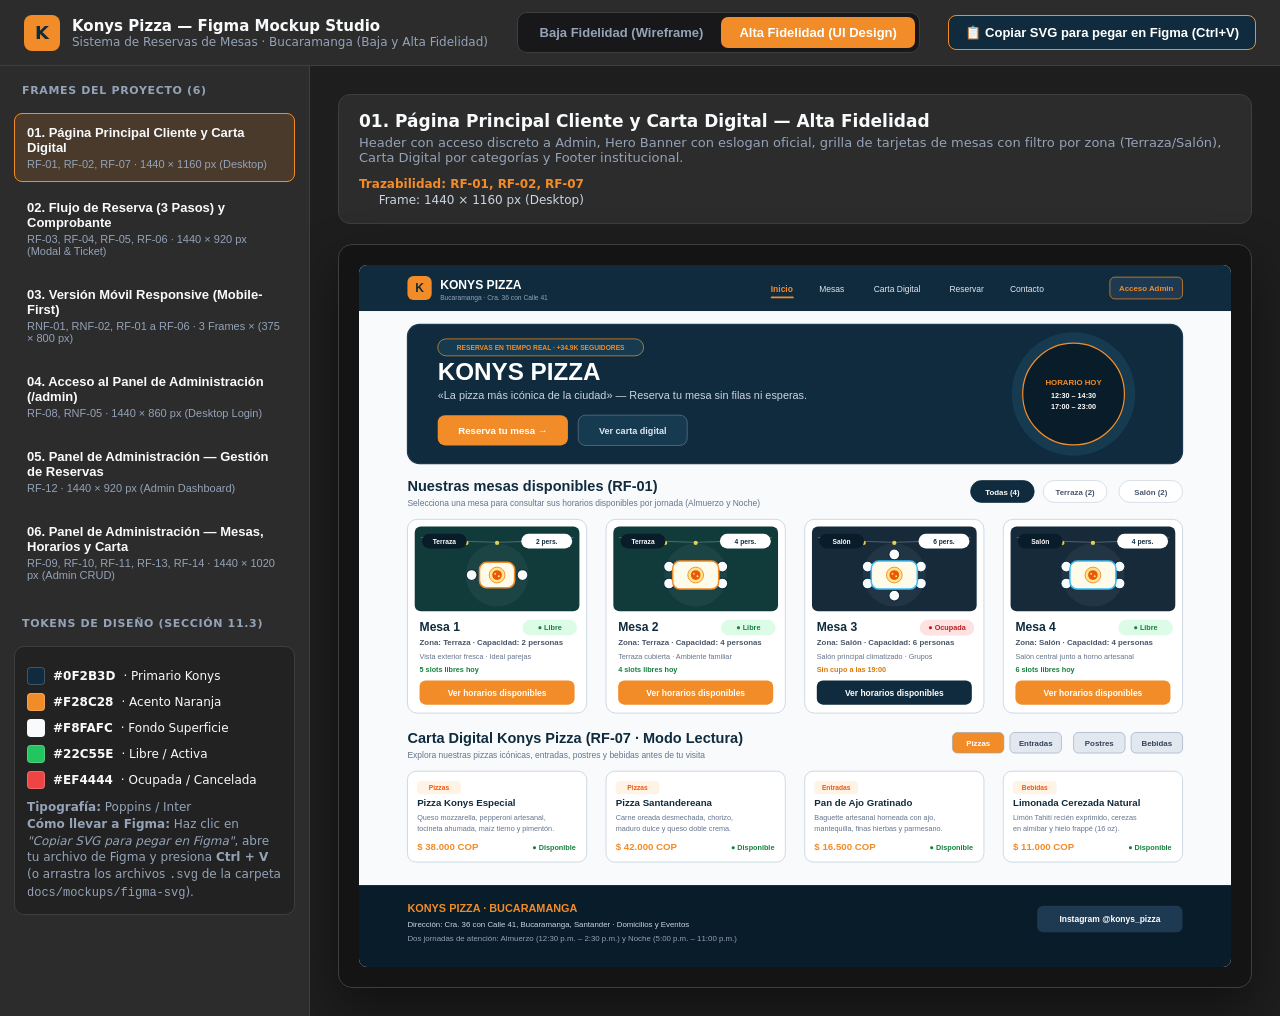
<file: docs/mockups/index.html>
<!DOCTYPE html>
<html lang="es">
<head>
  <meta charset="UTF-8" />
  <meta name="viewport" content="width=device-width, initial-scale=1.0" />
  <title>Konys Pizza — Figma Mockup Studio (Baja y Alta Fidelidad)</title>
  <style>
    :root {
      --konys-navy: #0F2B3D;
      --konys-dark: #091C29;
      --konys-orange: #F28C28;
      --konys-orange-hover: #EA580C;
      --bg-canvas: #1E1E1E;
      --bg-panel: #2C2C2C;
      --border-panel: #3E3E3E;
      --text-main: #F8FAFC;
      --text-muted: #94A3B8;
    }
    * { box-sizing: border-box; margin: 0; padding: 0; }
    body {
      font-family: 'Segoe UI', Inter, Poppins, system-ui, sans-serif;
      background: var(--bg-canvas);
      color: var(--text-main);
      display: flex;
      flex-direction: column;
      min-height: 100vh;
    }
    /* Top Figma-like Toolbar */
    header {
      background: var(--bg-panel);
      border-bottom: 1px solid var(--border-panel);
      padding: 12px 24px;
      display: flex;
      align-items: center;
      justify-content: space-between;
      gap: 16px;
      position: sticky;
      top: 0;
      z-index: 50;
    }
    .brand {
      display: flex;
      align-items: center;
      gap: 12px;
    }
    .brand-badge {
      width: 36px;
      height: 36px;
      border-radius: 8px;
      background: var(--konys-orange);
      color: var(--konys-navy);
      font-weight: 900;
      font-size: 18px;
      display: flex;
      align-items: center;
      justify-content: center;
    }
    .brand-title {
      font-size: 15px;
      font-weight: 700;
    }
    .brand-sub {
      font-size: 12px;
      color: var(--text-muted);
    }
    .mode-switch {
      display: flex;
      background: #18181B;
      padding: 4px;
      border-radius: 10px;
      border: 1px solid var(--border-panel);
    }
    .mode-btn {
      padding: 8px 18px;
      border: none;
      background: transparent;
      color: var(--text-muted);
      font-size: 13px;
      font-weight: 700;
      border-radius: 7px;
      cursor: pointer;
      transition: all 0.15s;
    }
    .mode-btn.active {
      background: var(--konys-orange);
      color: #FFFFFF;
    }
    .actions {
      display: flex;
      align-items: center;
      gap: 10px;
    }
    .btn-copy {
      background: var(--konys-navy);
      color: #FFFFFF;
      border: 1px solid var(--konys-orange);
      padding: 9px 16px;
      border-radius: 8px;
      font-size: 13px;
      font-weight: 700;
      cursor: pointer;
      transition: all 0.15s;
    }
    .btn-copy:hover {
      background: var(--konys-orange);
    }
    /* Main Workspace */
    .workspace {
      display: grid;
      grid-template-columns: 310px 1fr;
      flex: 1;
    }
    aside {
      background: var(--bg-panel);
      border-right: 1px solid var(--border-panel);
      padding: 18px 14px;
      display: flex;
      flex-direction: column;
      gap: 16px;
    }
    .section-label {
      font-size: 11px;
      font-weight: 800;
      text-transform: uppercase;
      letter-spacing: 0.06em;
      color: var(--text-muted);
      padding: 0 8px;
    }
    .screen-list {
      display: flex;
      flex-direction: column;
      gap: 6px;
    }
    .screen-item {
      text-align: left;
      padding: 11px 12px;
      border-radius: 8px;
      background: transparent;
      border: 1px solid transparent;
      color: var(--text-main);
      cursor: pointer;
      transition: all 0.15s;
    }
    .screen-item:hover {
      background: #383838;
    }
    .screen-item.active {
      background: rgba(242, 140, 40, 0.15);
      border-color: var(--konys-orange);
    }
    .screen-item-title {
      font-size: 13px;
      font-weight: 700;
      margin-bottom: 3px;
    }
    .screen-item-meta {
      font-size: 11px;
      color: var(--text-muted);
    }
    .tokens-box {
      background: #222222;
      border: 1px solid var(--border-panel);
      border-radius: 10px;
      padding: 12px;
      font-size: 12px;
    }
    .swatch-row {
      display: flex;
      align-items: center;
      gap: 8px;
      margin-top: 8px;
    }
    .swatch {
      width: 18px;
      height: 18px;
      border-radius: 4px;
      border: 1px solid rgba(255,255,255,0.2);
    }
    main {
      padding: 28px;
      overflow: auto;
      display: flex;
      flex-direction: column;
      align-items: center;
      gap: 20px;
    }
    .canvas-info {
      width: 100%;
      max-width: 1200px;
      background: var(--bg-panel);
      border: 1px solid var(--border-panel);
      border-radius: 12px;
      padding: 16px 20px;
      display: flex;
      justify-content: space-between;
      align-items: center;
      flex-wrap: wrap;
      gap: 12px;
    }
    .svg-stage {
      width: 100%;
      max-width: 1200px;
      background: #141414;
      border: 1px solid var(--border-panel);
      border-radius: 14px;
      padding: 20px;
      box-shadow: 0 20px 50px rgba(0,0,0,0.45);
      overflow: auto;
    }
    .svg-stage svg {
      width: 100%;
      height: auto;
      display: block;
      border-radius: 8px;
    }
    .toast {
      position: fixed;
      bottom: 24px;
      right: 24px;
      background: #15803D;
      color: #FFFFFF;
      padding: 12px 20px;
      border-radius: 10px;
      font-size: 13px;
      font-weight: 700;
      opacity: 0;
      pointer-events: none;
      transition: opacity 0.25s;
      box-shadow: 0 10px 25px rgba(0,0,0,0.35);
    }
    .toast.show { opacity: 1; }
  </style>
</head>
<body>
  <header>
    <div class="brand">
      <div class="brand-badge">K</div>
      <div>
        <div class="brand-title">Konys Pizza — Figma Mockup Studio</div>
        <div class="brand-sub">Sistema de Reservas de Mesas · Bucaramanga (Baja y Alta Fidelidad)</div>
      </div>
    </div>

    <div class="mode-switch">
      <button id="btn-baja" class="mode-btn" onclick="setFidelity('baja')">Baja Fidelidad (Wireframe)</button>
      <button id="btn-alta" class="mode-btn active" onclick="setFidelity('alta')">Alta Fidelidad (UI Design)</button>
    </div>

    <div class="actions">
      <button class="btn-copy" onclick="copyCurrentSvg()">📋 Copiar SVG para pegar en Figma (Ctrl+V)</button>
    </div>
  </header>

  <div class="workspace">
    <aside>
      <div class="section-label">Frames del Proyecto (6)</div>
      <div id="screen-list" class="screen-list"></div>

      <div class="section-label" style="margin-top:8px;">Tokens de Diseño (Sección 11.3)</div>
      <div class="tokens-box">
        <div class="swatch-row"><span class="swatch" style="background:#0F2B3D;"></span> <strong>#0F2B3D</strong> · Primario Konys</div>
        <div class="swatch-row"><span class="swatch" style="background:#F28C28;"></span> <strong>#F28C28</strong> · Acento Naranja</div>
        <div class="swatch-row"><span class="swatch" style="background:#F8FAFC;"></span> <strong>#F8FAFC</strong> · Fondo Superficie</div>
        <div class="swatch-row"><span class="swatch" style="background:#22C55E;"></span> <strong>#22C55E</strong> · Libre / Activa</div>
        <div class="swatch-row"><span class="swatch" style="background:#EF4444;"></span> <strong>#EF4444</strong> · Ocupada / Cancelada</div>
        <div style="margin-top:10px; color:#94A3B8; line-height:1.4;">
          <strong>Tipografía:</strong> Poppins / Inter<br/>
          <strong>Cómo llevar a Figma:</strong> Haz clic en <em>"Copiar SVG para pegar en Figma"</em>, abre tu archivo de Figma y presiona <strong>Ctrl + V</strong> (o arrastra los archivos <code>.svg</code> de la carpeta <code>docs/mockups/figma-svg</code>).
        </div>
      </div>
    </aside>

    <main>
      <div class="canvas-info">
        <div>
          <div id="info-title" style="font-size:17px; font-weight:800;"></div>
          <div id="info-desc" style="font-size:13px; color:#94A3B8; margin-top:4px;"></div>
        </div>
        <div style="text-align:right;">
          <div id="info-rf" style="font-size:12px; font-weight:700; color:#F28C28;"></div>
          <div id="info-size" style="font-size:12px; color:#CBD5E1; margin-top:2px;"></div>
        </div>
      </div>

      <div id="svg-stage" class="svg-stage"></div>
    </main>
  </div>

  <div id="toast" class="toast">✓ ¡SVG copiado! Abre Figma y presiona Ctrl + V para pegarlo como capas editables.</div>

  <script>
    const SCREENS = [{"id": "01_pagina_principal_cliente", "title": "01. Página Principal Cliente y Carta Digital", "rf": "RF-01, RF-02, RF-07", "size": "1440 × 1160 px (Desktop)", "desc": "Header con acceso discreto a Admin, Hero Banner con eslogan oficial, grilla de tarjetas de mesas con filtro por zona (Terraza/Salón), Carta Digital por categorías y Footer institucional."}, {"id": "02_flujo_reserva_y_confirmacion", "title": "02. Flujo de Reserva (3 Pasos) y Comprobante", "rf": "RF-03, RF-04, RF-05, RF-06", "size": "1440 × 920 px (Modal & Ticket)", "desc": "Modal interactivo en 3 pasos: 1) Calendario de fecha, 2) Grilla de horarios por jornada (Almuerzo y Noche) con estados Libre/Ocupado/Seleccionado, 3) Datos del cliente + Resumen + Comprobante de confirmación."}, {"id": "03_version_movil_responsive", "title": "03. Versión Móvil Responsive (Mobile-First)", "rf": "RNF-01, RNF-02, RF-01 a RF-06", "size": "3 Frames × (375 × 800 px)", "desc": "Flujo completo adaptado a dispositivos móviles: 1) Inicio y lista vertical de mesas, 2) Selección de fecha y grilla de horarios de 3 columnas + formulario, 3) Pantalla de reserva confirmada."}, {"id": "04_acceso_administrador", "title": "04. Acceso al Panel de Administración (/admin)", "rf": "RF-08, RNF-05", "size": "1440 × 860 px (Desktop Login)", "desc": "Pantalla de autenticación protegida por contraseña para el administrador del restaurante con identidad visual de Konys Pizza y retorno rápido a la vista de cliente."}, {"id": "05_admin_panel_reservas", "title": "05. Panel de Administración — Gestión de Reservas", "rf": "RF-12", "size": "1440 × 920 px (Admin Dashboard)", "desc": "Menú lateral administrativo, indicadores clave del día (KPIs), barra de filtros por fecha, mesa y estado, listado tabular de reservas y paginación."}, {"id": "06_admin_mesas_horarios_carta", "title": "06. Panel de Administración — Mesas, Horarios y Carta", "rf": "RF-09, RF-10, RF-11, RF-13, RF-14", "size": "1440 × 1020 px (Admin CRUD)", "desc": "Tabla de gestión de mesas con interruptores (toggles) Activa/Inactiva, configuración de horarios por jornada (Almuerzo y Noche, slots de 60 min) y administración de platos de la Carta Digital."}];
    const SVG_DATA = {"baja": {"01_pagina_principal_cliente": "<svg xmlns=\"http://www.w3.org/2000/svg\" viewBox=\"0 0 1440 1160\" width=\"1440\" height=\"1160\">\n<rect width=\"1440\" height=\"1160\" fill=\"#FFFFFF\"/>\n<g id=\"Frame_Header\">\n<rect x=\"0\" y=\"0\" width=\"1440\" height=\"76\" fill=\"#F1F5F9\" stroke=\"#CBD5E1\" stroke-width=\"1.5\"/>\n<g id=\"Placeholder_80_18\"><rect x=\"80\" y=\"18\" width=\"56\" height=\"40\" rx=\"6\" fill=\"#E2E8F0\" stroke=\"#94A3B8\" stroke-width=\"1.5\"/><line x1=\"80\" y1=\"18\" x2=\"136\" y2=\"58\" stroke=\"#94A3B8\" stroke-width=\"1.2\"/><line x1=\"136\" y1=\"18\" x2=\"80\" y2=\"58\" stroke=\"#94A3B8\" stroke-width=\"1.2\"/><rect x=\"66.0\" y=\"26.0\" width=\"84\" height=\"24\" rx=\"4\" fill=\"#F8FAFC\" stroke=\"#94A3B8\" stroke-width=\"1\"/><text x=\"108.0\" y=\"42.0\" font-family=\"Segoe UI, Inter, Poppins, Arial, sans-serif\" font-size=\"11\" font-weight=\"600\" fill=\"#475569\" text-anchor=\"middle\">LOGO</text></g>\n<text x=\"150\" y=\"45\" font-family=\"Segoe UI, Inter, Poppins, Arial, sans-serif\" font-size=\"20\" font-weight=\"700\" fill=\"#1E293B\">Konys Pizza</text>\n<text x=\"720\" y=\"44\" font-family=\"Segoe UI, Inter, Poppins, Arial, sans-serif\" font-size=\"14\" font-weight=\"500\" fill=\"#475569\">Inicio</text>\n<text x=\"795\" y=\"44\" font-family=\"Segoe UI, Inter, Poppins, Arial, sans-serif\" font-size=\"14\" font-weight=\"500\" fill=\"#475569\">Mesas</text>\n<text x=\"870\" y=\"44\" font-family=\"Segoe UI, Inter, Poppins, Arial, sans-serif\" font-size=\"14\" font-weight=\"500\" fill=\"#475569\">Carta</text>\n<text x=\"945\" y=\"44\" font-family=\"Segoe UI, Inter, Poppins, Arial, sans-serif\" font-size=\"14\" font-weight=\"500\" fill=\"#475569\">Reservar</text>\n<text x=\"1040\" y=\"44\" font-family=\"Segoe UI, Inter, Poppins, Arial, sans-serif\" font-size=\"14\" font-weight=\"500\" fill=\"#475569\">Contacto</text>\n<rect x=\"1250\" y=\"20\" width=\"110\" height=\"36\" rx=\"6\" fill=\"#FFFFFF\" stroke=\"#64748B\" stroke-width=\"1.5\"/>\n<text x=\"1305\" y=\"43\" font-family=\"Segoe UI, Inter, Poppins, Arial, sans-serif\" font-size=\"13\" font-weight=\"600\" fill=\"#334155\" text-anchor=\"middle\">Admin</text>\n</g>\n<g id=\"Frame_Hero\">\n<rect x=\"80\" y=\"98\" width=\"1280\" height=\"230\" rx=\"8\" fill=\"#E2E8F0\" stroke=\"#94A3B8\" stroke-width=\"1.5\"/>\n<text x=\"720\" y=\"162\" font-family=\"Segoe UI, Inter, Poppins, Arial, sans-serif\" font-size=\"38\" font-weight=\"800\" fill=\"#1E293B\" text-anchor=\"middle\">KONYS PIZZA</text>\n<text x=\"720\" y=\"196\" font-family=\"Segoe UI, Inter, Poppins, Arial, sans-serif\" font-size=\"18\" font-weight=\"500\" fill=\"#475569\" text-anchor=\"middle\">La pizza más icónica de la ciudad · Sistema de Reservas de Mesas</text>\n<rect x=\"600\" y=\"225\" width=\"240\" height=\"52\" rx=\"8\" fill=\"#334155\"/>\n<text x=\"720\" y=\"257\" font-family=\"Segoe UI, Inter, Poppins, Arial, sans-serif\" font-size=\"16\" font-weight=\"700\" fill=\"#FFFFFF\" text-anchor=\"middle\">Reserva tu mesa</text>\n</g>\n<g id=\"Frame_Seccion_Mesas\">\n<text x=\"80\" y=\"374\" font-family=\"Segoe UI, Inter, Poppins, Arial, sans-serif\" font-size=\"24\" font-weight=\"800\" fill=\"#1E293B\">Nuestras mesas disponibles (RF-01)</text>\n<text x=\"80\" y=\"398\" font-family=\"Segoe UI, Inter, Poppins, Arial, sans-serif\" font-size=\"14\" font-weight=\"400\" fill=\"#64748B\">Selecciona una mesa para consultar sus horarios disponibles por jornada (Almuerzo y Noche)</text>\n<rect x=\"1010\" y=\"356\" width=\"105\" height=\"36\" rx=\"18\" fill=\"#334155\" stroke=\"#334155\" stroke-width=\"1.2\"/>\n<text x=\"1062.5\" y=\"379\" font-family=\"Segoe UI, Inter, Poppins, Arial, sans-serif\" font-size=\"13\" font-weight=\"600\" fill=\"#FFFFFF\" text-anchor=\"middle\">Todas (4)</text>\n<rect x=\"1130\" y=\"356\" width=\"105\" height=\"36\" rx=\"18\" fill=\"#F8FAFC\" stroke=\"#94A3B8\" stroke-width=\"1.2\"/>\n<text x=\"1182.5\" y=\"379\" font-family=\"Segoe UI, Inter, Poppins, Arial, sans-serif\" font-size=\"13\" font-weight=\"600\" fill=\"#475569\" text-anchor=\"middle\">Terraza (2)</text>\n<rect x=\"1255\" y=\"356\" width=\"105\" height=\"36\" rx=\"18\" fill=\"#F8FAFC\" stroke=\"#94A3B8\" stroke-width=\"1.2\"/>\n<text x=\"1307.5\" y=\"379\" font-family=\"Segoe UI, Inter, Poppins, Arial, sans-serif\" font-size=\"13\" font-weight=\"600\" fill=\"#475569\" text-anchor=\"middle\">Salón (2)</text>\n<g id=\"Card_Mesa_1\">\n<rect x=\"80\" y=\"420\" width=\"296\" height=\"320\" rx=\"8\" fill=\"#FFFFFF\" stroke=\"#64748B\" stroke-width=\"1.5\"/>\n<g id=\"Placeholder_94_434\"><rect x=\"94\" y=\"434\" width=\"268\" height=\"136\" rx=\"6\" fill=\"#E2E8F0\" stroke=\"#94A3B8\" stroke-width=\"1.5\"/><line x1=\"94\" y1=\"434\" x2=\"362\" y2=\"570\" stroke=\"#94A3B8\" stroke-width=\"1.2\"/><line x1=\"362\" y1=\"434\" x2=\"94\" y2=\"570\" stroke=\"#94A3B8\" stroke-width=\"1.2\"/><rect x=\"180.5\" y=\"490.0\" width=\"95\" height=\"24\" rx=\"4\" fill=\"#F8FAFC\" stroke=\"#94A3B8\" stroke-width=\"1\"/><text x=\"228.0\" y=\"506.0\" font-family=\"Segoe UI, Inter, Poppins, Arial, sans-serif\" font-size=\"11\" font-weight=\"600\" fill=\"#475569\" text-anchor=\"middle\">FOTO MESA 1</text></g>\n<text x=\"98\" y=\"602\" font-family=\"Segoe UI, Inter, Poppins, Arial, sans-serif\" font-size=\"19\" font-weight=\"700\" fill=\"#1E293B\">Mesa 1</text>\n<text x=\"98\" y=\"625\" font-family=\"Segoe UI, Inter, Poppins, Arial, sans-serif\" font-size=\"13\" font-weight=\"500\" fill=\"#64748B\">Terraza · 2 personas</text>\n<rect x=\"98\" y=\"640\" width=\"76\" height=\"26\" rx=\"13\" fill=\"#F8FAFC\" stroke=\"#64748B\" stroke-width=\"1.2\"/>\n<text x=\"136\" y=\"657\" font-family=\"Segoe UI, Inter, Poppins, Arial, sans-serif\" font-size=\"12\" font-weight=\"600\" fill=\"#334155\" text-anchor=\"middle\">Libre</text>\n<rect x=\"98\" y=\"684\" width=\"260\" height=\"40\" rx=\"6\" fill=\"#F1F5F9\" stroke=\"#334155\" stroke-width=\"1.5\"/>\n<text x=\"228.0\" y=\"709\" font-family=\"Segoe UI, Inter, Poppins, Arial, sans-serif\" font-size=\"14\" font-weight=\"700\" fill=\"#1E293B\" text-anchor=\"middle\">Ver horarios</text>\n</g>\n<g id=\"Card_Mesa_2\">\n<rect x=\"408\" y=\"420\" width=\"296\" height=\"320\" rx=\"8\" fill=\"#FFFFFF\" stroke=\"#64748B\" stroke-width=\"1.5\"/>\n<g id=\"Placeholder_422_434\"><rect x=\"422\" y=\"434\" width=\"268\" height=\"136\" rx=\"6\" fill=\"#E2E8F0\" stroke=\"#94A3B8\" stroke-width=\"1.5\"/><line x1=\"422\" y1=\"434\" x2=\"690\" y2=\"570\" stroke=\"#94A3B8\" stroke-width=\"1.2\"/><line x1=\"690\" y1=\"434\" x2=\"422\" y2=\"570\" stroke=\"#94A3B8\" stroke-width=\"1.2\"/><rect x=\"508.5\" y=\"490.0\" width=\"95\" height=\"24\" rx=\"4\" fill=\"#F8FAFC\" stroke=\"#94A3B8\" stroke-width=\"1\"/><text x=\"556.0\" y=\"506.0\" font-family=\"Segoe UI, Inter, Poppins, Arial, sans-serif\" font-size=\"11\" font-weight=\"600\" fill=\"#475569\" text-anchor=\"middle\">FOTO MESA 2</text></g>\n<text x=\"426\" y=\"602\" font-family=\"Segoe UI, Inter, Poppins, Arial, sans-serif\" font-size=\"19\" font-weight=\"700\" fill=\"#1E293B\">Mesa 2</text>\n<text x=\"426\" y=\"625\" font-family=\"Segoe UI, Inter, Poppins, Arial, sans-serif\" font-size=\"13\" font-weight=\"500\" fill=\"#64748B\">Terraza · 4 personas</text>\n<rect x=\"426\" y=\"640\" width=\"76\" height=\"26\" rx=\"13\" fill=\"#F8FAFC\" stroke=\"#64748B\" stroke-width=\"1.2\"/>\n<text x=\"464\" y=\"657\" font-family=\"Segoe UI, Inter, Poppins, Arial, sans-serif\" font-size=\"12\" font-weight=\"600\" fill=\"#334155\" text-anchor=\"middle\">Libre</text>\n<rect x=\"426\" y=\"684\" width=\"260\" height=\"40\" rx=\"6\" fill=\"#F1F5F9\" stroke=\"#334155\" stroke-width=\"1.5\"/>\n<text x=\"556.0\" y=\"709\" font-family=\"Segoe UI, Inter, Poppins, Arial, sans-serif\" font-size=\"14\" font-weight=\"700\" fill=\"#1E293B\" text-anchor=\"middle\">Ver horarios</text>\n</g>\n<g id=\"Card_Mesa_3\">\n<rect x=\"736\" y=\"420\" width=\"296\" height=\"320\" rx=\"8\" fill=\"#FFFFFF\" stroke=\"#64748B\" stroke-width=\"1.5\"/>\n<g id=\"Placeholder_750_434\"><rect x=\"750\" y=\"434\" width=\"268\" height=\"136\" rx=\"6\" fill=\"#E2E8F0\" stroke=\"#94A3B8\" stroke-width=\"1.5\"/><line x1=\"750\" y1=\"434\" x2=\"1018\" y2=\"570\" stroke=\"#94A3B8\" stroke-width=\"1.2\"/><line x1=\"1018\" y1=\"434\" x2=\"750\" y2=\"570\" stroke=\"#94A3B8\" stroke-width=\"1.2\"/><rect x=\"836.5\" y=\"490.0\" width=\"95\" height=\"24\" rx=\"4\" fill=\"#F8FAFC\" stroke=\"#94A3B8\" stroke-width=\"1\"/><text x=\"884.0\" y=\"506.0\" font-family=\"Segoe UI, Inter, Poppins, Arial, sans-serif\" font-size=\"11\" font-weight=\"600\" fill=\"#475569\" text-anchor=\"middle\">FOTO MESA 3</text></g>\n<text x=\"754\" y=\"602\" font-family=\"Segoe UI, Inter, Poppins, Arial, sans-serif\" font-size=\"19\" font-weight=\"700\" fill=\"#1E293B\">Mesa 3</text>\n<text x=\"754\" y=\"625\" font-family=\"Segoe UI, Inter, Poppins, Arial, sans-serif\" font-size=\"13\" font-weight=\"500\" fill=\"#64748B\">Salón · 6 personas</text>\n<rect x=\"754\" y=\"640\" width=\"88\" height=\"26\" rx=\"13\" fill=\"#334155\"/>\n<text x=\"798\" y=\"657\" font-family=\"Segoe UI, Inter, Poppins, Arial, sans-serif\" font-size=\"12\" font-weight=\"600\" fill=\"#FFFFFF\" text-anchor=\"middle\">Ocupada</text>\n<rect x=\"754\" y=\"684\" width=\"260\" height=\"40\" rx=\"6\" fill=\"#F1F5F9\" stroke=\"#334155\" stroke-width=\"1.5\"/>\n<text x=\"884.0\" y=\"709\" font-family=\"Segoe UI, Inter, Poppins, Arial, sans-serif\" font-size=\"14\" font-weight=\"700\" fill=\"#1E293B\" text-anchor=\"middle\">Ver horarios</text>\n</g>\n<g id=\"Card_Mesa_4\">\n<rect x=\"1064\" y=\"420\" width=\"296\" height=\"320\" rx=\"8\" fill=\"#FFFFFF\" stroke=\"#64748B\" stroke-width=\"1.5\"/>\n<g id=\"Placeholder_1078_434\"><rect x=\"1078\" y=\"434\" width=\"268\" height=\"136\" rx=\"6\" fill=\"#E2E8F0\" stroke=\"#94A3B8\" stroke-width=\"1.5\"/><line x1=\"1078\" y1=\"434\" x2=\"1346\" y2=\"570\" stroke=\"#94A3B8\" stroke-width=\"1.2\"/><line x1=\"1346\" y1=\"434\" x2=\"1078\" y2=\"570\" stroke=\"#94A3B8\" stroke-width=\"1.2\"/><rect x=\"1164.5\" y=\"490.0\" width=\"95\" height=\"24\" rx=\"4\" fill=\"#F8FAFC\" stroke=\"#94A3B8\" stroke-width=\"1\"/><text x=\"1212.0\" y=\"506.0\" font-family=\"Segoe UI, Inter, Poppins, Arial, sans-serif\" font-size=\"11\" font-weight=\"600\" fill=\"#475569\" text-anchor=\"middle\">FOTO MESA 4</text></g>\n<text x=\"1082\" y=\"602\" font-family=\"Segoe UI, Inter, Poppins, Arial, sans-serif\" font-size=\"19\" font-weight=\"700\" fill=\"#1E293B\">Mesa 4</text>\n<text x=\"1082\" y=\"625\" font-family=\"Segoe UI, Inter, Poppins, Arial, sans-serif\" font-size=\"13\" font-weight=\"500\" fill=\"#64748B\">Salón · 4 personas</text>\n<rect x=\"1082\" y=\"640\" width=\"76\" height=\"26\" rx=\"13\" fill=\"#F8FAFC\" stroke=\"#64748B\" stroke-width=\"1.2\"/>\n<text x=\"1120\" y=\"657\" font-family=\"Segoe UI, Inter, Poppins, Arial, sans-serif\" font-size=\"12\" font-weight=\"600\" fill=\"#334155\" text-anchor=\"middle\">Libre</text>\n<rect x=\"1082\" y=\"684\" width=\"260\" height=\"40\" rx=\"6\" fill=\"#F1F5F9\" stroke=\"#334155\" stroke-width=\"1.5\"/>\n<text x=\"1212.0\" y=\"709\" font-family=\"Segoe UI, Inter, Poppins, Arial, sans-serif\" font-size=\"14\" font-weight=\"700\" fill=\"#1E293B\" text-anchor=\"middle\">Ver horarios</text>\n</g>\n</g>\n<g id=\"Frame_Carta_Digital\">\n<text x=\"80\" y=\"790\" font-family=\"Segoe UI, Inter, Poppins, Arial, sans-serif\" font-size=\"24\" font-weight=\"800\" fill=\"#1E293B\">Carta Digital Konys Pizza (RF-07 · Modo Lectura)</text>\n<text x=\"80\" y=\"814\" font-family=\"Segoe UI, Inter, Poppins, Arial, sans-serif\" font-size=\"14\" font-weight=\"400\" fill=\"#64748B\">Explora nuestras pizzas icónicas, entradas, postres y bebidas antes de tu visita</text>\n<rect x=\"980\" y=\"772\" width=\"85\" height=\"34\" rx=\"8\" fill=\"#334155\" stroke=\"#94A3B8\" stroke-width=\"1\"/>\n<text x=\"1022.5\" y=\"794\" font-family=\"Segoe UI, Inter, Poppins, Arial, sans-serif\" font-size=\"13\" font-weight=\"700\" fill=\"#FFFFFF\" text-anchor=\"middle\">Pizzas</text>\n<rect x=\"1075\" y=\"772\" width=\"85\" height=\"34\" rx=\"8\" fill=\"#FFFFFF\" stroke=\"#94A3B8\" stroke-width=\"1\"/>\n<text x=\"1117.5\" y=\"794\" font-family=\"Segoe UI, Inter, Poppins, Arial, sans-serif\" font-size=\"13\" font-weight=\"700\" fill=\"#334155\" text-anchor=\"middle\">Entradas</text>\n<rect x=\"1180\" y=\"772\" width=\"85\" height=\"34\" rx=\"8\" fill=\"#FFFFFF\" stroke=\"#94A3B8\" stroke-width=\"1\"/>\n<text x=\"1222.5\" y=\"794\" font-family=\"Segoe UI, Inter, Poppins, Arial, sans-serif\" font-size=\"13\" font-weight=\"700\" fill=\"#334155\" text-anchor=\"middle\">Postres</text>\n<rect x=\"1275\" y=\"772\" width=\"85\" height=\"34\" rx=\"8\" fill=\"#FFFFFF\" stroke=\"#94A3B8\" stroke-width=\"1\"/>\n<text x=\"1317.5\" y=\"794\" font-family=\"Segoe UI, Inter, Poppins, Arial, sans-serif\" font-size=\"13\" font-weight=\"700\" fill=\"#334155\" text-anchor=\"middle\">Bebidas</text>\n<rect x=\"80\" y=\"836\" width=\"296\" height=\"150\" rx=\"8\" fill=\"#F8FAFC\" stroke=\"#94A3B8\" stroke-width=\"1.5\"/>\n<text x=\"96\" y=\"868\" font-family=\"Segoe UI, Inter, Poppins, Arial, sans-serif\" font-size=\"11\" font-weight=\"700\" fill=\"#64748B\">[PIZZAS]</text>\n<text x=\"96\" y=\"892\" font-family=\"Segoe UI, Inter, Poppins, Arial, sans-serif\" font-size=\"16\" font-weight=\"700\" fill=\"#1E293B\">Pizza Konys Especial</text>\n<text x=\"96\" y=\"916\" font-family=\"Segoe UI, Inter, Poppins, Arial, sans-serif\" font-size=\"12\" font-weight=\"400\" fill=\"#475569\">Queso mozzarella, pepperoni artesanal,</text>\n<text x=\"96\" y=\"934\" font-family=\"Segoe UI, Inter, Poppins, Arial, sans-serif\" font-size=\"12\" font-weight=\"400\" fill=\"#475569\">tocineta ahumada, maíz tierno y pimentón.</text>\n<text x=\"96\" y=\"966\" font-family=\"Segoe UI, Inter, Poppins, Arial, sans-serif\" font-size=\"15\" font-weight=\"700\" fill=\"#1E293B\">$ 38.000 COP</text>\n<rect x=\"408\" y=\"836\" width=\"296\" height=\"150\" rx=\"8\" fill=\"#F8FAFC\" stroke=\"#94A3B8\" stroke-width=\"1.5\"/>\n<text x=\"424\" y=\"868\" font-family=\"Segoe UI, Inter, Poppins, Arial, sans-serif\" font-size=\"11\" font-weight=\"700\" fill=\"#64748B\">[PIZZAS]</text>\n<text x=\"424\" y=\"892\" font-family=\"Segoe UI, Inter, Poppins, Arial, sans-serif\" font-size=\"16\" font-weight=\"700\" fill=\"#1E293B\">Pizza Santandereana</text>\n<text x=\"424\" y=\"916\" font-family=\"Segoe UI, Inter, Poppins, Arial, sans-serif\" font-size=\"12\" font-weight=\"400\" fill=\"#475569\">Carne oreada desmechada, chorizo,</text>\n<text x=\"424\" y=\"934\" font-family=\"Segoe UI, Inter, Poppins, Arial, sans-serif\" font-size=\"12\" font-weight=\"400\" fill=\"#475569\">maduro dulce y queso doble crema.</text>\n<text x=\"424\" y=\"966\" font-family=\"Segoe UI, Inter, Poppins, Arial, sans-serif\" font-size=\"15\" font-weight=\"700\" fill=\"#1E293B\">$ 42.000 COP</text>\n<rect x=\"736\" y=\"836\" width=\"296\" height=\"150\" rx=\"8\" fill=\"#F8FAFC\" stroke=\"#94A3B8\" stroke-width=\"1.5\"/>\n<text x=\"752\" y=\"868\" font-family=\"Segoe UI, Inter, Poppins, Arial, sans-serif\" font-size=\"11\" font-weight=\"700\" fill=\"#64748B\">[ENTRADAS]</text>\n<text x=\"752\" y=\"892\" font-family=\"Segoe UI, Inter, Poppins, Arial, sans-serif\" font-size=\"16\" font-weight=\"700\" fill=\"#1E293B\">Pan de Ajo Gratinado</text>\n<text x=\"752\" y=\"916\" font-family=\"Segoe UI, Inter, Poppins, Arial, sans-serif\" font-size=\"12\" font-weight=\"400\" fill=\"#475569\">Baguette artesanal horneada con ajo,</text>\n<text x=\"752\" y=\"934\" font-family=\"Segoe UI, Inter, Poppins, Arial, sans-serif\" font-size=\"12\" font-weight=\"400\" fill=\"#475569\">mantequilla, finas hierbas y parmesano.</text>\n<text x=\"752\" y=\"966\" font-family=\"Segoe UI, Inter, Poppins, Arial, sans-serif\" font-size=\"15\" font-weight=\"700\" fill=\"#1E293B\">$ 16.500 COP</text>\n<rect x=\"1064\" y=\"836\" width=\"296\" height=\"150\" rx=\"8\" fill=\"#F8FAFC\" stroke=\"#94A3B8\" stroke-width=\"1.5\"/>\n<text x=\"1080\" y=\"868\" font-family=\"Segoe UI, Inter, Poppins, Arial, sans-serif\" font-size=\"11\" font-weight=\"700\" fill=\"#64748B\">[BEBIDAS]</text>\n<text x=\"1080\" y=\"892\" font-family=\"Segoe UI, Inter, Poppins, Arial, sans-serif\" font-size=\"16\" font-weight=\"700\" fill=\"#1E293B\">Limonada Cerezada Natural</text>\n<text x=\"1080\" y=\"916\" font-family=\"Segoe UI, Inter, Poppins, Arial, sans-serif\" font-size=\"12\" font-weight=\"400\" fill=\"#475569\">Limón Tahití recién exprimido, cerezas</text>\n<text x=\"1080\" y=\"934\" font-family=\"Segoe UI, Inter, Poppins, Arial, sans-serif\" font-size=\"12\" font-weight=\"400\" fill=\"#475569\">en almíbar y hielo frappé (16 oz).</text>\n<text x=\"1080\" y=\"966\" font-family=\"Segoe UI, Inter, Poppins, Arial, sans-serif\" font-size=\"15\" font-weight=\"700\" fill=\"#1E293B\">$ 11.000 COP</text>\n</g>\n<g id=\"Frame_Footer\">\n<rect x=\"0\" y=\"1024\" width=\"1440\" height=\"136\" fill=\"#F1F5F9\" stroke=\"#94A3B8\" stroke-width=\"1.5\"/>\n<text x=\"80\" y=\"1072\" font-family=\"Segoe UI, Inter, Poppins, Arial, sans-serif\" font-size=\"15\" font-weight=\"700\" fill=\"#1E293B\">Cra. 36 con calle 41, Bucaramanga, Santander</text>\n<text x=\"80\" y=\"1098\" font-family=\"Segoe UI, Inter, Poppins, Arial, sans-serif\" font-size=\"14\" font-weight=\"400\" fill=\"#475569\">Domicilios y eventos · Horario: 12:30–2:30 p.m. y 5:00–11:00 p.m.</text>\n<text x=\"1360\" y=\"1085\" font-family=\"Segoe UI, Inter, Poppins, Arial, sans-serif\" font-size=\"15\" font-weight=\"600\" fill=\"#334155\" text-anchor=\"end\">Instagram @konys_pizza</text>\n</g>\n</svg>", "02_flujo_reserva_y_confirmacion": "<svg xmlns=\"http://www.w3.org/2000/svg\" viewBox=\"0 0 1440 920\" width=\"1440\" height=\"920\">\n<rect width=\"1440\" height=\"920\" fill=\"#CBD5E1\"/>\n<rect x=\"0\" y=\"0\" width=\"1440\" height=\"60\" fill=\"#E2E8F0\" stroke=\"#94A3B8\"/>\n<text x=\"60\" y=\"36\" font-family=\"Segoe UI, Inter, Poppins, Arial, sans-serif\" font-size=\"16\" font-weight=\"800\" fill=\"#1E293B\">KONYS PIZZA · FLUJO DE RESERVA Y COMPROBANTE (BAJA FIDELIDAD · WIREFRAME)</text>\n<g id=\"Modal_Flujo_Reserva\">\n<rect x=\"60\" y=\"84\" width=\"830\" height=\"780\" rx=\"8\" fill=\"#FFFFFF\" stroke=\"#334155\" stroke-width=\"2\"/>\n<line x1=\"60\" y1=\"156\" x2=\"890\" y2=\"156\" stroke=\"#94A3B8\" stroke-width=\"1.5\"/>\n<text x=\"88\" y=\"129\" font-family=\"Segoe UI, Inter, Poppins, Arial, sans-serif\" font-size=\"22\" font-weight=\"700\" fill=\"#1E293B\">Reservar - Mesa 3 (Salón, 6 personas)</text>\n<text x=\"854\" y=\"129\" font-family=\"Segoe UI, Inter, Poppins, Arial, sans-serif\" font-size=\"20\" font-weight=\"700\" fill=\"#475569\" text-anchor=\"middle\">X</text>\n<g id=\"Step1_Fecha\">\n<text x=\"92\" y=\"189\" font-family=\"Segoe UI, Inter, Poppins, Arial, sans-serif\" font-size=\"16\" font-weight=\"800\" fill=\"#1E293B\">1. Elige la fecha (RF-03)</text>\n<rect x=\"92\" y=\"203\" width=\"350\" height=\"42\" rx=\"8\" fill=\"#F8FAFC\" stroke=\"#64748B\" stroke-width=\"1.5\"/>\n<text x=\"108\" y=\"229\" font-family=\"Segoe UI, Inter, Poppins, Arial, sans-serif\" font-size=\"14\" font-weight=\"700\" fill=\"#334155\">Sábado, 17 de octubre de 2026</text>\n<rect x=\"92\" y=\"257\" width=\"350\" height=\"236\" rx=\"10\" fill=\"#FFFFFF\" stroke=\"#CBD5E1\" stroke-width=\"1.2\"/>\n<text x=\"267\" y=\"283\" font-family=\"Segoe UI, Inter, Poppins, Arial, sans-serif\" font-size=\"13\" font-weight=\"700\" fill=\"#334155\" text-anchor=\"middle\">◀   OCTUBRE 2026   ▶</text>\n<text x=\"120\" y=\"307\" font-family=\"Segoe UI, Inter, Poppins, Arial, sans-serif\" font-size=\"11\" font-weight=\"700\" fill=\"#64748B\" text-anchor=\"middle\">L</text>\n<text x=\"168\" y=\"307\" font-family=\"Segoe UI, Inter, Poppins, Arial, sans-serif\" font-size=\"11\" font-weight=\"700\" fill=\"#64748B\" text-anchor=\"middle\">M</text>\n<text x=\"216\" y=\"307\" font-family=\"Segoe UI, Inter, Poppins, Arial, sans-serif\" font-size=\"11\" font-weight=\"700\" fill=\"#64748B\" text-anchor=\"middle\">M</text>\n<text x=\"264\" y=\"307\" font-family=\"Segoe UI, Inter, Poppins, Arial, sans-serif\" font-size=\"11\" font-weight=\"700\" fill=\"#64748B\" text-anchor=\"middle\">J</text>\n<text x=\"312\" y=\"307\" font-family=\"Segoe UI, Inter, Poppins, Arial, sans-serif\" font-size=\"11\" font-weight=\"700\" fill=\"#64748B\" text-anchor=\"middle\">V</text>\n<text x=\"360\" y=\"307\" font-family=\"Segoe UI, Inter, Poppins, Arial, sans-serif\" font-size=\"11\" font-weight=\"700\" fill=\"#64748B\" text-anchor=\"middle\">S</text>\n<text x=\"408\" y=\"307\" font-family=\"Segoe UI, Inter, Poppins, Arial, sans-serif\" font-size=\"11\" font-weight=\"700\" fill=\"#64748B\" text-anchor=\"middle\">D</text>\n<rect x=\"102\" y=\"317\" width=\"36\" height=\"26\" rx=\"6\" fill=\"#F1F5F9\" stroke=\"#E2E8F0\" stroke-width=\"1\"/>\n<text x=\"120\" y=\"334\" font-family=\"Segoe UI, Inter, Poppins, Arial, sans-serif\" font-size=\"12\" font-weight=\"500\" fill=\"#CBD5E1\" text-anchor=\"middle\">1</text>\n<rect x=\"150\" y=\"317\" width=\"36\" height=\"26\" rx=\"6\" fill=\"#F1F5F9\" stroke=\"#E2E8F0\" stroke-width=\"1\"/>\n<text x=\"168\" y=\"334\" font-family=\"Segoe UI, Inter, Poppins, Arial, sans-serif\" font-size=\"12\" font-weight=\"500\" fill=\"#CBD5E1\" text-anchor=\"middle\">2</text>\n<rect x=\"198\" y=\"317\" width=\"36\" height=\"26\" rx=\"6\" fill=\"#F1F5F9\" stroke=\"#E2E8F0\" stroke-width=\"1\"/>\n<text x=\"216\" y=\"334\" font-family=\"Segoe UI, Inter, Poppins, Arial, sans-serif\" font-size=\"12\" font-weight=\"500\" fill=\"#CBD5E1\" text-anchor=\"middle\">3</text>\n<rect x=\"246\" y=\"317\" width=\"36\" height=\"26\" rx=\"6\" fill=\"#F1F5F9\" stroke=\"#E2E8F0\" stroke-width=\"1\"/>\n<text x=\"264\" y=\"334\" font-family=\"Segoe UI, Inter, Poppins, Arial, sans-serif\" font-size=\"12\" font-weight=\"500\" fill=\"#CBD5E1\" text-anchor=\"middle\">4</text>\n<rect x=\"294\" y=\"317\" width=\"36\" height=\"26\" rx=\"6\" fill=\"#F1F5F9\" stroke=\"#E2E8F0\" stroke-width=\"1\"/>\n<text x=\"312\" y=\"334\" font-family=\"Segoe UI, Inter, Poppins, Arial, sans-serif\" font-size=\"12\" font-weight=\"500\" fill=\"#CBD5E1\" text-anchor=\"middle\">5</text>\n<rect x=\"342\" y=\"317\" width=\"36\" height=\"26\" rx=\"6\" fill=\"#F1F5F9\" stroke=\"#E2E8F0\" stroke-width=\"1\"/>\n<text x=\"360\" y=\"334\" font-family=\"Segoe UI, Inter, Poppins, Arial, sans-serif\" font-size=\"12\" font-weight=\"500\" fill=\"#CBD5E1\" text-anchor=\"middle\">6</text>\n<rect x=\"390\" y=\"317\" width=\"36\" height=\"26\" rx=\"6\" fill=\"#F1F5F9\" stroke=\"#E2E8F0\" stroke-width=\"1\"/>\n<text x=\"408\" y=\"334\" font-family=\"Segoe UI, Inter, Poppins, Arial, sans-serif\" font-size=\"12\" font-weight=\"500\" fill=\"#CBD5E1\" text-anchor=\"middle\">7</text>\n<rect x=\"102\" y=\"350\" width=\"36\" height=\"26\" rx=\"6\" fill=\"#F1F5F9\" stroke=\"#E2E8F0\" stroke-width=\"1\"/>\n<text x=\"120\" y=\"367\" font-family=\"Segoe UI, Inter, Poppins, Arial, sans-serif\" font-size=\"12\" font-weight=\"500\" fill=\"#CBD5E1\" text-anchor=\"middle\">8</text>\n<rect x=\"150\" y=\"350\" width=\"36\" height=\"26\" rx=\"6\" fill=\"#F1F5F9\" stroke=\"#E2E8F0\" stroke-width=\"1\"/>\n<text x=\"168\" y=\"367\" font-family=\"Segoe UI, Inter, Poppins, Arial, sans-serif\" font-size=\"12\" font-weight=\"500\" fill=\"#CBD5E1\" text-anchor=\"middle\">9</text>\n<rect x=\"198\" y=\"350\" width=\"36\" height=\"26\" rx=\"6\" fill=\"#F1F5F9\" stroke=\"#E2E8F0\" stroke-width=\"1\"/>\n<text x=\"216\" y=\"367\" font-family=\"Segoe UI, Inter, Poppins, Arial, sans-serif\" font-size=\"12\" font-weight=\"500\" fill=\"#CBD5E1\" text-anchor=\"middle\">10</text>\n<rect x=\"246\" y=\"350\" width=\"36\" height=\"26\" rx=\"6\" fill=\"#F1F5F9\" stroke=\"#E2E8F0\" stroke-width=\"1\"/>\n<text x=\"264\" y=\"367\" font-family=\"Segoe UI, Inter, Poppins, Arial, sans-serif\" font-size=\"12\" font-weight=\"500\" fill=\"#CBD5E1\" text-anchor=\"middle\">11</text>\n<rect x=\"294\" y=\"350\" width=\"36\" height=\"26\" rx=\"6\" fill=\"#F1F5F9\" stroke=\"#E2E8F0\" stroke-width=\"1\"/>\n<text x=\"312\" y=\"367\" font-family=\"Segoe UI, Inter, Poppins, Arial, sans-serif\" font-size=\"12\" font-weight=\"500\" fill=\"#CBD5E1\" text-anchor=\"middle\">12</text>\n<rect x=\"342\" y=\"350\" width=\"36\" height=\"26\" rx=\"6\" fill=\"#F1F5F9\" stroke=\"#E2E8F0\" stroke-width=\"1\"/>\n<text x=\"360\" y=\"367\" font-family=\"Segoe UI, Inter, Poppins, Arial, sans-serif\" font-size=\"12\" font-weight=\"500\" fill=\"#CBD5E1\" text-anchor=\"middle\">13</text>\n<rect x=\"390\" y=\"350\" width=\"36\" height=\"26\" rx=\"6\" fill=\"#F1F5F9\" stroke=\"#E2E8F0\" stroke-width=\"1\"/>\n<text x=\"408\" y=\"367\" font-family=\"Segoe UI, Inter, Poppins, Arial, sans-serif\" font-size=\"12\" font-weight=\"500\" fill=\"#CBD5E1\" text-anchor=\"middle\">14</text>\n<rect x=\"102\" y=\"383\" width=\"36\" height=\"26\" rx=\"6\" fill=\"#FFFFFF\" stroke=\"#E2E8F0\" stroke-width=\"1\"/>\n<text x=\"120\" y=\"400\" font-family=\"Segoe UI, Inter, Poppins, Arial, sans-serif\" font-size=\"12\" font-weight=\"500\" fill=\"#1E293B\" text-anchor=\"middle\">15</text>\n<rect x=\"150\" y=\"383\" width=\"36\" height=\"26\" rx=\"6\" fill=\"#FFFFFF\" stroke=\"#E2E8F0\" stroke-width=\"1\"/>\n<text x=\"168\" y=\"400\" font-family=\"Segoe UI, Inter, Poppins, Arial, sans-serif\" font-size=\"12\" font-weight=\"500\" fill=\"#1E293B\" text-anchor=\"middle\">16</text>\n<rect x=\"198\" y=\"383\" width=\"36\" height=\"26\" rx=\"6\" fill=\"#334155\" stroke=\"#E2E8F0\" stroke-width=\"1\"/>\n<text x=\"216\" y=\"400\" font-family=\"Segoe UI, Inter, Poppins, Arial, sans-serif\" font-size=\"12\" font-weight=\"700\" fill=\"#FFFFFF\" text-anchor=\"middle\">17</text>\n<rect x=\"246\" y=\"383\" width=\"36\" height=\"26\" rx=\"6\" fill=\"#FFFFFF\" stroke=\"#E2E8F0\" stroke-width=\"1\"/>\n<text x=\"264\" y=\"400\" font-family=\"Segoe UI, Inter, Poppins, Arial, sans-serif\" font-size=\"12\" font-weight=\"500\" fill=\"#1E293B\" text-anchor=\"middle\">18</text>\n<rect x=\"294\" y=\"383\" width=\"36\" height=\"26\" rx=\"6\" fill=\"#FFFFFF\" stroke=\"#E2E8F0\" stroke-width=\"1\"/>\n<text x=\"312\" y=\"400\" font-family=\"Segoe UI, Inter, Poppins, Arial, sans-serif\" font-size=\"12\" font-weight=\"500\" fill=\"#1E293B\" text-anchor=\"middle\">19</text>\n<rect x=\"342\" y=\"383\" width=\"36\" height=\"26\" rx=\"6\" fill=\"#FFFFFF\" stroke=\"#E2E8F0\" stroke-width=\"1\"/>\n<text x=\"360\" y=\"400\" font-family=\"Segoe UI, Inter, Poppins, Arial, sans-serif\" font-size=\"12\" font-weight=\"500\" fill=\"#1E293B\" text-anchor=\"middle\">20</text>\n<rect x=\"390\" y=\"383\" width=\"36\" height=\"26\" rx=\"6\" fill=\"#FFFFFF\" stroke=\"#E2E8F0\" stroke-width=\"1\"/>\n<text x=\"408\" y=\"400\" font-family=\"Segoe UI, Inter, Poppins, Arial, sans-serif\" font-size=\"12\" font-weight=\"500\" fill=\"#1E293B\" text-anchor=\"middle\">21</text>\n<rect x=\"102\" y=\"416\" width=\"36\" height=\"26\" rx=\"6\" fill=\"#FFFFFF\" stroke=\"#E2E8F0\" stroke-width=\"1\"/>\n<text x=\"120\" y=\"433\" font-family=\"Segoe UI, Inter, Poppins, Arial, sans-serif\" font-size=\"12\" font-weight=\"500\" fill=\"#1E293B\" text-anchor=\"middle\">22</text>\n<rect x=\"150\" y=\"416\" width=\"36\" height=\"26\" rx=\"6\" fill=\"#FFFFFF\" stroke=\"#E2E8F0\" stroke-width=\"1\"/>\n<text x=\"168\" y=\"433\" font-family=\"Segoe UI, Inter, Poppins, Arial, sans-serif\" font-size=\"12\" font-weight=\"500\" fill=\"#1E293B\" text-anchor=\"middle\">23</text>\n<rect x=\"198\" y=\"416\" width=\"36\" height=\"26\" rx=\"6\" fill=\"#FFFFFF\" stroke=\"#E2E8F0\" stroke-width=\"1\"/>\n<text x=\"216\" y=\"433\" font-family=\"Segoe UI, Inter, Poppins, Arial, sans-serif\" font-size=\"12\" font-weight=\"500\" fill=\"#1E293B\" text-anchor=\"middle\">24</text>\n<rect x=\"246\" y=\"416\" width=\"36\" height=\"26\" rx=\"6\" fill=\"#FFFFFF\" stroke=\"#E2E8F0\" stroke-width=\"1\"/>\n<text x=\"264\" y=\"433\" font-family=\"Segoe UI, Inter, Poppins, Arial, sans-serif\" font-size=\"12\" font-weight=\"500\" fill=\"#1E293B\" text-anchor=\"middle\">25</text>\n<rect x=\"294\" y=\"416\" width=\"36\" height=\"26\" rx=\"6\" fill=\"#FFFFFF\" stroke=\"#E2E8F0\" stroke-width=\"1\"/>\n<text x=\"312\" y=\"433\" font-family=\"Segoe UI, Inter, Poppins, Arial, sans-serif\" font-size=\"12\" font-weight=\"500\" fill=\"#1E293B\" text-anchor=\"middle\">26</text>\n<rect x=\"342\" y=\"416\" width=\"36\" height=\"26\" rx=\"6\" fill=\"#FFFFFF\" stroke=\"#E2E8F0\" stroke-width=\"1\"/>\n<text x=\"360\" y=\"433\" font-family=\"Segoe UI, Inter, Poppins, Arial, sans-serif\" font-size=\"12\" font-weight=\"500\" fill=\"#1E293B\" text-anchor=\"middle\">27</text>\n<rect x=\"390\" y=\"416\" width=\"36\" height=\"26\" rx=\"6\" fill=\"#FFFFFF\" stroke=\"#E2E8F0\" stroke-width=\"1\"/>\n<text x=\"408\" y=\"433\" font-family=\"Segoe UI, Inter, Poppins, Arial, sans-serif\" font-size=\"12\" font-weight=\"500\" fill=\"#1E293B\" text-anchor=\"middle\">28</text>\n<rect x=\"102\" y=\"449\" width=\"36\" height=\"26\" rx=\"6\" fill=\"#FFFFFF\" stroke=\"#E2E8F0\" stroke-width=\"1\"/>\n<text x=\"120\" y=\"466\" font-family=\"Segoe UI, Inter, Poppins, Arial, sans-serif\" font-size=\"12\" font-weight=\"500\" fill=\"#1E293B\" text-anchor=\"middle\">29</text>\n<rect x=\"150\" y=\"449\" width=\"36\" height=\"26\" rx=\"6\" fill=\"#FFFFFF\" stroke=\"#E2E8F0\" stroke-width=\"1\"/>\n<text x=\"168\" y=\"466\" font-family=\"Segoe UI, Inter, Poppins, Arial, sans-serif\" font-size=\"12\" font-weight=\"500\" fill=\"#1E293B\" text-anchor=\"middle\">30</text>\n<rect x=\"198\" y=\"449\" width=\"36\" height=\"26\" rx=\"6\" fill=\"#FFFFFF\" stroke=\"#E2E8F0\" stroke-width=\"1\"/>\n<text x=\"216\" y=\"466\" font-family=\"Segoe UI, Inter, Poppins, Arial, sans-serif\" font-size=\"12\" font-weight=\"500\" fill=\"#1E293B\" text-anchor=\"middle\">31</text>\n</g>\n<g id=\"Step2_Horarios\">\n<text x=\"92\" y=\"515\" font-family=\"Segoe UI, Inter, Poppins, Arial, sans-serif\" font-size=\"16\" font-weight=\"800\" fill=\"#1E293B\">2. Elige la hora (RF-04 · Slots de 60 min)</text>\n<text x=\"92\" y=\"537\" font-family=\"Segoe UI, Inter, Poppins, Arial, sans-serif\" font-size=\"12\" font-weight=\"700\" fill=\"#64748B\">JORNADA ALMUERZO (12:30 p.m. – 2:30 p.m.)</text>\n<rect x=\"92\" y=\"547\" width=\"80\" height=\"38\" rx=\"8\" fill=\"#FFFFFF\" stroke=\"#64748B\" stroke-width=\"1.5\"/>\n<text x=\"132\" y=\"571\" font-family=\"Segoe UI, Inter, Poppins, Arial, sans-serif\" font-size=\"13\" font-weight=\"700\" fill=\"#1E293B\" text-anchor=\"middle\">12:30</text>\n<rect x=\"180\" y=\"547\" width=\"80\" height=\"38\" rx=\"8\" fill=\"#CBD5E1\" stroke=\"#94A3B8\" stroke-width=\"1.5\"/>\n<text x=\"220\" y=\"571\" font-family=\"Segoe UI, Inter, Poppins, Arial, sans-serif\" font-size=\"13\" font-weight=\"700\" fill=\"#64748B\" text-anchor=\"middle\">13:00</text>\n<rect x=\"268\" y=\"547\" width=\"80\" height=\"38\" rx=\"8\" fill=\"#FFFFFF\" stroke=\"#64748B\" stroke-width=\"1.5\"/>\n<text x=\"308\" y=\"571\" font-family=\"Segoe UI, Inter, Poppins, Arial, sans-serif\" font-size=\"13\" font-weight=\"700\" fill=\"#1E293B\" text-anchor=\"middle\">13:30</text>\n<rect x=\"356\" y=\"547\" width=\"80\" height=\"38\" rx=\"8\" fill=\"#CBD5E1\" stroke=\"#94A3B8\" stroke-width=\"1.5\"/>\n<text x=\"396\" y=\"571\" font-family=\"Segoe UI, Inter, Poppins, Arial, sans-serif\" font-size=\"13\" font-weight=\"700\" fill=\"#64748B\" text-anchor=\"middle\">14:00</text>\n<text x=\"92\" y=\"609\" font-family=\"Segoe UI, Inter, Poppins, Arial, sans-serif\" font-size=\"12\" font-weight=\"700\" fill=\"#64748B\">JORNADA NOCHE (5:00 p.m. – 11:00 p.m.)</text>\n<rect x=\"92\" y=\"619\" width=\"80\" height=\"38\" rx=\"8\" fill=\"#FFFFFF\" stroke=\"#64748B\" stroke-width=\"1.5\"/>\n<text x=\"132\" y=\"643\" font-family=\"Segoe UI, Inter, Poppins, Arial, sans-serif\" font-size=\"13\" font-weight=\"700\" fill=\"#1E293B\" text-anchor=\"middle\">17:00</text>\n<rect x=\"180\" y=\"619\" width=\"80\" height=\"38\" rx=\"8\" fill=\"#1E293B\" stroke=\"#1E293B\" stroke-width=\"1.5\"/>\n<text x=\"220\" y=\"643\" font-family=\"Segoe UI, Inter, Poppins, Arial, sans-serif\" font-size=\"13\" font-weight=\"700\" fill=\"#FFFFFF\" text-anchor=\"middle\">17:30</text>\n<rect x=\"268\" y=\"619\" width=\"80\" height=\"38\" rx=\"8\" fill=\"#FFFFFF\" stroke=\"#64748B\" stroke-width=\"1.5\"/>\n<text x=\"308\" y=\"643\" font-family=\"Segoe UI, Inter, Poppins, Arial, sans-serif\" font-size=\"13\" font-weight=\"700\" fill=\"#1E293B\" text-anchor=\"middle\">18:00</text>\n<rect x=\"356\" y=\"619\" width=\"80\" height=\"38\" rx=\"8\" fill=\"#FFFFFF\" stroke=\"#64748B\" stroke-width=\"1.5\"/>\n<text x=\"396\" y=\"643\" font-family=\"Segoe UI, Inter, Poppins, Arial, sans-serif\" font-size=\"13\" font-weight=\"700\" fill=\"#1E293B\" text-anchor=\"middle\">18:30</text>\n<rect x=\"92\" y=\"667\" width=\"80\" height=\"38\" rx=\"8\" fill=\"#CBD5E1\" stroke=\"#94A3B8\" stroke-width=\"1.5\"/>\n<text x=\"132\" y=\"691\" font-family=\"Segoe UI, Inter, Poppins, Arial, sans-serif\" font-size=\"13\" font-weight=\"700\" fill=\"#64748B\" text-anchor=\"middle\">19:00</text>\n<rect x=\"180\" y=\"667\" width=\"80\" height=\"38\" rx=\"8\" fill=\"#FFFFFF\" stroke=\"#64748B\" stroke-width=\"1.5\"/>\n<text x=\"220\" y=\"691\" font-family=\"Segoe UI, Inter, Poppins, Arial, sans-serif\" font-size=\"13\" font-weight=\"700\" fill=\"#1E293B\" text-anchor=\"middle\">19:30</text>\n<rect x=\"268\" y=\"667\" width=\"80\" height=\"38\" rx=\"8\" fill=\"#FFFFFF\" stroke=\"#64748B\" stroke-width=\"1.5\"/>\n<text x=\"308\" y=\"691\" font-family=\"Segoe UI, Inter, Poppins, Arial, sans-serif\" font-size=\"13\" font-weight=\"700\" fill=\"#1E293B\" text-anchor=\"middle\">20:00</text>\n<rect x=\"356\" y=\"667\" width=\"80\" height=\"38\" rx=\"8\" fill=\"#FFFFFF\" stroke=\"#64748B\" stroke-width=\"1.5\"/>\n<text x=\"396\" y=\"691\" font-family=\"Segoe UI, Inter, Poppins, Arial, sans-serif\" font-size=\"13\" font-weight=\"700\" fill=\"#1E293B\" text-anchor=\"middle\">20:30</text>\n<rect x=\"92\" y=\"729\" width=\"14\" height=\"14\" rx=\"3\" fill=\"#FFFFFF\" stroke=\"#64748B\" stroke-width=\"1.5\"/>\n<text x=\"112\" y=\"740\" font-family=\"Segoe UI, Inter, Poppins, Arial, sans-serif\" font-size=\"12\" fill=\"#475569\">Libre</text>\n<rect x=\"167\" y=\"729\" width=\"14\" height=\"14\" rx=\"3\" fill=\"#CBD5E1\" stroke=\"#94A3B8\" stroke-width=\"1\"/>\n<text x=\"187\" y=\"740\" font-family=\"Segoe UI, Inter, Poppins, Arial, sans-serif\" font-size=\"12\" fill=\"#475569\">Ocupado</text>\n<rect x=\"262\" y=\"729\" width=\"14\" height=\"14\" rx=\"3\" fill=\"#1E293B\"/>\n<text x=\"282\" y=\"740\" font-family=\"Segoe UI, Inter, Poppins, Arial, sans-serif\" font-size=\"12\" font-weight=\"700\" fill=\"#1E293B\">Seleccionado (17:30)</text>\n</g>\n<g id=\"Step3_Datos_Cliente\">\n<text x=\"480\" y=\"189\" font-family=\"Segoe UI, Inter, Poppins, Arial, sans-serif\" font-size=\"16\" font-weight=\"800\" fill=\"#1E293B\">3. Tus datos (RF-05)</text>\n<text x=\"480\" y=\"213\" font-family=\"Segoe UI, Inter, Poppins, Arial, sans-serif\" font-size=\"13\" font-weight=\"600\" fill=\"#475569\">Nombre completo *</text>\n<rect x=\"480\" y=\"223\" width=\"375\" height=\"46\" rx=\"8\" fill=\"#F8FAFC\" stroke=\"#94A3B8\" stroke-width=\"1.4\"/>\n<text x=\"496\" y=\"251\" font-family=\"Segoe UI, Inter, Poppins, Arial, sans-serif\" font-size=\"14\" font-weight=\"600\" fill=\"#0F2B3D\">Juan Pérez</text>\n<text x=\"480\" y=\"303\" font-family=\"Segoe UI, Inter, Poppins, Arial, sans-serif\" font-size=\"13\" font-weight=\"600\" fill=\"#475569\">Teléfono / WhatsApp (opcional)</text>\n<rect x=\"480\" y=\"313\" width=\"375\" height=\"46\" rx=\"8\" fill=\"#F8FAFC\" stroke=\"#94A3B8\" stroke-width=\"1.4\"/>\n<text x=\"496\" y=\"341\" font-family=\"Segoe UI, Inter, Poppins, Arial, sans-serif\" font-size=\"14\" font-weight=\"600\" fill=\"#0F2B3D\">315 482 9104</text>\n<text x=\"480\" y=\"393\" font-family=\"Segoe UI, Inter, Poppins, Arial, sans-serif\" font-size=\"13\" font-weight=\"600\" fill=\"#475569\">Número de personas * (Máx. 6 en Mesa 3)</text>\n<rect x=\"480\" y=\"403\" width=\"375\" height=\"46\" rx=\"8\" fill=\"#F8FAFC\" stroke=\"#94A3B8\" stroke-width=\"1.4\"/>\n<text x=\"496\" y=\"431\" font-family=\"Segoe UI, Inter, Poppins, Arial, sans-serif\" font-size=\"14\" font-weight=\"600\" fill=\"#0F2B3D\">4 personas</text>\n<rect x=\"480\" y=\"483\" width=\"375\" height=\"150\" rx=\"12\" fill=\"#F1F5F9\" stroke=\"#64748B\" stroke-width=\"1.5\"/>\n<text x=\"500\" y=\"513\" font-family=\"Segoe UI, Inter, Poppins, Arial, sans-serif\" font-size=\"14\" font-weight=\"800\" fill=\"#1E293B\">Resumen de tu reserva</text>\n<text x=\"500\" y=\"539\" font-family=\"Segoe UI, Inter, Poppins, Arial, sans-serif\" font-size=\"13\" font-weight=\"600\" fill=\"#334155\">• Mesa: Mesa 3 (Zona Salón · Cap. 6)</text>\n<text x=\"500\" y=\"563\" font-family=\"Segoe UI, Inter, Poppins, Arial, sans-serif\" font-size=\"13\" font-weight=\"600\" fill=\"#334155\">• Fecha y hora: Sáb 17 oct 2026 · 17:30 – 18:30</text>\n<text x=\"500\" y=\"587\" font-family=\"Segoe UI, Inter, Poppins, Arial, sans-serif\" font-size=\"13\" font-weight=\"600\" fill=\"#334155\">• Duración estimada: 1 hora (60 min)</text>\n<text x=\"500\" y=\"611\" font-family=\"Segoe UI, Inter, Poppins, Arial, sans-serif\" font-size=\"12\" font-weight=\"600\" fill=\"#475569\">✓ Verificación en tiempo real con Supabase (sin costo)</text>\n<rect x=\"480\" y=\"657\" width=\"375\" height=\"54\" rx=\"12\" fill=\"#1E293B\"/>\n<text x=\"667.5\" y=\"690\" font-family=\"Segoe UI, Inter, Poppins, Arial, sans-serif\" font-size=\"16\" font-weight=\"800\" fill=\"#FFFFFF\" text-anchor=\"middle\">Confirmar reserva</text>\n</g>\n</g>\n<g id=\"Modal_Confirmacion_RF06\">\n<rect x=\"930\" y=\"84\" width=\"450\" height=\"780\" rx=\"8\" fill=\"#FFFFFF\" stroke=\"#334155\" stroke-width=\"2\"/>\n<circle cx=\"1155.0\" cy=\"194\" r=\"44\" fill=\"#F8FAFC\" stroke=\"#1E293B\" stroke-width=\"2.5\"/>\n<text x=\"1155.0\" y=\"202\" font-family=\"Segoe UI, Inter, Poppins, Arial, sans-serif\" font-size=\"24\" font-weight=\"800\" fill=\"#1E293B\" text-anchor=\"middle\">OK</text>\n<text x=\"1155.0\" y=\"279\" font-family=\"Segoe UI, Inter, Poppins, Arial, sans-serif\" font-size=\"26\" font-weight=\"800\" fill=\"#1E293B\" text-anchor=\"middle\">¡Reserva confirmada!</text>\n<text x=\"1155.0\" y=\"306\" font-family=\"Segoe UI, Inter, Poppins, Arial, sans-serif\" font-size=\"13\" font-weight=\"500\" fill=\"#64748B\" text-anchor=\"middle\">Comprobante visual de tu reserva en Konys Pizza (RF-06)</text>\n<rect x=\"966\" y=\"334\" width=\"378\" height=\"360\" rx=\"14\" fill=\"#F8FAFC\" stroke=\"#CBD5E1\" stroke-width=\"1.5\"/>\n<rect x=\"966\" y=\"334\" width=\"378\" height=\"48\" rx=\"14\" fill=\"#334155\"/>\n<text x=\"1155.0\" y=\"364\" font-family=\"Segoe UI, Inter, Poppins, Arial, sans-serif\" font-size=\"14\" font-weight=\"700\" fill=\"#FFFFFF\" text-anchor=\"middle\">COMPROBANTE #KP-2026-1017</text>\n<text x=\"990\" y=\"416\" font-family=\"Segoe UI, Inter, Poppins, Arial, sans-serif\" font-size=\"13\" font-weight=\"600\" fill=\"#64748B\">Cliente:</text>\n<text x=\"1320\" y=\"416\" font-family=\"Segoe UI, Inter, Poppins, Arial, sans-serif\" font-size=\"13\" font-weight=\"700\" fill=\"#0F2B3D\" text-anchor=\"end\">Juan Pérez</text>\n<line x1=\"986\" y1=\"428\" x2=\"1324\" y2=\"428\" stroke=\"#E2E8F0\" stroke-width=\"1\"/>\n<text x=\"990\" y=\"454\" font-family=\"Segoe UI, Inter, Poppins, Arial, sans-serif\" font-size=\"13\" font-weight=\"600\" fill=\"#64748B\">Contacto:</text>\n<text x=\"1320\" y=\"454\" font-family=\"Segoe UI, Inter, Poppins, Arial, sans-serif\" font-size=\"13\" font-weight=\"700\" fill=\"#0F2B3D\" text-anchor=\"end\">315 482 9104</text>\n<line x1=\"986\" y1=\"466\" x2=\"1324\" y2=\"466\" stroke=\"#E2E8F0\" stroke-width=\"1\"/>\n<text x=\"990\" y=\"492\" font-family=\"Segoe UI, Inter, Poppins, Arial, sans-serif\" font-size=\"13\" font-weight=\"600\" fill=\"#64748B\">Mesa asignada:</text>\n<text x=\"1320\" y=\"492\" font-family=\"Segoe UI, Inter, Poppins, Arial, sans-serif\" font-size=\"13\" font-weight=\"700\" fill=\"#0F2B3D\" text-anchor=\"end\">Mesa 3 (Zona Salón)</text>\n<line x1=\"986\" y1=\"504\" x2=\"1324\" y2=\"504\" stroke=\"#E2E8F0\" stroke-width=\"1\"/>\n<text x=\"990\" y=\"530\" font-family=\"Segoe UI, Inter, Poppins, Arial, sans-serif\" font-size=\"13\" font-weight=\"600\" fill=\"#64748B\">Fecha:</text>\n<text x=\"1320\" y=\"530\" font-family=\"Segoe UI, Inter, Poppins, Arial, sans-serif\" font-size=\"13\" font-weight=\"700\" fill=\"#0F2B3D\" text-anchor=\"end\">Sáb 17 oct 2026</text>\n<line x1=\"986\" y1=\"542\" x2=\"1324\" y2=\"542\" stroke=\"#E2E8F0\" stroke-width=\"1\"/>\n<text x=\"990\" y=\"568\" font-family=\"Segoe UI, Inter, Poppins, Arial, sans-serif\" font-size=\"13\" font-weight=\"600\" fill=\"#64748B\">Horario:</text>\n<text x=\"1320\" y=\"568\" font-family=\"Segoe UI, Inter, Poppins, Arial, sans-serif\" font-size=\"13\" font-weight=\"700\" fill=\"#0F2B3D\" text-anchor=\"end\">17:30 – 18:30 (1 hora)</text>\n<line x1=\"986\" y1=\"580\" x2=\"1324\" y2=\"580\" stroke=\"#E2E8F0\" stroke-width=\"1\"/>\n<text x=\"990\" y=\"606\" font-family=\"Segoe UI, Inter, Poppins, Arial, sans-serif\" font-size=\"13\" font-weight=\"600\" fill=\"#64748B\">Personas:</text>\n<text x=\"1320\" y=\"606\" font-family=\"Segoe UI, Inter, Poppins, Arial, sans-serif\" font-size=\"13\" font-weight=\"700\" fill=\"#0F2B3D\" text-anchor=\"end\">4 personas (Cap. máx: 6)</text>\n<line x1=\"986\" y1=\"618\" x2=\"1324\" y2=\"618\" stroke=\"#E2E8F0\" stroke-width=\"1\"/>\n<text x=\"990\" y=\"644\" font-family=\"Segoe UI, Inter, Poppins, Arial, sans-serif\" font-size=\"13\" font-weight=\"600\" fill=\"#64748B\">Estado:</text>\n<text x=\"1320\" y=\"644\" font-family=\"Segoe UI, Inter, Poppins, Arial, sans-serif\" font-size=\"13\" font-weight=\"700\" fill=\"#0F2B3D\" text-anchor=\"end\">CONFIRMADA</text>\n<rect x=\"966\" y=\"729\" width=\"378\" height=\"52\" rx=\"12\" fill=\"#FFFFFF\" stroke=\"#0F2B3D\" stroke-width=\"1.5\"/>\n<text x=\"1155.0\" y=\"760\" font-family=\"Segoe UI, Inter, Poppins, Arial, sans-serif\" font-size=\"15\" font-weight=\"700\" fill=\"#1E293B\" text-anchor=\"middle\">Volver al inicio</text>\n</g>\n</svg>", "03_version_movil_responsive": "<svg xmlns=\"http://www.w3.org/2000/svg\" viewBox=\"0 0 1440 940\" width=\"1440\" height=\"940\">\n<rect width=\"1440\" height=\"940\" fill=\"#F8FAFC\"/>\n<rect x=\"80\" y=\"18\" width=\"590\" height=\"28\" rx=\"6\" fill=\"#334155\"/>\n<text x=\"96\" y=\"36\" font-family=\"Segoe UI, Inter, Poppins, Arial, sans-serif\" font-size=\"12\" font-weight=\"700\" fill=\"#FFFFFF\">FIGMA FRAME 03 · DISEÑO MÓVIL MOBILE-FIRST (3 PANTALLAS · BAJA FIDELIDAD · WIREFRAME)</text>\n<text x=\"270.0\" y=\"74\" font-family=\"Segoe UI, Inter, Poppins, Arial, sans-serif\" font-size=\"15\" font-weight=\"800\" fill=\"#0F2B3D\" text-anchor=\"middle\">1. Móvil — Inicio y Mesas</text>\n<rect x=\"80\" y=\"88\" width=\"380\" height=\"800\" rx=\"38\" fill=\"#FFFFFF\" stroke=\"#334155\" stroke-width=\"6\"/>\n<rect x=\"210\" y=\"100\" width=\"120\" height=\"18\" rx=\"9\" fill=\"#94A3B8\"/>\n<rect x=\"86\" y=\"128\" width=\"368\" height=\"52\" fill=\"#F1F5F9\" stroke=\"#CBD5E1\"/>\n<text x=\"104\" y=\"160\" font-family=\"Segoe UI, Inter, Poppins, Arial, sans-serif\" font-size=\"17\" font-weight=\"700\" fill=\"#1E293B\">Konys Pizza</text>\n<text x=\"432\" y=\"161\" font-family=\"Segoe UI, Inter, Poppins, Arial, sans-serif\" font-size=\"20\" font-weight=\"700\" fill=\"#334155\" text-anchor=\"end\">☰</text>\n<g id=\"Placeholder_100_194\"><rect x=\"100\" y=\"194\" width=\"340\" height=\"82\" rx=\"6\" fill=\"#E2E8F0\" stroke=\"#94A3B8\" stroke-width=\"1.5\"/><line x1=\"100\" y1=\"194\" x2=\"440\" y2=\"276\" stroke=\"#94A3B8\" stroke-width=\"1.2\"/><line x1=\"440\" y1=\"194\" x2=\"100\" y2=\"276\" stroke=\"#94A3B8\" stroke-width=\"1.2\"/><rect x=\"222.5\" y=\"223.0\" width=\"95\" height=\"24\" rx=\"4\" fill=\"#F8FAFC\" stroke=\"#94A3B8\" stroke-width=\"1\"/><text x=\"270.0\" y=\"239.0\" font-family=\"Segoe UI, Inter, Poppins, Arial, sans-serif\" font-size=\"11\" font-weight=\"600\" fill=\"#475569\" text-anchor=\"middle\">HERO BANNER</text></g>\n<rect x=\"100\" y=\"284\" width=\"340\" height=\"38\" rx=\"6\" fill=\"#334155\"/>\n<text x=\"270.0\" y=\"308\" font-family=\"Segoe UI, Inter, Poppins, Arial, sans-serif\" font-size=\"14\" font-weight=\"700\" fill=\"#FFFFFF\" text-anchor=\"middle\">Reserva tu mesa</text>\n<text x=\"102\" y=\"352\" font-family=\"Segoe UI, Inter, Poppins, Arial, sans-serif\" font-size=\"16\" font-weight=\"800\" fill=\"#0F2B3D\">Nuestras mesas</text>\n<rect x=\"100\" y=\"368\" width=\"340\" height=\"104\" rx=\"12\" fill=\"#FFFFFF\" stroke=\"#CBD5E1\" stroke-width=\"1.5\"/>\n<g id=\"Placeholder_112_380\"><rect x=\"112\" y=\"380\" width=\"84\" height=\"80\" rx=\"6\" fill=\"#E2E8F0\" stroke=\"#94A3B8\" stroke-width=\"1.5\"/><line x1=\"112\" y1=\"380\" x2=\"196\" y2=\"460\" stroke=\"#94A3B8\" stroke-width=\"1.2\"/><line x1=\"196\" y1=\"380\" x2=\"112\" y2=\"460\" stroke=\"#94A3B8\" stroke-width=\"1.2\"/><rect x=\"112.0\" y=\"408.0\" width=\"84\" height=\"24\" rx=\"4\" fill=\"#F8FAFC\" stroke=\"#94A3B8\" stroke-width=\"1\"/><text x=\"154.0\" y=\"424.0\" font-family=\"Segoe UI, Inter, Poppins, Arial, sans-serif\" font-size=\"11\" font-weight=\"600\" fill=\"#475569\" text-anchor=\"middle\">FOTO</text></g>\n<text x=\"210\" y=\"402\" font-family=\"Segoe UI, Inter, Poppins, Arial, sans-serif\" font-size=\"16\" font-weight=\"800\" fill=\"#0F2B3D\">Mesa 1</text>\n<text x=\"210\" y=\"422\" font-family=\"Segoe UI, Inter, Poppins, Arial, sans-serif\" font-size=\"12\" fill=\"#64748B\">Terraza · 2 pers.</text>\n<rect x=\"210\" y=\"432\" width=\"64\" height=\"24\" rx=\"12\" fill=\"#F1F5F9\" stroke=\"#CBD5E1\" stroke-width=\"1\"/>\n<text x=\"242\" y=\"448\" font-family=\"Segoe UI, Inter, Poppins, Arial, sans-serif\" font-size=\"11\" font-weight=\"700\" fill=\"#334155\" text-anchor=\"middle\">Libre</text>\n<rect x=\"364\" y=\"428\" width=\"64\" height=\"30\" rx=\"8\" fill=\"#FFFFFF\" stroke=\"#334155\" stroke-width=\"1.2\"/>\n<text x=\"396\" y=\"448\" font-family=\"Segoe UI, Inter, Poppins, Arial, sans-serif\" font-size=\"12\" font-weight=\"700\" fill=\"#1E293B\" text-anchor=\"middle\">Ver</text>\n<rect x=\"100\" y=\"486\" width=\"340\" height=\"104\" rx=\"12\" fill=\"#FFFFFF\" stroke=\"#CBD5E1\" stroke-width=\"1.5\"/>\n<g id=\"Placeholder_112_498\"><rect x=\"112\" y=\"498\" width=\"84\" height=\"80\" rx=\"6\" fill=\"#E2E8F0\" stroke=\"#94A3B8\" stroke-width=\"1.5\"/><line x1=\"112\" y1=\"498\" x2=\"196\" y2=\"578\" stroke=\"#94A3B8\" stroke-width=\"1.2\"/><line x1=\"196\" y1=\"498\" x2=\"112\" y2=\"578\" stroke=\"#94A3B8\" stroke-width=\"1.2\"/><rect x=\"112.0\" y=\"526.0\" width=\"84\" height=\"24\" rx=\"4\" fill=\"#F8FAFC\" stroke=\"#94A3B8\" stroke-width=\"1\"/><text x=\"154.0\" y=\"542.0\" font-family=\"Segoe UI, Inter, Poppins, Arial, sans-serif\" font-size=\"11\" font-weight=\"600\" fill=\"#475569\" text-anchor=\"middle\">FOTO</text></g>\n<text x=\"210\" y=\"520\" font-family=\"Segoe UI, Inter, Poppins, Arial, sans-serif\" font-size=\"16\" font-weight=\"800\" fill=\"#0F2B3D\">Mesa 2</text>\n<text x=\"210\" y=\"540\" font-family=\"Segoe UI, Inter, Poppins, Arial, sans-serif\" font-size=\"12\" fill=\"#64748B\">Terraza · 4 pers.</text>\n<rect x=\"210\" y=\"550\" width=\"64\" height=\"24\" rx=\"12\" fill=\"#F1F5F9\" stroke=\"#CBD5E1\" stroke-width=\"1\"/>\n<text x=\"242\" y=\"566\" font-family=\"Segoe UI, Inter, Poppins, Arial, sans-serif\" font-size=\"11\" font-weight=\"700\" fill=\"#334155\" text-anchor=\"middle\">Libre</text>\n<rect x=\"364\" y=\"546\" width=\"64\" height=\"30\" rx=\"8\" fill=\"#FFFFFF\" stroke=\"#334155\" stroke-width=\"1.2\"/>\n<text x=\"396\" y=\"566\" font-family=\"Segoe UI, Inter, Poppins, Arial, sans-serif\" font-size=\"12\" font-weight=\"700\" fill=\"#1E293B\" text-anchor=\"middle\">Ver</text>\n<rect x=\"100\" y=\"604\" width=\"340\" height=\"104\" rx=\"12\" fill=\"#FFFFFF\" stroke=\"#CBD5E1\" stroke-width=\"1.5\"/>\n<g id=\"Placeholder_112_616\"><rect x=\"112\" y=\"616\" width=\"84\" height=\"80\" rx=\"6\" fill=\"#E2E8F0\" stroke=\"#94A3B8\" stroke-width=\"1.5\"/><line x1=\"112\" y1=\"616\" x2=\"196\" y2=\"696\" stroke=\"#94A3B8\" stroke-width=\"1.2\"/><line x1=\"196\" y1=\"616\" x2=\"112\" y2=\"696\" stroke=\"#94A3B8\" stroke-width=\"1.2\"/><rect x=\"112.0\" y=\"644.0\" width=\"84\" height=\"24\" rx=\"4\" fill=\"#F8FAFC\" stroke=\"#94A3B8\" stroke-width=\"1\"/><text x=\"154.0\" y=\"660.0\" font-family=\"Segoe UI, Inter, Poppins, Arial, sans-serif\" font-size=\"11\" font-weight=\"600\" fill=\"#475569\" text-anchor=\"middle\">FOTO</text></g>\n<text x=\"210\" y=\"638\" font-family=\"Segoe UI, Inter, Poppins, Arial, sans-serif\" font-size=\"16\" font-weight=\"800\" fill=\"#0F2B3D\">Mesa 3</text>\n<text x=\"210\" y=\"658\" font-family=\"Segoe UI, Inter, Poppins, Arial, sans-serif\" font-size=\"12\" fill=\"#64748B\">Salón · 6 pers.</text>\n<rect x=\"210\" y=\"668\" width=\"64\" height=\"24\" rx=\"12\" fill=\"#F1F5F9\" stroke=\"#CBD5E1\" stroke-width=\"1\"/>\n<text x=\"242\" y=\"684\" font-family=\"Segoe UI, Inter, Poppins, Arial, sans-serif\" font-size=\"11\" font-weight=\"700\" fill=\"#334155\" text-anchor=\"middle\">Libre</text>\n<rect x=\"364\" y=\"664\" width=\"64\" height=\"30\" rx=\"8\" fill=\"#FFFFFF\" stroke=\"#334155\" stroke-width=\"1.2\"/>\n<text x=\"396\" y=\"684\" font-family=\"Segoe UI, Inter, Poppins, Arial, sans-serif\" font-size=\"12\" font-weight=\"700\" fill=\"#1E293B\" text-anchor=\"middle\">Ver</text>\n<rect x=\"100\" y=\"722\" width=\"340\" height=\"104\" rx=\"12\" fill=\"#FFFFFF\" stroke=\"#CBD5E1\" stroke-width=\"1.5\"/>\n<g id=\"Placeholder_112_734\"><rect x=\"112\" y=\"734\" width=\"84\" height=\"80\" rx=\"6\" fill=\"#E2E8F0\" stroke=\"#94A3B8\" stroke-width=\"1.5\"/><line x1=\"112\" y1=\"734\" x2=\"196\" y2=\"814\" stroke=\"#94A3B8\" stroke-width=\"1.2\"/><line x1=\"196\" y1=\"734\" x2=\"112\" y2=\"814\" stroke=\"#94A3B8\" stroke-width=\"1.2\"/><rect x=\"112.0\" y=\"762.0\" width=\"84\" height=\"24\" rx=\"4\" fill=\"#F8FAFC\" stroke=\"#94A3B8\" stroke-width=\"1\"/><text x=\"154.0\" y=\"778.0\" font-family=\"Segoe UI, Inter, Poppins, Arial, sans-serif\" font-size=\"11\" font-weight=\"600\" fill=\"#475569\" text-anchor=\"middle\">FOTO</text></g>\n<text x=\"210\" y=\"756\" font-family=\"Segoe UI, Inter, Poppins, Arial, sans-serif\" font-size=\"16\" font-weight=\"800\" fill=\"#0F2B3D\">Mesa 4</text>\n<text x=\"210\" y=\"776\" font-family=\"Segoe UI, Inter, Poppins, Arial, sans-serif\" font-size=\"12\" fill=\"#64748B\">Salón · 4 pers.</text>\n<rect x=\"210\" y=\"786\" width=\"64\" height=\"24\" rx=\"12\" fill=\"#F1F5F9\" stroke=\"#CBD5E1\" stroke-width=\"1\"/>\n<text x=\"242\" y=\"802\" font-family=\"Segoe UI, Inter, Poppins, Arial, sans-serif\" font-size=\"11\" font-weight=\"700\" fill=\"#334155\" text-anchor=\"middle\">Ocupada</text>\n<rect x=\"364\" y=\"782\" width=\"64\" height=\"30\" rx=\"8\" fill=\"#FFFFFF\" stroke=\"#334155\" stroke-width=\"1.2\"/>\n<text x=\"396\" y=\"802\" font-family=\"Segoe UI, Inter, Poppins, Arial, sans-serif\" font-size=\"12\" font-weight=\"700\" fill=\"#1E293B\" text-anchor=\"middle\">Ver</text>\n<text x=\"720.0\" y=\"74\" font-family=\"Segoe UI, Inter, Poppins, Arial, sans-serif\" font-size=\"15\" font-weight=\"800\" fill=\"#0F2B3D\" text-anchor=\"middle\">2. Móvil — Reserva (Fecha y Hora)</text>\n<rect x=\"530\" y=\"88\" width=\"380\" height=\"800\" rx=\"38\" fill=\"#FFFFFF\" stroke=\"#334155\" stroke-width=\"6\"/>\n<rect x=\"660\" y=\"100\" width=\"120\" height=\"18\" rx=\"9\" fill=\"#94A3B8\"/>\n<rect x=\"536\" y=\"128\" width=\"368\" height=\"52\" fill=\"#F1F5F9\"/>\n<text x=\"720.0\" y=\"160\" font-family=\"Segoe UI, Inter, Poppins, Arial, sans-serif\" font-size=\"16\" font-weight=\"700\" fill=\"#1E293B\" text-anchor=\"middle\">←  Mesa 3 · Reservar</text>\n<text x=\"554\" y=\"204\" font-family=\"Segoe UI, Inter, Poppins, Arial, sans-serif\" font-size=\"14\" font-weight=\"700\" fill=\"#0F2B3D\">1. Fecha de reserva</text>\n<rect x=\"554\" y=\"214\" width=\"332\" height=\"40\" rx=\"8\" fill=\"#F8FAFC\" stroke=\"#64748B\" stroke-width=\"1.5\"/>\n<text x=\"570\" y=\"239\" font-family=\"Segoe UI, Inter, Poppins, Arial, sans-serif\" font-size=\"13\" font-weight=\"700\" fill=\"#0F2B3D\">Sáb 17 oct 2026</text>\n<text x=\"554\" y=\"280\" font-family=\"Segoe UI, Inter, Poppins, Arial, sans-serif\" font-size=\"14\" font-weight=\"700\" fill=\"#0F2B3D\">2. Hora (Grilla de 3 columnas)</text>\n<rect x=\"554\" y=\"292\" width=\"104\" height=\"35\" rx=\"8\" fill=\"#FFFFFF\" stroke=\"#94A3B8\" stroke-width=\"1.2\"/>\n<text x=\"606\" y=\"315\" font-family=\"Segoe UI, Inter, Poppins, Arial, sans-serif\" font-size=\"13\" font-weight=\"700\" fill=\"#0F2B3D\" text-anchor=\"middle\">12:30</text>\n<rect x=\"668\" y=\"292\" width=\"104\" height=\"35\" rx=\"8\" fill=\"#CBD5E1\" stroke=\"#94A3B8\" stroke-width=\"1.2\"/>\n<text x=\"720\" y=\"315\" font-family=\"Segoe UI, Inter, Poppins, Arial, sans-serif\" font-size=\"13\" font-weight=\"700\" fill=\"#64748B\" text-anchor=\"middle\">13:00</text>\n<rect x=\"782\" y=\"292\" width=\"104\" height=\"35\" rx=\"8\" fill=\"#FFFFFF\" stroke=\"#94A3B8\" stroke-width=\"1.2\"/>\n<text x=\"834\" y=\"315\" font-family=\"Segoe UI, Inter, Poppins, Arial, sans-serif\" font-size=\"13\" font-weight=\"700\" fill=\"#0F2B3D\" text-anchor=\"middle\">13:30</text>\n<rect x=\"554\" y=\"336\" width=\"104\" height=\"35\" rx=\"8\" fill=\"#FFFFFF\" stroke=\"#94A3B8\" stroke-width=\"1.2\"/>\n<text x=\"606\" y=\"359\" font-family=\"Segoe UI, Inter, Poppins, Arial, sans-serif\" font-size=\"13\" font-weight=\"700\" fill=\"#0F2B3D\" text-anchor=\"middle\">14:00</text>\n<rect x=\"668\" y=\"336\" width=\"104\" height=\"35\" rx=\"8\" fill=\"#CBD5E1\" stroke=\"#94A3B8\" stroke-width=\"1.2\"/>\n<text x=\"720\" y=\"359\" font-family=\"Segoe UI, Inter, Poppins, Arial, sans-serif\" font-size=\"13\" font-weight=\"700\" fill=\"#64748B\" text-anchor=\"middle\">17:00</text>\n<rect x=\"782\" y=\"336\" width=\"104\" height=\"35\" rx=\"8\" fill=\"#1E293B\" stroke=\"#94A3B8\" stroke-width=\"1.2\"/>\n<text x=\"834\" y=\"359\" font-family=\"Segoe UI, Inter, Poppins, Arial, sans-serif\" font-size=\"13\" font-weight=\"700\" fill=\"#FFFFFF\" text-anchor=\"middle\">17:30</text>\n<rect x=\"554\" y=\"380\" width=\"104\" height=\"35\" rx=\"8\" fill=\"#FFFFFF\" stroke=\"#94A3B8\" stroke-width=\"1.2\"/>\n<text x=\"606\" y=\"403\" font-family=\"Segoe UI, Inter, Poppins, Arial, sans-serif\" font-size=\"13\" font-weight=\"700\" fill=\"#0F2B3D\" text-anchor=\"middle\">18:00</text>\n<rect x=\"668\" y=\"380\" width=\"104\" height=\"35\" rx=\"8\" fill=\"#FFFFFF\" stroke=\"#94A3B8\" stroke-width=\"1.2\"/>\n<text x=\"720\" y=\"403\" font-family=\"Segoe UI, Inter, Poppins, Arial, sans-serif\" font-size=\"13\" font-weight=\"700\" fill=\"#0F2B3D\" text-anchor=\"middle\">18:30</text>\n<rect x=\"782\" y=\"380\" width=\"104\" height=\"35\" rx=\"8\" fill=\"#FFFFFF\" stroke=\"#94A3B8\" stroke-width=\"1.2\"/>\n<text x=\"834\" y=\"403\" font-family=\"Segoe UI, Inter, Poppins, Arial, sans-serif\" font-size=\"13\" font-weight=\"700\" fill=\"#0F2B3D\" text-anchor=\"middle\">19:00</text>\n<text x=\"554\" y=\"450\" font-family=\"Segoe UI, Inter, Poppins, Arial, sans-serif\" font-size=\"14\" font-weight=\"700\" fill=\"#0F2B3D\">3. Tus datos</text>\n<text x=\"554\" y=\"472\" font-family=\"Segoe UI, Inter, Poppins, Arial, sans-serif\" font-size=\"12\" font-weight=\"600\" fill=\"#64748B\">Nombre completo *</text>\n<rect x=\"554\" y=\"480\" width=\"332\" height=\"40\" rx=\"8\" fill=\"#F8FAFC\" stroke=\"#94A3B8\" stroke-width=\"1.2\"/>\n<text x=\"568\" y=\"505\" font-family=\"Segoe UI, Inter, Poppins, Arial, sans-serif\" font-size=\"13\" font-weight=\"600\" fill=\"#0F2B3D\">Juan Pérez</text>\n<text x=\"554\" y=\"542\" font-family=\"Segoe UI, Inter, Poppins, Arial, sans-serif\" font-size=\"12\" font-weight=\"600\" fill=\"#64748B\">Teléfono / WhatsApp</text>\n<rect x=\"554\" y=\"550\" width=\"332\" height=\"40\" rx=\"8\" fill=\"#F8FAFC\" stroke=\"#94A3B8\" stroke-width=\"1.2\"/>\n<text x=\"568\" y=\"575\" font-family=\"Segoe UI, Inter, Poppins, Arial, sans-serif\" font-size=\"13\" font-weight=\"600\" fill=\"#0F2B3D\">315 482 9104</text>\n<text x=\"554\" y=\"612\" font-family=\"Segoe UI, Inter, Poppins, Arial, sans-serif\" font-size=\"12\" font-weight=\"600\" fill=\"#64748B\">Número de personas *</text>\n<rect x=\"554\" y=\"620\" width=\"332\" height=\"40\" rx=\"8\" fill=\"#F8FAFC\" stroke=\"#94A3B8\" stroke-width=\"1.2\"/>\n<text x=\"568\" y=\"645\" font-family=\"Segoe UI, Inter, Poppins, Arial, sans-serif\" font-size=\"13\" font-weight=\"600\" fill=\"#0F2B3D\">4 personas (Máx. 6)</text>\n<rect x=\"554\" y=\"696\" width=\"332\" height=\"52\" rx=\"10\" fill=\"#F1F5F9\" stroke=\"#94A3B8\" stroke-width=\"1.2\"/>\n<text x=\"568\" y=\"719\" font-family=\"Segoe UI, Inter, Poppins, Arial, sans-serif\" font-size=\"12\" font-weight=\"700\" fill=\"#0F2B3D\">Mesa 3 (Salón) · Sáb 17 oct · 17:30</text>\n<text x=\"568\" y=\"737\" font-family=\"Segoe UI, Inter, Poppins, Arial, sans-serif\" font-size=\"11\" fill=\"#475569\">Duración: 60 min · Sin costo de reserva</text>\n<rect x=\"554\" y=\"768\" width=\"332\" height=\"50\" rx=\"12\" fill=\"#1E293B\"/>\n<text x=\"720.0\" y=\"799\" font-family=\"Segoe UI, Inter, Poppins, Arial, sans-serif\" font-size=\"15\" font-weight=\"800\" fill=\"#FFFFFF\" text-anchor=\"middle\">Confirmar reserva</text>\n<text x=\"1170.0\" y=\"74\" font-family=\"Segoe UI, Inter, Poppins, Arial, sans-serif\" font-size=\"15\" font-weight=\"800\" fill=\"#0F2B3D\" text-anchor=\"middle\">3. Móvil — Confirmación (RF-06)</text>\n<rect x=\"980\" y=\"88\" width=\"380\" height=\"800\" rx=\"38\" fill=\"#FFFFFF\" stroke=\"#334155\" stroke-width=\"6\"/>\n<rect x=\"1110\" y=\"100\" width=\"120\" height=\"18\" rx=\"9\" fill=\"#94A3B8\"/>\n<rect x=\"986\" y=\"128\" width=\"368\" height=\"52\" fill=\"#F1F5F9\"/>\n<text x=\"1170.0\" y=\"160\" font-family=\"Segoe UI, Inter, Poppins, Arial, sans-serif\" font-size=\"16\" font-weight=\"700\" fill=\"#1E293B\" text-anchor=\"middle\">Confirmación</text>\n<circle cx=\"1170.0\" cy=\"254\" r=\"40\" fill=\"#FFFFFF\" stroke=\"#1E293B\" stroke-width=\"2.5\"/>\n<text x=\"1170.0\" y=\"262\" font-family=\"Segoe UI, Inter, Poppins, Arial, sans-serif\" font-size=\"22\" font-weight=\"800\" fill=\"#1E293B\" text-anchor=\"middle\">OK</text>\n<text x=\"1170.0\" y=\"330\" font-family=\"Segoe UI, Inter, Poppins, Arial, sans-serif\" font-size=\"22\" font-weight=\"800\" fill=\"#0F2B3D\" text-anchor=\"middle\">¡Reserva confirmada!</text>\n<text x=\"1170.0\" y=\"352\" font-family=\"Segoe UI, Inter, Poppins, Arial, sans-serif\" font-size=\"12\" fill=\"#64748B\" text-anchor=\"middle\">Presenta este comprobante al llegar</text>\n<rect x=\"1008\" y=\"378\" width=\"324\" height=\"280\" rx=\"14\" fill=\"#F8FAFC\" stroke=\"#CBD5E1\" stroke-width=\"1.5\"/>\n<text x=\"1028\" y=\"420\" font-family=\"Segoe UI, Inter, Poppins, Arial, sans-serif\" font-size=\"13\" font-weight=\"600\" fill=\"#64748B\">Nombre:</text>\n<text x=\"1312\" y=\"420\" font-family=\"Segoe UI, Inter, Poppins, Arial, sans-serif\" font-size=\"13\" font-weight=\"700\" fill=\"#0F2B3D\" text-anchor=\"end\">Juan Pérez</text>\n<text x=\"1028\" y=\"460\" font-family=\"Segoe UI, Inter, Poppins, Arial, sans-serif\" font-size=\"13\" font-weight=\"600\" fill=\"#64748B\">Mesa:</text>\n<text x=\"1312\" y=\"460\" font-family=\"Segoe UI, Inter, Poppins, Arial, sans-serif\" font-size=\"13\" font-weight=\"700\" fill=\"#0F2B3D\" text-anchor=\"end\">Mesa 3 (Salón)</text>\n<text x=\"1028\" y=\"500\" font-family=\"Segoe UI, Inter, Poppins, Arial, sans-serif\" font-size=\"13\" font-weight=\"600\" fill=\"#64748B\">Fecha:</text>\n<text x=\"1312\" y=\"500\" font-family=\"Segoe UI, Inter, Poppins, Arial, sans-serif\" font-size=\"13\" font-weight=\"700\" fill=\"#0F2B3D\" text-anchor=\"end\">Sáb 17 oct 2026</text>\n<text x=\"1028\" y=\"540\" font-family=\"Segoe UI, Inter, Poppins, Arial, sans-serif\" font-size=\"13\" font-weight=\"600\" fill=\"#64748B\">Hora:</text>\n<text x=\"1312\" y=\"540\" font-family=\"Segoe UI, Inter, Poppins, Arial, sans-serif\" font-size=\"13\" font-weight=\"700\" fill=\"#0F2B3D\" text-anchor=\"end\">17:30 (1 hora)</text>\n<text x=\"1028\" y=\"580\" font-family=\"Segoe UI, Inter, Poppins, Arial, sans-serif\" font-size=\"13\" font-weight=\"600\" fill=\"#64748B\">Personas:</text>\n<text x=\"1312\" y=\"580\" font-family=\"Segoe UI, Inter, Poppins, Arial, sans-serif\" font-size=\"13\" font-weight=\"700\" fill=\"#0F2B3D\" text-anchor=\"end\">4 personas</text>\n<text x=\"1028\" y=\"620\" font-family=\"Segoe UI, Inter, Poppins, Arial, sans-serif\" font-size=\"13\" font-weight=\"600\" fill=\"#64748B\">Estado:</text>\n<text x=\"1312\" y=\"620\" font-family=\"Segoe UI, Inter, Poppins, Arial, sans-serif\" font-size=\"13\" font-weight=\"700\" fill=\"#0F2B3D\" text-anchor=\"end\">Confirmada ✓</text>\n<rect x=\"1008\" y=\"708\" width=\"324\" height=\"48\" rx=\"10\" fill=\"#FFFFFF\" stroke=\"#0F2B3D\" stroke-width=\"1.5\"/>\n<text x=\"1170.0\" y=\"738\" font-family=\"Segoe UI, Inter, Poppins, Arial, sans-serif\" font-size=\"14\" font-weight=\"700\" fill=\"#1E293B\" text-anchor=\"middle\">Volver al inicio</text>\n</svg>", "04_acceso_administrador": "<svg xmlns=\"http://www.w3.org/2000/svg\" viewBox=\"0 0 1440 860\" width=\"1440\" height=\"860\">\n<rect width=\"1440\" height=\"860\" fill=\"#E2E8F0\"/>\n<rect x=\"80\" y=\"24\" width=\"520\" height=\"28\" rx=\"6\" fill=\"#475569\"/>\n<text x=\"96\" y=\"42\" font-family=\"Segoe UI, Inter, Poppins, Arial, sans-serif\" font-size=\"12\" font-weight=\"700\" fill=\"#FFFFFF\">FIGMA FRAME 04 · ACCESO DE ADMINISTRADOR /admin (BAJA FIDELIDAD · WIREFRAME)</text>\n<g id=\"Card_Login_Admin\">\n<rect x=\"480.0\" y=\"170.0\" width=\"480\" height=\"520\" rx=\"20\" fill=\"#FFFFFF\" stroke=\"#334155\" stroke-width=\"2\"/>\n<g id=\"Placeholder_670_214\"><rect x=\"670.0\" y=\"214.0\" width=\"100\" height=\"76\" rx=\"6\" fill=\"#E2E8F0\" stroke=\"#94A3B8\" stroke-width=\"1.5\"/><line x1=\"670.0\" y1=\"214.0\" x2=\"770.0\" y2=\"290.0\" stroke=\"#94A3B8\" stroke-width=\"1.2\"/><line x1=\"770.0\" y1=\"214.0\" x2=\"670.0\" y2=\"290.0\" stroke=\"#94A3B8\" stroke-width=\"1.2\"/><rect x=\"678.0\" y=\"240.0\" width=\"84\" height=\"24\" rx=\"4\" fill=\"#F8FAFC\" stroke=\"#94A3B8\" stroke-width=\"1\"/><text x=\"720.0\" y=\"256.0\" font-family=\"Segoe UI, Inter, Poppins, Arial, sans-serif\" font-size=\"11\" font-weight=\"600\" fill=\"#475569\" text-anchor=\"middle\">LOGO</text></g>\n<text x=\"720.0\" y=\"334.0\" font-family=\"Segoe UI, Inter, Poppins, Arial, sans-serif\" font-size=\"24\" font-weight=\"800\" fill=\"#0F2B3D\" text-anchor=\"middle\">Panel de administración</text>\n<text x=\"720.0\" y=\"360.0\" font-family=\"Segoe UI, Inter, Poppins, Arial, sans-serif\" font-size=\"13\" font-weight=\"500\" fill=\"#64748B\" text-anchor=\"middle\">Konys Pizza · Ruta protegida /admin (RF-08)</text>\n<text x=\"528.0\" y=\"414.0\" font-family=\"Segoe UI, Inter, Poppins, Arial, sans-serif\" font-size=\"13\" font-weight=\"700\" fill=\"#334155\">Contraseña de administrador</text>\n<rect x=\"528.0\" y=\"426.0\" width=\"384\" height=\"50\" rx=\"10\" fill=\"#F8FAFC\" stroke=\"#64748B\" stroke-width=\"1.5\"/>\n<text x=\"548.0\" y=\"458.0\" font-family=\"Segoe UI, Inter, Poppins, Arial, sans-serif\" font-size=\"20\" font-weight=\"700\" fill=\"#0F2B3D\">••••••••••••</text>\n<text x=\"892.0\" y=\"456.0\" font-family=\"Segoe UI, Inter, Poppins, Arial, sans-serif\" font-size=\"12\" font-weight=\"600\" fill=\"#64748B\" text-anchor=\"end\">Mostrar</text>\n<rect x=\"528.0\" y=\"504.0\" width=\"384\" height=\"52\" rx=\"12\" fill=\"#1E293B\"/>\n<text x=\"720.0\" y=\"536.0\" font-family=\"Segoe UI, Inter, Poppins, Arial, sans-serif\" font-size=\"16\" font-weight=\"800\" fill=\"#FFFFFF\" text-anchor=\"middle\">Ingresar al panel</text>\n<rect x=\"528.0\" y=\"578.0\" width=\"384\" height=\"44\" rx=\"8\" fill=\"#F1F5F9\"/>\n<text x=\"720.0\" y=\"605.0\" font-family=\"Segoe UI, Inter, Poppins, Arial, sans-serif\" font-size=\"12\" font-weight=\"500\" fill=\"#475569\" text-anchor=\"middle\">Acceso exclusivo para gestión de mesas, horarios y reservas</text>\n<text x=\"720.0\" y=\"656.0\" font-family=\"Segoe UI, Inter, Poppins, Arial, sans-serif\" font-size=\"13\" font-weight=\"700\" fill=\"#334155\" text-anchor=\"middle\">← Volver a la página principal de clientes</text>\n</g>\n</svg>", "05_admin_panel_reservas": "<svg xmlns=\"http://www.w3.org/2000/svg\" viewBox=\"0 0 1440 920\" width=\"1440\" height=\"920\">\n<rect width=\"1440\" height=\"920\" fill=\"#F8FAFC\"/>\n<g id=\"Admin_Sidebar\">\n<rect x=\"0\" y=\"0\" width=\"260\" height=\"920\" fill=\"#F1F5F9\" stroke=\"#94A3B8\" stroke-width=\"1.5\"/>\n<text x=\"28\" y=\"52\" font-family=\"Segoe UI, Inter, Poppins, Arial, sans-serif\" font-size=\"20\" font-weight=\"800\" fill=\"#1E293B\">Konys · Admin</text>\n<rect x=\"20\" y=\"110\" width=\"220\" height=\"44\" rx=\"10\" fill=\"#FFFFFF\" stroke=\"#94A3B8\"/>\n<text x=\"42\" y=\"137\" font-family=\"Segoe UI, Inter, Poppins, Arial, sans-serif\" font-size=\"14\" font-weight=\"700\" fill=\"#334155\">Mesas</text>\n<rect x=\"20\" y=\"166\" width=\"220\" height=\"44\" rx=\"10\" fill=\"#FFFFFF\" stroke=\"#94A3B8\"/>\n<text x=\"42\" y=\"193\" font-family=\"Segoe UI, Inter, Poppins, Arial, sans-serif\" font-size=\"14\" font-weight=\"700\" fill=\"#334155\">Horarios</text>\n<rect x=\"20\" y=\"222\" width=\"220\" height=\"44\" rx=\"10\" fill=\"#334155\" stroke=\"#94A3B8\"/>\n<text x=\"42\" y=\"249\" font-family=\"Segoe UI, Inter, Poppins, Arial, sans-serif\" font-size=\"14\" font-weight=\"700\" fill=\"#FFFFFF\">Reservas</text>\n<rect x=\"20\" y=\"278\" width=\"220\" height=\"44\" rx=\"10\" fill=\"#FFFFFF\" stroke=\"#94A3B8\"/>\n<text x=\"42\" y=\"305\" font-family=\"Segoe UI, Inter, Poppins, Arial, sans-serif\" font-size=\"14\" font-weight=\"700\" fill=\"#334155\">Carta Digital</text>\n<rect x=\"20\" y=\"846\" width=\"220\" height=\"44\" rx=\"10\" fill=\"#FFFFFF\" stroke=\"#94A3B8\" stroke-width=\"1.2\"/>\n<text x=\"130\" y=\"873\" font-family=\"Segoe UI, Inter, Poppins, Arial, sans-serif\" font-size=\"14\" font-weight=\"700\" fill=\"#334155\" text-anchor=\"middle\">Cerrar sesión</text>\n</g>\n<rect x=\"300\" y=\"16\" width=\"560\" height=\"24\" rx=\"4\" fill=\"#475569\"/>\n<text x=\"312\" y=\"32\" font-family=\"Segoe UI, Inter, Poppins, Arial, sans-serif\" font-size=\"11\" font-weight=\"700\" fill=\"#FFFFFF\">FIGMA FRAME 05 · PANEL DE ADMINISTRACIÓN: RESERVAS (BAJA FIDELIDAD · WIREFRAME)</text>\n<text x=\"300\" y=\"78\" font-family=\"Segoe UI, Inter, Poppins, Arial, sans-serif\" font-size=\"28\" font-weight=\"800\" fill=\"#0F2B3D\">Gestión de Reservas (RF-12)</text>\n<text x=\"300\" y=\"102\" font-family=\"Segoe UI, Inter, Poppins, Arial, sans-serif\" font-size=\"14\" fill=\"#64748B\">Consulta y filtra las reservas en tiempo real por fecha, mesa o estado</text>\n<rect x=\"300\" y=\"122\" width=\"255\" height=\"92\" rx=\"14\" fill=\"#FFFFFF\" stroke=\"#CBD5E1\" stroke-width=\"1.5\"/>\n<text x=\"320\" y=\"150\" font-family=\"Segoe UI, Inter, Poppins, Arial, sans-serif\" font-size=\"12\" font-weight=\"700\" fill=\"#64748B\">Reservas para hoy</text>\n<text x=\"320\" y=\"182\" font-family=\"Segoe UI, Inter, Poppins, Arial, sans-serif\" font-size=\"26\" font-weight=\"800\" fill=\"#1E293B\">24</text>\n<text x=\"320\" y=\"202\" font-family=\"Segoe UI, Inter, Poppins, Arial, sans-serif\" font-size=\"11\" font-weight=\"600\" fill=\"#94A3B8\">Sáb 17 oct 2026</text>\n<rect x=\"575\" y=\"122\" width=\"255\" height=\"92\" rx=\"14\" fill=\"#FFFFFF\" stroke=\"#CBD5E1\" stroke-width=\"1.5\"/>\n<text x=\"595\" y=\"150\" font-family=\"Segoe UI, Inter, Poppins, Arial, sans-serif\" font-size=\"12\" font-weight=\"700\" fill=\"#64748B\">Confirmadas</text>\n<text x=\"595\" y=\"182\" font-family=\"Segoe UI, Inter, Poppins, Arial, sans-serif\" font-size=\"26\" font-weight=\"800\" fill=\"#1E293B\">18</text>\n<text x=\"595\" y=\"202\" font-family=\"Segoe UI, Inter, Poppins, Arial, sans-serif\" font-size=\"11\" font-weight=\"600\" fill=\"#94A3B8\">75% de ocupación</text>\n<rect x=\"850\" y=\"122\" width=\"255\" height=\"92\" rx=\"14\" fill=\"#FFFFFF\" stroke=\"#CBD5E1\" stroke-width=\"1.5\"/>\n<text x=\"870\" y=\"150\" font-family=\"Segoe UI, Inter, Poppins, Arial, sans-serif\" font-size=\"12\" font-weight=\"700\" fill=\"#64748B\">En Terraza / Salón</text>\n<text x=\"870\" y=\"182\" font-family=\"Segoe UI, Inter, Poppins, Arial, sans-serif\" font-size=\"26\" font-weight=\"800\" fill=\"#1E293B\">10 / 14</text>\n<text x=\"870\" y=\"202\" font-family=\"Segoe UI, Inter, Poppins, Arial, sans-serif\" font-size=\"11\" font-weight=\"600\" fill=\"#94A3B8\">5 mesas activas</text>\n<rect x=\"1125\" y=\"122\" width=\"255\" height=\"92\" rx=\"14\" fill=\"#FFFFFF\" stroke=\"#CBD5E1\" stroke-width=\"1.5\"/>\n<text x=\"1145\" y=\"150\" font-family=\"Segoe UI, Inter, Poppins, Arial, sans-serif\" font-size=\"12\" font-weight=\"700\" fill=\"#64748B\">Canceladas / Libres</text>\n<text x=\"1145\" y=\"182\" font-family=\"Segoe UI, Inter, Poppins, Arial, sans-serif\" font-size=\"26\" font-weight=\"800\" fill=\"#1E293B\">2 / 6</text>\n<text x=\"1145\" y=\"202\" font-family=\"Segoe UI, Inter, Poppins, Arial, sans-serif\" font-size=\"11\" font-weight=\"600\" fill=\"#94A3B8\">Slots liberados</text>\n<rect x=\"300\" y=\"234\" width=\"1080\" height=\"70\" rx=\"14\" fill=\"#FFFFFF\" stroke=\"#CBD5E1\" stroke-width=\"1.5\"/>\n<rect x=\"320\" y=\"248\" width=\"240\" height=\"42\" rx=\"8\" fill=\"#F8FAFC\" stroke=\"#94A3B8\" stroke-width=\"1.2\"/>\n<text x=\"336\" y=\"274\" font-family=\"Segoe UI, Inter, Poppins, Arial, sans-serif\" font-size=\"13\" font-weight=\"600\" fill=\"#334155\">Fecha: 17/10/2026</text>\n<rect x=\"576\" y=\"248\" width=\"220\" height=\"42\" rx=\"8\" fill=\"#F8FAFC\" stroke=\"#94A3B8\" stroke-width=\"1.2\"/>\n<text x=\"592\" y=\"274\" font-family=\"Segoe UI, Inter, Poppins, Arial, sans-serif\" font-size=\"13\" font-weight=\"600\" fill=\"#334155\">Mesa: Todas las mesas ▾</text>\n<rect x=\"812\" y=\"248\" width=\"200\" height=\"42\" rx=\"8\" fill=\"#F8FAFC\" stroke=\"#94A3B8\" stroke-width=\"1.2\"/>\n<text x=\"828\" y=\"274\" font-family=\"Segoe UI, Inter, Poppins, Arial, sans-serif\" font-size=\"13\" font-weight=\"600\" fill=\"#334155\">Estado: Todos ▾</text>\n<rect x=\"1028\" y=\"248\" width=\"130\" height=\"42\" rx=\"8\" fill=\"#334155\"/>\n<text x=\"1093\" y=\"274\" font-family=\"Segoe UI, Inter, Poppins, Arial, sans-serif\" font-size=\"14\" font-weight=\"700\" fill=\"#FFFFFF\" text-anchor=\"middle\">Filtrar</text>\n<rect x=\"1174\" y=\"248\" width=\"186\" height=\"42\" rx=\"8\" fill=\"#FFFFFF\" stroke=\"#334155\" stroke-width=\"1.5\"/>\n<text x=\"1267\" y=\"274\" font-family=\"Segoe UI, Inter, Poppins, Arial, sans-serif\" font-size=\"13\" font-weight=\"700\" fill=\"#1E293B\" text-anchor=\"middle\">+ Nueva reserva</text>\n<rect x=\"300\" y=\"324\" width=\"1080\" height=\"530\" rx=\"14\" fill=\"#FFFFFF\" stroke=\"#CBD5E1\" stroke-width=\"1.5\"/>\n<rect x=\"300\" y=\"324\" width=\"1080\" height=\"52\" rx=\"14\" fill=\"#334155\"/>\n<text x=\"328\" y=\"356\" font-family=\"Segoe UI, Inter, Poppins, Arial, sans-serif\" font-size=\"12\" font-weight=\"700\" fill=\"#FFFFFF\">CLIENTE</text>\n<text x=\"520\" y=\"356\" font-family=\"Segoe UI, Inter, Poppins, Arial, sans-serif\" font-size=\"12\" font-weight=\"700\" fill=\"#FFFFFF\">CONTACTO</text>\n<text x=\"690\" y=\"356\" font-family=\"Segoe UI, Inter, Poppins, Arial, sans-serif\" font-size=\"12\" font-weight=\"700\" fill=\"#FFFFFF\">MESA</text>\n<text x=\"840\" y=\"356\" font-family=\"Segoe UI, Inter, Poppins, Arial, sans-serif\" font-size=\"12\" font-weight=\"700\" fill=\"#FFFFFF\">FECHA</text>\n<text x=\"960\" y=\"356\" font-family=\"Segoe UI, Inter, Poppins, Arial, sans-serif\" font-size=\"12\" font-weight=\"700\" fill=\"#FFFFFF\">HORA</text>\n<text x=\"1070\" y=\"356\" font-family=\"Segoe UI, Inter, Poppins, Arial, sans-serif\" font-size=\"12\" font-weight=\"700\" fill=\"#FFFFFF\">PERS.</text>\n<text x=\"1160\" y=\"356\" font-family=\"Segoe UI, Inter, Poppins, Arial, sans-serif\" font-size=\"12\" font-weight=\"700\" fill=\"#FFFFFF\">ESTADO</text>\n<text x=\"1300\" y=\"356\" font-family=\"Segoe UI, Inter, Poppins, Arial, sans-serif\" font-size=\"12\" font-weight=\"700\" fill=\"#FFFFFF\">ACCIÓN</text>\n<line x1=\"300\" y1=\"444\" x2=\"1380\" y2=\"444\" stroke=\"#E2E8F0\" stroke-width=\"1\"/>\n<text x=\"328\" y=\"416\" font-family=\"Segoe UI, Inter, Poppins, Arial, sans-serif\" font-size=\"14\" font-weight=\"700\" fill=\"#0F2B3D\">Juan Pérez</text>\n<text x=\"520\" y=\"416\" font-family=\"Segoe UI, Inter, Poppins, Arial, sans-serif\" font-size=\"13\" fill=\"#475569\">315 482 9104</text>\n<text x=\"690\" y=\"416\" font-family=\"Segoe UI, Inter, Poppins, Arial, sans-serif\" font-size=\"13\" font-weight=\"600\" fill=\"#334155\">Mesa 3 (Salón)</text>\n<text x=\"840\" y=\"416\" font-family=\"Segoe UI, Inter, Poppins, Arial, sans-serif\" font-size=\"13\" fill=\"#475569\">17/10/2026</text>\n<text x=\"960\" y=\"416\" font-family=\"Segoe UI, Inter, Poppins, Arial, sans-serif\" font-size=\"13\" font-weight=\"700\" fill=\"#0F2B3D\">14:30</text>\n<text x=\"1082\" y=\"416\" font-family=\"Segoe UI, Inter, Poppins, Arial, sans-serif\" font-size=\"13\" font-weight=\"700\" fill=\"#334155\">4</text>\n<rect x=\"1150\" y=\"396\" width=\"110\" height=\"28\" rx=\"14\" fill=\"#F1F5F9\" stroke=\"#94A3B8\"/>\n<text x=\"1205\" y=\"415\" font-family=\"Segoe UI, Inter, Poppins, Arial, sans-serif\" font-size=\"12\" font-weight=\"700\" fill=\"#334155\" text-anchor=\"middle\">Confirmada</text>\n<text x=\"1315\" y=\"415\" font-family=\"Segoe UI, Inter, Poppins, Arial, sans-serif\" font-size=\"12\" font-weight=\"700\" fill=\"#475569\">Detalle</text>\n<rect x=\"302\" y=\"444\" width=\"1076\" height=\"68\" fill=\"#F8FAFC\"/>\n<line x1=\"300\" y1=\"512\" x2=\"1380\" y2=\"512\" stroke=\"#E2E8F0\" stroke-width=\"1\"/>\n<text x=\"328\" y=\"484\" font-family=\"Segoe UI, Inter, Poppins, Arial, sans-serif\" font-size=\"14\" font-weight=\"700\" fill=\"#0F2B3D\">María Gómez</text>\n<text x=\"520\" y=\"484\" font-family=\"Segoe UI, Inter, Poppins, Arial, sans-serif\" font-size=\"13\" fill=\"#475569\">300 819 2210</text>\n<text x=\"690\" y=\"484\" font-family=\"Segoe UI, Inter, Poppins, Arial, sans-serif\" font-size=\"13\" font-weight=\"600\" fill=\"#334155\">Mesa 1 (Terraza)</text>\n<text x=\"840\" y=\"484\" font-family=\"Segoe UI, Inter, Poppins, Arial, sans-serif\" font-size=\"13\" fill=\"#475569\">17/10/2026</text>\n<text x=\"960\" y=\"484\" font-family=\"Segoe UI, Inter, Poppins, Arial, sans-serif\" font-size=\"13\" font-weight=\"700\" fill=\"#0F2B3D\">19:00</text>\n<text x=\"1082\" y=\"484\" font-family=\"Segoe UI, Inter, Poppins, Arial, sans-serif\" font-size=\"13\" font-weight=\"700\" fill=\"#334155\">2</text>\n<rect x=\"1150\" y=\"464\" width=\"110\" height=\"28\" rx=\"14\" fill=\"#F1F5F9\" stroke=\"#94A3B8\"/>\n<text x=\"1205\" y=\"483\" font-family=\"Segoe UI, Inter, Poppins, Arial, sans-serif\" font-size=\"12\" font-weight=\"700\" fill=\"#334155\" text-anchor=\"middle\">Confirmada</text>\n<text x=\"1315\" y=\"483\" font-family=\"Segoe UI, Inter, Poppins, Arial, sans-serif\" font-size=\"12\" font-weight=\"700\" fill=\"#475569\">Detalle</text>\n<line x1=\"300\" y1=\"580\" x2=\"1380\" y2=\"580\" stroke=\"#E2E8F0\" stroke-width=\"1\"/>\n<text x=\"328\" y=\"552\" font-family=\"Segoe UI, Inter, Poppins, Arial, sans-serif\" font-size=\"14\" font-weight=\"700\" fill=\"#0F2B3D\">Laura Díaz</text>\n<text x=\"520\" y=\"552\" font-family=\"Segoe UI, Inter, Poppins, Arial, sans-serif\" font-size=\"13\" fill=\"#475569\">318 654 0911</text>\n<text x=\"690\" y=\"552\" font-family=\"Segoe UI, Inter, Poppins, Arial, sans-serif\" font-size=\"13\" font-weight=\"600\" fill=\"#334155\">Mesa 4 (Salón)</text>\n<text x=\"840\" y=\"552\" font-family=\"Segoe UI, Inter, Poppins, Arial, sans-serif\" font-size=\"13\" fill=\"#475569\">17/10/2026</text>\n<text x=\"960\" y=\"552\" font-family=\"Segoe UI, Inter, Poppins, Arial, sans-serif\" font-size=\"13\" font-weight=\"700\" fill=\"#0F2B3D\">20:00</text>\n<text x=\"1082\" y=\"552\" font-family=\"Segoe UI, Inter, Poppins, Arial, sans-serif\" font-size=\"13\" font-weight=\"700\" fill=\"#334155\">4</text>\n<rect x=\"1150\" y=\"532\" width=\"110\" height=\"28\" rx=\"14\" fill=\"#F1F5F9\" stroke=\"#94A3B8\"/>\n<text x=\"1205\" y=\"551\" font-family=\"Segoe UI, Inter, Poppins, Arial, sans-serif\" font-size=\"12\" font-weight=\"700\" fill=\"#334155\" text-anchor=\"middle\">Cancelada</text>\n<text x=\"1315\" y=\"551\" font-family=\"Segoe UI, Inter, Poppins, Arial, sans-serif\" font-size=\"12\" font-weight=\"700\" fill=\"#475569\">Detalle</text>\n<rect x=\"302\" y=\"580\" width=\"1076\" height=\"68\" fill=\"#F8FAFC\"/>\n<line x1=\"300\" y1=\"648\" x2=\"1380\" y2=\"648\" stroke=\"#E2E8F0\" stroke-width=\"1\"/>\n<text x=\"328\" y=\"620\" font-family=\"Segoe UI, Inter, Poppins, Arial, sans-serif\" font-size=\"14\" font-weight=\"700\" fill=\"#0F2B3D\">Andrés Rojas</text>\n<text x=\"520\" y=\"620\" font-family=\"Segoe UI, Inter, Poppins, Arial, sans-serif\" font-size=\"13\" fill=\"#475569\">310 332 4590</text>\n<text x=\"690\" y=\"620\" font-family=\"Segoe UI, Inter, Poppins, Arial, sans-serif\" font-size=\"13\" font-weight=\"600\" fill=\"#334155\">Mesa 2 (Terraza)</text>\n<text x=\"840\" y=\"620\" font-family=\"Segoe UI, Inter, Poppins, Arial, sans-serif\" font-size=\"13\" fill=\"#475569\">18/10/2026</text>\n<text x=\"960\" y=\"620\" font-family=\"Segoe UI, Inter, Poppins, Arial, sans-serif\" font-size=\"13\" font-weight=\"700\" fill=\"#0F2B3D\">13:00</text>\n<text x=\"1082\" y=\"620\" font-family=\"Segoe UI, Inter, Poppins, Arial, sans-serif\" font-size=\"13\" font-weight=\"700\" fill=\"#334155\">2</text>\n<rect x=\"1150\" y=\"600\" width=\"110\" height=\"28\" rx=\"14\" fill=\"#F1F5F9\" stroke=\"#94A3B8\"/>\n<text x=\"1205\" y=\"619\" font-family=\"Segoe UI, Inter, Poppins, Arial, sans-serif\" font-size=\"12\" font-weight=\"700\" fill=\"#334155\" text-anchor=\"middle\">Confirmada</text>\n<text x=\"1315\" y=\"619\" font-family=\"Segoe UI, Inter, Poppins, Arial, sans-serif\" font-size=\"12\" font-weight=\"700\" fill=\"#475569\">Detalle</text>\n<line x1=\"300\" y1=\"716\" x2=\"1380\" y2=\"716\" stroke=\"#E2E8F0\" stroke-width=\"1\"/>\n<text x=\"328\" y=\"688\" font-family=\"Segoe UI, Inter, Poppins, Arial, sans-serif\" font-size=\"14\" font-weight=\"700\" fill=\"#0F2B3D\">Sofía Ruiz</text>\n<text x=\"520\" y=\"688\" font-family=\"Segoe UI, Inter, Poppins, Arial, sans-serif\" font-size=\"13\" fill=\"#475569\">317 908 1134</text>\n<text x=\"690\" y=\"688\" font-family=\"Segoe UI, Inter, Poppins, Arial, sans-serif\" font-size=\"13\" font-weight=\"600\" fill=\"#334155\">Mesa 3 (Salón)</text>\n<text x=\"840\" y=\"688\" font-family=\"Segoe UI, Inter, Poppins, Arial, sans-serif\" font-size=\"13\" fill=\"#475569\">18/10/2026</text>\n<text x=\"960\" y=\"688\" font-family=\"Segoe UI, Inter, Poppins, Arial, sans-serif\" font-size=\"13\" font-weight=\"700\" fill=\"#0F2B3D\">19:30</text>\n<text x=\"1082\" y=\"688\" font-family=\"Segoe UI, Inter, Poppins, Arial, sans-serif\" font-size=\"13\" font-weight=\"700\" fill=\"#334155\">6</text>\n<rect x=\"1150\" y=\"668\" width=\"110\" height=\"28\" rx=\"14\" fill=\"#F1F5F9\" stroke=\"#94A3B8\"/>\n<text x=\"1205\" y=\"687\" font-family=\"Segoe UI, Inter, Poppins, Arial, sans-serif\" font-size=\"12\" font-weight=\"700\" fill=\"#334155\" text-anchor=\"middle\">Confirmada</text>\n<text x=\"1315\" y=\"687\" font-family=\"Segoe UI, Inter, Poppins, Arial, sans-serif\" font-size=\"12\" font-weight=\"700\" fill=\"#475569\">Detalle</text>\n<rect x=\"302\" y=\"716\" width=\"1076\" height=\"68\" fill=\"#F8FAFC\"/>\n<line x1=\"300\" y1=\"784\" x2=\"1380\" y2=\"784\" stroke=\"#E2E8F0\" stroke-width=\"1\"/>\n<text x=\"328\" y=\"756\" font-family=\"Segoe UI, Inter, Poppins, Arial, sans-serif\" font-size=\"14\" font-weight=\"700\" fill=\"#0F2B3D\">Camilo Pardo</text>\n<text x=\"520\" y=\"756\" font-family=\"Segoe UI, Inter, Poppins, Arial, sans-serif\" font-size=\"13\" fill=\"#475569\">320 441 7823</text>\n<text x=\"690\" y=\"756\" font-family=\"Segoe UI, Inter, Poppins, Arial, sans-serif\" font-size=\"13\" font-weight=\"600\" fill=\"#334155\">Mesa 1 (Terraza)</text>\n<text x=\"840\" y=\"756\" font-family=\"Segoe UI, Inter, Poppins, Arial, sans-serif\" font-size=\"13\" fill=\"#475569\">18/10/2026</text>\n<text x=\"960\" y=\"756\" font-family=\"Segoe UI, Inter, Poppins, Arial, sans-serif\" font-size=\"13\" font-weight=\"700\" fill=\"#0F2B3D\">20:30</text>\n<text x=\"1082\" y=\"756\" font-family=\"Segoe UI, Inter, Poppins, Arial, sans-serif\" font-size=\"13\" font-weight=\"700\" fill=\"#334155\">2</text>\n<rect x=\"1150\" y=\"736\" width=\"110\" height=\"28\" rx=\"14\" fill=\"#F1F5F9\" stroke=\"#94A3B8\"/>\n<text x=\"1205\" y=\"755\" font-family=\"Segoe UI, Inter, Poppins, Arial, sans-serif\" font-size=\"12\" font-weight=\"700\" fill=\"#334155\" text-anchor=\"middle\">Completada</text>\n<text x=\"1315\" y=\"755\" font-family=\"Segoe UI, Inter, Poppins, Arial, sans-serif\" font-size=\"12\" font-weight=\"700\" fill=\"#475569\">Detalle</text>\n<text x=\"328\" y=\"822\" font-family=\"Segoe UI, Inter, Poppins, Arial, sans-serif\" font-size=\"13\" font-weight=\"500\" fill=\"#64748B\">Mostrando 6 de 24 reservas registradas</text>\n<text x=\"1348\" y=\"822\" font-family=\"Segoe UI, Inter, Poppins, Arial, sans-serif\" font-size=\"14\" font-weight=\"700\" fill=\"#0F2B3D\" text-anchor=\"end\">◀   1   2   3   4   ▶</text>\n</svg>", "06_admin_mesas_horarios_carta": "<svg xmlns=\"http://www.w3.org/2000/svg\" viewBox=\"0 0 1440 1020\" width=\"1440\" height=\"1020\">\n<rect width=\"1440\" height=\"1020\" fill=\"#F8FAFC\"/>\n<g id=\"Admin_Sidebar_Mesas\">\n<rect x=\"0\" y=\"0\" width=\"260\" height=\"1020\" fill=\"#F1F5F9\" stroke=\"#94A3B8\" stroke-width=\"1.5\"/>\n<text x=\"28\" y=\"52\" font-family=\"Segoe UI, Inter, Poppins, Arial, sans-serif\" font-size=\"20\" font-weight=\"800\" fill=\"#1E293B\">Konys · Admin</text>\n<rect x=\"20\" y=\"110\" width=\"220\" height=\"44\" rx=\"10\" fill=\"#334155\" stroke=\"#94A3B8\"/>\n<text x=\"36\" y=\"137\" font-family=\"Segoe UI, Inter, Poppins, Arial, sans-serif\" font-size=\"14\" font-weight=\"700\" fill=\"#FFFFFF\">Mesas (RF-09/10/13)</text>\n<rect x=\"20\" y=\"166\" width=\"220\" height=\"44\" rx=\"10\" fill=\"#FFFFFF\" stroke=\"#94A3B8\"/>\n<text x=\"36\" y=\"193\" font-family=\"Segoe UI, Inter, Poppins, Arial, sans-serif\" font-size=\"14\" font-weight=\"700\" fill=\"#334155\">Horarios (RF-11)</text>\n<rect x=\"20\" y=\"222\" width=\"220\" height=\"44\" rx=\"10\" fill=\"#FFFFFF\" stroke=\"#94A3B8\"/>\n<text x=\"36\" y=\"249\" font-family=\"Segoe UI, Inter, Poppins, Arial, sans-serif\" font-size=\"14\" font-weight=\"700\" fill=\"#334155\">Reservas (RF-12)</text>\n<rect x=\"20\" y=\"278\" width=\"220\" height=\"44\" rx=\"10\" fill=\"#FFFFFF\" stroke=\"#94A3B8\"/>\n<text x=\"36\" y=\"305\" font-family=\"Segoe UI, Inter, Poppins, Arial, sans-serif\" font-size=\"14\" font-weight=\"700\" fill=\"#334155\">Carta Digital (RF-14)</text>\n<rect x=\"20\" y=\"946\" width=\"220\" height=\"44\" rx=\"10\" fill=\"#FFFFFF\" stroke=\"#94A3B8\" stroke-width=\"1.2\"/>\n<text x=\"130\" y=\"973\" font-family=\"Segoe UI, Inter, Poppins, Arial, sans-serif\" font-size=\"14\" font-weight=\"700\" fill=\"#334155\" text-anchor=\"middle\">Cerrar sesión</text>\n</g>\n<rect x=\"300\" y=\"16\" width=\"560\" height=\"24\" rx=\"4\" fill=\"#475569\"/>\n<text x=\"312\" y=\"32\" font-family=\"Segoe UI, Inter, Poppins, Arial, sans-serif\" font-size=\"11\" font-weight=\"700\" fill=\"#FFFFFF\">FIGMA FRAME 06 · ADMIN: MESAS, HORARIOS Y CARTA (BAJA FIDELIDAD · WIREFRAME)</text>\n<text x=\"300\" y=\"76\" font-family=\"Segoe UI, Inter, Poppins, Arial, sans-serif\" font-size=\"26\" font-weight=\"800\" fill=\"#0F2B3D\">Gestión de Mesas del Restaurante (RF-09, RF-10, RF-13)</text>\n<rect x=\"1190\" y=\"44\" width=\"190\" height=\"44\" rx=\"10\" fill=\"#1E293B\"/>\n<text x=\"1285\" y=\"71\" font-family=\"Segoe UI, Inter, Poppins, Arial, sans-serif\" font-size=\"14\" font-weight=\"800\" fill=\"#FFFFFF\" text-anchor=\"middle\">+ Nueva mesa</text>\n<rect x=\"300\" y=\"104\" width=\"1080\" height=\"390\" rx=\"14\" fill=\"#FFFFFF\" stroke=\"#CBD5E1\" stroke-width=\"1.5\"/>\n<rect x=\"300\" y=\"104\" width=\"1080\" height=\"48\" rx=\"14\" fill=\"#334155\"/>\n<text x=\"328\" y=\"134\" font-family=\"Segoe UI, Inter, Poppins, Arial, sans-serif\" font-size=\"12\" font-weight=\"700\" fill=\"#FFFFFF\">MESA</text>\n<text x=\"510\" y=\"134\" font-family=\"Segoe UI, Inter, Poppins, Arial, sans-serif\" font-size=\"12\" font-weight=\"700\" fill=\"#FFFFFF\">ZONA</text>\n<text x=\"710\" y=\"134\" font-family=\"Segoe UI, Inter, Poppins, Arial, sans-serif\" font-size=\"12\" font-weight=\"700\" fill=\"#FFFFFF\">CAPACIDAD</text>\n<text x=\"920\" y=\"134\" font-family=\"Segoe UI, Inter, Poppins, Arial, sans-serif\" font-size=\"12\" font-weight=\"700\" fill=\"#FFFFFF\">ESTADO (ACTIVA / INACTIVA)</text>\n<text x=\"1200\" y=\"134\" font-family=\"Segoe UI, Inter, Poppins, Arial, sans-serif\" font-size=\"12\" font-weight=\"700\" fill=\"#FFFFFF\">ACCIONES</text>\n<line x1=\"300\" y1=\"218\" x2=\"1380\" y2=\"218\" stroke=\"#E2E8F0\" stroke-width=\"1\"/>\n<text x=\"328\" y=\"192\" font-family=\"Segoe UI, Inter, Poppins, Arial, sans-serif\" font-size=\"15\" font-weight=\"700\" fill=\"#0F2B3D\">Mesa 1</text>\n<text x=\"510\" y=\"192\" font-family=\"Segoe UI, Inter, Poppins, Arial, sans-serif\" font-size=\"14\" font-weight=\"600\" fill=\"#475569\">Terraza</text>\n<text x=\"710\" y=\"192\" font-family=\"Segoe UI, Inter, Poppins, Arial, sans-serif\" font-size=\"14\" fill=\"#334155\">2 personas</text>\n<rect x=\"920\" y=\"172\" width=\"48\" height=\"26\" rx=\"13\" fill=\"#334155\"/>\n<circle cx=\"954\" cy=\"185\" r=\"10\" fill=\"#FFFFFF\"/>\n<text x=\"980\" y=\"191\" font-family=\"Segoe UI, Inter, Poppins, Arial, sans-serif\" font-size=\"13\" font-weight=\"700\" fill=\"#1E293B\">Activa</text>\n<rect x=\"1180\" y=\"169\" width=\"76\" height=\"32\" rx=\"6\" fill=\"#F8FAFC\" stroke=\"#64748B\" stroke-width=\"1.2\"/>\n<text x=\"1218\" y=\"190\" font-family=\"Segoe UI, Inter, Poppins, Arial, sans-serif\" font-size=\"12\" font-weight=\"700\" fill=\"#334155\" text-anchor=\"middle\">Editar</text>\n<rect x=\"1268\" y=\"169\" width=\"76\" height=\"32\" rx=\"6\" fill=\"#F8FAFC\" stroke=\"#64748B\" stroke-width=\"1.2\"/>\n<text x=\"1306\" y=\"190\" font-family=\"Segoe UI, Inter, Poppins, Arial, sans-serif\" font-size=\"12\" font-weight=\"700\" fill=\"#334155\" text-anchor=\"middle\">Borrar</text>\n<line x1=\"300\" y1=\"284\" x2=\"1380\" y2=\"284\" stroke=\"#E2E8F0\" stroke-width=\"1\"/>\n<text x=\"328\" y=\"258\" font-family=\"Segoe UI, Inter, Poppins, Arial, sans-serif\" font-size=\"15\" font-weight=\"700\" fill=\"#0F2B3D\">Mesa 2</text>\n<text x=\"510\" y=\"258\" font-family=\"Segoe UI, Inter, Poppins, Arial, sans-serif\" font-size=\"14\" font-weight=\"600\" fill=\"#475569\">Terraza</text>\n<text x=\"710\" y=\"258\" font-family=\"Segoe UI, Inter, Poppins, Arial, sans-serif\" font-size=\"14\" fill=\"#334155\">4 personas</text>\n<rect x=\"920\" y=\"238\" width=\"48\" height=\"26\" rx=\"13\" fill=\"#334155\"/>\n<circle cx=\"954\" cy=\"251\" r=\"10\" fill=\"#FFFFFF\"/>\n<text x=\"980\" y=\"257\" font-family=\"Segoe UI, Inter, Poppins, Arial, sans-serif\" font-size=\"13\" font-weight=\"700\" fill=\"#1E293B\">Activa</text>\n<rect x=\"1180\" y=\"235\" width=\"76\" height=\"32\" rx=\"6\" fill=\"#F8FAFC\" stroke=\"#64748B\" stroke-width=\"1.2\"/>\n<text x=\"1218\" y=\"256\" font-family=\"Segoe UI, Inter, Poppins, Arial, sans-serif\" font-size=\"12\" font-weight=\"700\" fill=\"#334155\" text-anchor=\"middle\">Editar</text>\n<rect x=\"1268\" y=\"235\" width=\"76\" height=\"32\" rx=\"6\" fill=\"#F8FAFC\" stroke=\"#64748B\" stroke-width=\"1.2\"/>\n<text x=\"1306\" y=\"256\" font-family=\"Segoe UI, Inter, Poppins, Arial, sans-serif\" font-size=\"12\" font-weight=\"700\" fill=\"#334155\" text-anchor=\"middle\">Borrar</text>\n<line x1=\"300\" y1=\"350\" x2=\"1380\" y2=\"350\" stroke=\"#E2E8F0\" stroke-width=\"1\"/>\n<text x=\"328\" y=\"324\" font-family=\"Segoe UI, Inter, Poppins, Arial, sans-serif\" font-size=\"15\" font-weight=\"700\" fill=\"#0F2B3D\">Mesa 3</text>\n<text x=\"510\" y=\"324\" font-family=\"Segoe UI, Inter, Poppins, Arial, sans-serif\" font-size=\"14\" font-weight=\"600\" fill=\"#475569\">Salón</text>\n<text x=\"710\" y=\"324\" font-family=\"Segoe UI, Inter, Poppins, Arial, sans-serif\" font-size=\"14\" fill=\"#334155\">6 personas</text>\n<rect x=\"920\" y=\"304\" width=\"48\" height=\"26\" rx=\"13\" fill=\"#334155\"/>\n<circle cx=\"954\" cy=\"317\" r=\"10\" fill=\"#FFFFFF\"/>\n<text x=\"980\" y=\"323\" font-family=\"Segoe UI, Inter, Poppins, Arial, sans-serif\" font-size=\"13\" font-weight=\"700\" fill=\"#1E293B\">Activa</text>\n<rect x=\"1180\" y=\"301\" width=\"76\" height=\"32\" rx=\"6\" fill=\"#F8FAFC\" stroke=\"#64748B\" stroke-width=\"1.2\"/>\n<text x=\"1218\" y=\"322\" font-family=\"Segoe UI, Inter, Poppins, Arial, sans-serif\" font-size=\"12\" font-weight=\"700\" fill=\"#334155\" text-anchor=\"middle\">Editar</text>\n<rect x=\"1268\" y=\"301\" width=\"76\" height=\"32\" rx=\"6\" fill=\"#F8FAFC\" stroke=\"#64748B\" stroke-width=\"1.2\"/>\n<text x=\"1306\" y=\"322\" font-family=\"Segoe UI, Inter, Poppins, Arial, sans-serif\" font-size=\"12\" font-weight=\"700\" fill=\"#334155\" text-anchor=\"middle\">Borrar</text>\n<line x1=\"300\" y1=\"416\" x2=\"1380\" y2=\"416\" stroke=\"#E2E8F0\" stroke-width=\"1\"/>\n<text x=\"328\" y=\"390\" font-family=\"Segoe UI, Inter, Poppins, Arial, sans-serif\" font-size=\"15\" font-weight=\"700\" fill=\"#0F2B3D\">Mesa 4</text>\n<text x=\"510\" y=\"390\" font-family=\"Segoe UI, Inter, Poppins, Arial, sans-serif\" font-size=\"14\" font-weight=\"600\" fill=\"#475569\">Salón</text>\n<text x=\"710\" y=\"390\" font-family=\"Segoe UI, Inter, Poppins, Arial, sans-serif\" font-size=\"14\" fill=\"#334155\">4 personas</text>\n<rect x=\"920\" y=\"370\" width=\"48\" height=\"26\" rx=\"13\" fill=\"#CBD5E1\"/>\n<circle cx=\"934\" cy=\"383\" r=\"10\" fill=\"#FFFFFF\"/>\n<text x=\"980\" y=\"389\" font-family=\"Segoe UI, Inter, Poppins, Arial, sans-serif\" font-size=\"13\" font-weight=\"700\" fill=\"#64748B\">Inactiva (Cerrada)</text>\n<rect x=\"1180\" y=\"367\" width=\"76\" height=\"32\" rx=\"6\" fill=\"#F8FAFC\" stroke=\"#64748B\" stroke-width=\"1.2\"/>\n<text x=\"1218\" y=\"388\" font-family=\"Segoe UI, Inter, Poppins, Arial, sans-serif\" font-size=\"12\" font-weight=\"700\" fill=\"#334155\" text-anchor=\"middle\">Editar</text>\n<rect x=\"1268\" y=\"367\" width=\"76\" height=\"32\" rx=\"6\" fill=\"#F8FAFC\" stroke=\"#64748B\" stroke-width=\"1.2\"/>\n<text x=\"1306\" y=\"388\" font-family=\"Segoe UI, Inter, Poppins, Arial, sans-serif\" font-size=\"12\" font-weight=\"700\" fill=\"#334155\" text-anchor=\"middle\">Borrar</text>\n<line x1=\"300\" y1=\"482\" x2=\"1380\" y2=\"482\" stroke=\"#E2E8F0\" stroke-width=\"1\"/>\n<text x=\"328\" y=\"456\" font-family=\"Segoe UI, Inter, Poppins, Arial, sans-serif\" font-size=\"15\" font-weight=\"700\" fill=\"#0F2B3D\">Mesa 5</text>\n<text x=\"510\" y=\"456\" font-family=\"Segoe UI, Inter, Poppins, Arial, sans-serif\" font-size=\"14\" font-weight=\"600\" fill=\"#475569\">Salón</text>\n<text x=\"710\" y=\"456\" font-family=\"Segoe UI, Inter, Poppins, Arial, sans-serif\" font-size=\"14\" fill=\"#334155\">8 personas</text>\n<rect x=\"920\" y=\"436\" width=\"48\" height=\"26\" rx=\"13\" fill=\"#334155\"/>\n<circle cx=\"954\" cy=\"449\" r=\"10\" fill=\"#FFFFFF\"/>\n<text x=\"980\" y=\"455\" font-family=\"Segoe UI, Inter, Poppins, Arial, sans-serif\" font-size=\"13\" font-weight=\"700\" fill=\"#1E293B\">Activa</text>\n<rect x=\"1180\" y=\"433\" width=\"76\" height=\"32\" rx=\"6\" fill=\"#F8FAFC\" stroke=\"#64748B\" stroke-width=\"1.2\"/>\n<text x=\"1218\" y=\"454\" font-family=\"Segoe UI, Inter, Poppins, Arial, sans-serif\" font-size=\"12\" font-weight=\"700\" fill=\"#334155\" text-anchor=\"middle\">Editar</text>\n<rect x=\"1268\" y=\"433\" width=\"76\" height=\"32\" rx=\"6\" fill=\"#F8FAFC\" stroke=\"#64748B\" stroke-width=\"1.2\"/>\n<text x=\"1306\" y=\"454\" font-family=\"Segoe UI, Inter, Poppins, Arial, sans-serif\" font-size=\"12\" font-weight=\"700\" fill=\"#334155\" text-anchor=\"middle\">Borrar</text>\n<g id=\"Panel_Horarios_RF11\">\n<rect x=\"300\" y=\"524\" width=\"524\" height=\"456\" rx=\"14\" fill=\"#FFFFFF\" stroke=\"#CBD5E1\" stroke-width=\"1.5\"/>\n<text x=\"324\" y=\"562\" font-family=\"Segoe UI, Inter, Poppins, Arial, sans-serif\" font-size=\"19\" font-weight=\"800\" fill=\"#0F2B3D\">Horarios de Atención por Jornada (RF-11)</text>\n<text x=\"324\" y=\"584\" font-family=\"Segoe UI, Inter, Poppins, Arial, sans-serif\" font-size=\"12\" fill=\"#64748B\">Generación automática de slots de 60 minutos en Supabase</text>\n<rect x=\"324\" y=\"608\" width=\"476\" height=\"82\" rx=\"10\" fill=\"#F8FAFC\" stroke=\"#CBD5E1\" stroke-width=\"1.2\"/>\n<text x=\"340\" y=\"636\" font-family=\"Segoe UI, Inter, Poppins, Arial, sans-serif\" font-size=\"14\" font-weight=\"800\" fill=\"#0F2B3D\">Lunes a Viernes</text>\n<text x=\"780\" y=\"636\" font-family=\"Segoe UI, Inter, Poppins, Arial, sans-serif\" font-size=\"12\" font-weight=\"700\" fill=\"#475569\" text-anchor=\"end\">Slot: 60 min</text>\n<text x=\"340\" y=\"662\" font-family=\"Segoe UI, Inter, Poppins, Arial, sans-serif\" font-size=\"12\" font-weight=\"600\" fill=\"#334155\">Almuerzo: 12:30 – 14:30    |    Noche: 17:00 – 23:00</text>\n<rect x=\"324\" y=\"704\" width=\"476\" height=\"82\" rx=\"10\" fill=\"#F8FAFC\" stroke=\"#CBD5E1\" stroke-width=\"1.2\"/>\n<text x=\"340\" y=\"732\" font-family=\"Segoe UI, Inter, Poppins, Arial, sans-serif\" font-size=\"14\" font-weight=\"800\" fill=\"#0F2B3D\">Sábados</text>\n<text x=\"780\" y=\"732\" font-family=\"Segoe UI, Inter, Poppins, Arial, sans-serif\" font-size=\"12\" font-weight=\"700\" fill=\"#475569\" text-anchor=\"end\">Slot: 60 min</text>\n<text x=\"340\" y=\"758\" font-family=\"Segoe UI, Inter, Poppins, Arial, sans-serif\" font-size=\"12\" font-weight=\"600\" fill=\"#334155\">Almuerzo: 12:30 – 14:30    |    Noche: 17:00 – 23:00</text>\n<rect x=\"324\" y=\"800\" width=\"476\" height=\"82\" rx=\"10\" fill=\"#F8FAFC\" stroke=\"#CBD5E1\" stroke-width=\"1.2\"/>\n<text x=\"340\" y=\"828\" font-family=\"Segoe UI, Inter, Poppins, Arial, sans-serif\" font-size=\"14\" font-weight=\"800\" fill=\"#0F2B3D\">Domingos y Festivos</text>\n<text x=\"780\" y=\"828\" font-family=\"Segoe UI, Inter, Poppins, Arial, sans-serif\" font-size=\"12\" font-weight=\"700\" fill=\"#475569\" text-anchor=\"end\">Slot: 60 min</text>\n<text x=\"340\" y=\"854\" font-family=\"Segoe UI, Inter, Poppins, Arial, sans-serif\" font-size=\"12\" font-weight=\"600\" fill=\"#334155\">Almuerzo: 12:30 – 14:30    |    Noche: 17:00 – 22:00</text>\n<rect x=\"324\" y=\"910\" width=\"476\" height=\"44\" rx=\"10\" fill=\"#334155\"/>\n<text x=\"562\" y=\"937\" font-family=\"Segoe UI, Inter, Poppins, Arial, sans-serif\" font-size=\"14\" font-weight=\"700\" fill=\"#FFFFFF\" text-anchor=\"middle\">Guardar configuración de horarios</text>\n</g>\n<g id=\"Panel_Carta_RF14\">\n<rect x=\"856\" y=\"524\" width=\"524\" height=\"456\" rx=\"14\" fill=\"#FFFFFF\" stroke=\"#CBD5E1\" stroke-width=\"1.5\"/>\n<text x=\"880\" y=\"562\" font-family=\"Segoe UI, Inter, Poppins, Arial, sans-serif\" font-size=\"19\" font-weight=\"800\" fill=\"#0F2B3D\">Gestión de la Carta Digital (RF-14)</text>\n<rect x=\"1232\" y=\"540\" width=\"124\" height=\"34\" rx=\"8\" fill=\"#334155\"/>\n<text x=\"1294\" y=\"562\" font-family=\"Segoe UI, Inter, Poppins, Arial, sans-serif\" font-size=\"12\" font-weight=\"700\" fill=\"#FFFFFF\" text-anchor=\"middle\">+ Nuevo plato</text>\n<rect x=\"880\" y=\"600\" width=\"476\" height=\"56\" rx=\"8\" fill=\"#F8FAFC\" stroke=\"#E2E8F0\" stroke-width=\"1.2\"/>\n<text x=\"896\" y=\"625\" font-family=\"Segoe UI, Inter, Poppins, Arial, sans-serif\" font-size=\"14\" font-weight=\"700\" fill=\"#0F2B3D\">Pizza Konys Especial</text>\n<text x=\"896\" y=\"644\" font-family=\"Segoe UI, Inter, Poppins, Arial, sans-serif\" font-size=\"12\" font-weight=\"600\" fill=\"#64748B\">Pizzas · $ 38.000 COP</text>\n<rect x=\"1186\" y=\"615\" width=\"74\" height=\"26\" rx=\"13\" fill=\"#E2E8F0\"/>\n<text x=\"1223\" y=\"632\" font-family=\"Segoe UI, Inter, Poppins, Arial, sans-serif\" font-size=\"11\" font-weight=\"700\" fill=\"#334155\" text-anchor=\"middle\">Visible</text>\n<text x=\"1332\" y=\"633\" font-family=\"Segoe UI, Inter, Poppins, Arial, sans-serif\" font-size=\"12\" font-weight=\"700\" fill=\"#334155\" text-anchor=\"end\">Editar</text>\n<rect x=\"880\" y=\"668\" width=\"476\" height=\"56\" rx=\"8\" fill=\"#F8FAFC\" stroke=\"#E2E8F0\" stroke-width=\"1.2\"/>\n<text x=\"896\" y=\"693\" font-family=\"Segoe UI, Inter, Poppins, Arial, sans-serif\" font-size=\"14\" font-weight=\"700\" fill=\"#0F2B3D\">Pizza Santandereana</text>\n<text x=\"896\" y=\"712\" font-family=\"Segoe UI, Inter, Poppins, Arial, sans-serif\" font-size=\"12\" font-weight=\"600\" fill=\"#64748B\">Pizzas · $ 42.000 COP</text>\n<rect x=\"1186\" y=\"683\" width=\"74\" height=\"26\" rx=\"13\" fill=\"#E2E8F0\"/>\n<text x=\"1223\" y=\"700\" font-family=\"Segoe UI, Inter, Poppins, Arial, sans-serif\" font-size=\"11\" font-weight=\"700\" fill=\"#334155\" text-anchor=\"middle\">Visible</text>\n<text x=\"1332\" y=\"701\" font-family=\"Segoe UI, Inter, Poppins, Arial, sans-serif\" font-size=\"12\" font-weight=\"700\" fill=\"#334155\" text-anchor=\"end\">Editar</text>\n<rect x=\"880\" y=\"736\" width=\"476\" height=\"56\" rx=\"8\" fill=\"#F8FAFC\" stroke=\"#E2E8F0\" stroke-width=\"1.2\"/>\n<text x=\"896\" y=\"761\" font-family=\"Segoe UI, Inter, Poppins, Arial, sans-serif\" font-size=\"14\" font-weight=\"700\" fill=\"#0F2B3D\">Pan de Ajo Gratinado</text>\n<text x=\"896\" y=\"780\" font-family=\"Segoe UI, Inter, Poppins, Arial, sans-serif\" font-size=\"12\" font-weight=\"600\" fill=\"#64748B\">Entradas · $ 16.500 COP</text>\n<rect x=\"1186\" y=\"751\" width=\"74\" height=\"26\" rx=\"13\" fill=\"#E2E8F0\"/>\n<text x=\"1223\" y=\"768\" font-family=\"Segoe UI, Inter, Poppins, Arial, sans-serif\" font-size=\"11\" font-weight=\"700\" fill=\"#334155\" text-anchor=\"middle\">Visible</text>\n<text x=\"1332\" y=\"769\" font-family=\"Segoe UI, Inter, Poppins, Arial, sans-serif\" font-size=\"12\" font-weight=\"700\" fill=\"#334155\" text-anchor=\"end\">Editar</text>\n<rect x=\"880\" y=\"804\" width=\"476\" height=\"56\" rx=\"8\" fill=\"#F8FAFC\" stroke=\"#E2E8F0\" stroke-width=\"1.2\"/>\n<text x=\"896\" y=\"829\" font-family=\"Segoe UI, Inter, Poppins, Arial, sans-serif\" font-size=\"14\" font-weight=\"700\" fill=\"#0F2B3D\">Lasagna Bolognesa Artesanal</text>\n<text x=\"896\" y=\"848\" font-family=\"Segoe UI, Inter, Poppins, Arial, sans-serif\" font-size=\"12\" font-weight=\"600\" fill=\"#64748B\">Entradas · $ 29.000 COP</text>\n<rect x=\"1186\" y=\"819\" width=\"74\" height=\"26\" rx=\"13\" fill=\"#E2E8F0\"/>\n<text x=\"1223\" y=\"836\" font-family=\"Segoe UI, Inter, Poppins, Arial, sans-serif\" font-size=\"11\" font-weight=\"700\" fill=\"#334155\" text-anchor=\"middle\">Oculto</text>\n<text x=\"1332\" y=\"837\" font-family=\"Segoe UI, Inter, Poppins, Arial, sans-serif\" font-size=\"12\" font-weight=\"700\" fill=\"#334155\" text-anchor=\"end\">Editar</text>\n<rect x=\"880\" y=\"872\" width=\"476\" height=\"56\" rx=\"8\" fill=\"#F8FAFC\" stroke=\"#E2E8F0\" stroke-width=\"1.2\"/>\n<text x=\"896\" y=\"897\" font-family=\"Segoe UI, Inter, Poppins, Arial, sans-serif\" font-size=\"14\" font-weight=\"700\" fill=\"#0F2B3D\">Limonada Cerezada</text>\n<text x=\"896\" y=\"916\" font-family=\"Segoe UI, Inter, Poppins, Arial, sans-serif\" font-size=\"12\" font-weight=\"600\" fill=\"#64748B\">Bebidas · $ 11.000 COP</text>\n<rect x=\"1186\" y=\"887\" width=\"74\" height=\"26\" rx=\"13\" fill=\"#E2E8F0\"/>\n<text x=\"1223\" y=\"904\" font-family=\"Segoe UI, Inter, Poppins, Arial, sans-serif\" font-size=\"11\" font-weight=\"700\" fill=\"#334155\" text-anchor=\"middle\">Visible</text>\n<text x=\"1332\" y=\"905\" font-family=\"Segoe UI, Inter, Poppins, Arial, sans-serif\" font-size=\"12\" font-weight=\"700\" fill=\"#334155\" text-anchor=\"end\">Editar</text>\n</g>\n</svg>"}, "alta": {"01_pagina_principal_cliente": "<svg xmlns=\"http://www.w3.org/2000/svg\" viewBox=\"0 0 1440 1160\" width=\"1440\" height=\"1160\">\n<rect width=\"1440\" height=\"1160\" fill=\"#F8FAFC\"/>\n<g id=\"Frame_Header\">\n<rect x=\"0\" y=\"0\" width=\"1440\" height=\"76\" fill=\"#0F2B3D\"/>\n<rect x=\"80\" y=\"18\" width=\"40\" height=\"40\" rx=\"10\" fill=\"#F28C28\"/>\n<text x=\"100\" y=\"45\" font-family=\"Segoe UI, Inter, Poppins, Arial, sans-serif\" font-size=\"20\" font-weight=\"800\" fill=\"#0F2B3D\" text-anchor=\"middle\">K</text>\n<text x=\"134\" y=\"40\" font-family=\"Segoe UI, Inter, Poppins, Arial, sans-serif\" font-size=\"20\" font-weight=\"800\" fill=\"#FFFFFF\">KONYS PIZZA</text>\n<text x=\"134\" y=\"57\" font-family=\"Segoe UI, Inter, Poppins, Arial, sans-serif\" font-size=\"11\" font-weight=\"500\" fill=\"#94A3B8\">Bucaramanga · Cra. 36 con Calle 41</text>\n<text x=\"680\" y=\"44\" font-family=\"Segoe UI, Inter, Poppins, Arial, sans-serif\" font-size=\"14\" font-weight=\"700\" fill=\"#F28C28\">Inicio</text>\n<rect x=\"680\" y=\"52\" width=\"38\" height=\"3\" rx=\"1.5\" fill=\"#F28C28\"/>\n<text x=\"760\" y=\"44\" font-family=\"Segoe UI, Inter, Poppins, Arial, sans-serif\" font-size=\"14\" font-weight=\"500\" fill=\"#E2E8F0\">Mesas</text>\n<text x=\"850\" y=\"44\" font-family=\"Segoe UI, Inter, Poppins, Arial, sans-serif\" font-size=\"14\" font-weight=\"500\" fill=\"#E2E8F0\">Carta Digital</text>\n<text x=\"975\" y=\"44\" font-family=\"Segoe UI, Inter, Poppins, Arial, sans-serif\" font-size=\"14\" font-weight=\"500\" fill=\"#E2E8F0\">Reservar</text>\n<text x=\"1075\" y=\"44\" font-family=\"Segoe UI, Inter, Poppins, Arial, sans-serif\" font-size=\"14\" font-weight=\"500\" fill=\"#E2E8F0\">Contacto</text>\n<rect x=\"1240\" y=\"20\" width=\"120\" height=\"36\" rx=\"8\" fill=\"#1E3A52\" stroke=\"#F28C28\" stroke-width=\"1.2\"/>\n<text x=\"1300\" y=\"43\" font-family=\"Segoe UI, Inter, Poppins, Arial, sans-serif\" font-size=\"13\" font-weight=\"600\" fill=\"#F28C28\" text-anchor=\"middle\">Acceso Admin</text>\n</g>\n<g id=\"Frame_Hero\">\n<rect x=\"80\" y=\"98\" width=\"1280\" height=\"230\" rx=\"20\" fill=\"#0F2B3D\"/>\n<rect x=\"80\" y=\"98\" width=\"1280\" height=\"230\" rx=\"20\" fill=\"none\" stroke=\"#1E3A52\" stroke-width=\"2\"/>\n<circle cx=\"1180\" cy=\"213\" r=\"102\" fill=\"#163A50\"/>\n<circle cx=\"1180\" cy=\"213\" r=\"84\" fill=\"#091C29\" stroke=\"#F28C28\" stroke-width=\"2\"/>\n<text x=\"1180\" y=\"198\" font-family=\"Segoe UI, Inter, Poppins, Arial, sans-serif\" font-size=\"13\" font-weight=\"800\" fill=\"#F28C28\" text-anchor=\"middle\">HORARIO HOY</text>\n<text x=\"1180\" y=\"220\" font-family=\"Segoe UI, Inter, Poppins, Arial, sans-serif\" font-size=\"12\" font-weight=\"600\" fill=\"#FFFFFF\" text-anchor=\"middle\">12:30 – 14:30</text>\n<text x=\"1180\" y=\"238\" font-family=\"Segoe UI, Inter, Poppins, Arial, sans-serif\" font-size=\"12\" font-weight=\"600\" fill=\"#FFFFFF\" text-anchor=\"middle\">17:00 – 23:00</text>\n<rect x=\"130\" y=\"122\" width=\"340\" height=\"28\" rx=\"14\" fill=\"#163A50\" stroke=\"#F28C28\" stroke-width=\"1.2\"/>\n<text x=\"300\" y=\"140\" font-family=\"Segoe UI, Inter, Poppins, Arial, sans-serif\" font-size=\"11\" font-weight=\"700\" fill=\"#F28C28\" text-anchor=\"middle\">RESERVAS EN TIEMPO REAL · +34.9K SEGUIDORES</text>\n<text x=\"130\" y=\"190\" font-family=\"Segoe UI, Inter, Poppins, Arial, sans-serif\" font-size=\"40\" font-weight=\"800\" fill=\"#FFFFFF\">KONYS PIZZA</text>\n<text x=\"130\" y=\"222\" font-family=\"Segoe UI, Inter, Poppins, Arial, sans-serif\" font-size=\"18\" font-weight=\"400\" fill=\"#CBD5E1\">«La pizza más icónica de la ciudad» — Reserva tu mesa sin filas ni esperas.</text>\n<rect x=\"130\" y=\"248\" width=\"215\" height=\"50\" rx=\"12\" fill=\"#F28C28\"/>\n<text x=\"237.5\" y=\"279\" font-family=\"Segoe UI, Inter, Poppins, Arial, sans-serif\" font-size=\"16\" font-weight=\"700\" fill=\"#FFFFFF\" text-anchor=\"middle\">Reserva tu mesa →</text>\n<rect x=\"362\" y=\"248\" width=\"180\" height=\"50\" rx=\"12\" fill=\"#163A50\" stroke=\"#64748B\" stroke-width=\"1.2\"/>\n<text x=\"452\" y=\"279\" font-family=\"Segoe UI, Inter, Poppins, Arial, sans-serif\" font-size=\"15\" font-weight=\"600\" fill=\"#E2E8F0\" text-anchor=\"middle\">Ver carta digital</text>\n</g>\n<g id=\"Frame_Seccion_Mesas\">\n<text x=\"80\" y=\"374\" font-family=\"Segoe UI, Inter, Poppins, Arial, sans-serif\" font-size=\"24\" font-weight=\"800\" fill=\"#0F2B3D\">Nuestras mesas disponibles (RF-01)</text>\n<text x=\"80\" y=\"398\" font-family=\"Segoe UI, Inter, Poppins, Arial, sans-serif\" font-size=\"14\" font-weight=\"400\" fill=\"#64748B\">Selecciona una mesa para consultar sus horarios disponibles por jornada (Almuerzo y Noche)</text>\n<rect x=\"1010\" y=\"356\" width=\"105\" height=\"36\" rx=\"18\" fill=\"#0F2B3D\" stroke=\"#0F2B3D\" stroke-width=\"1.2\"/>\n<text x=\"1062.5\" y=\"379\" font-family=\"Segoe UI, Inter, Poppins, Arial, sans-serif\" font-size=\"13\" font-weight=\"600\" fill=\"#FFFFFF\" text-anchor=\"middle\">Todas (4)</text>\n<rect x=\"1130\" y=\"356\" width=\"105\" height=\"36\" rx=\"18\" fill=\"#FFFFFF\" stroke=\"#CBD5E1\" stroke-width=\"1.2\"/>\n<text x=\"1182.5\" y=\"379\" font-family=\"Segoe UI, Inter, Poppins, Arial, sans-serif\" font-size=\"13\" font-weight=\"600\" fill=\"#475569\" text-anchor=\"middle\">Terraza (2)</text>\n<rect x=\"1255\" y=\"356\" width=\"105\" height=\"36\" rx=\"18\" fill=\"#FFFFFF\" stroke=\"#CBD5E1\" stroke-width=\"1.2\"/>\n<text x=\"1307.5\" y=\"379\" font-family=\"Segoe UI, Inter, Poppins, Arial, sans-serif\" font-size=\"13\" font-weight=\"600\" fill=\"#475569\" text-anchor=\"middle\">Salón (2)</text>\n<g id=\"Card_Mesa_1\">\n<rect x=\"80\" y=\"420\" width=\"296\" height=\"320\" rx=\"16\" fill=\"#FFFFFF\" stroke=\"#CBD5E1\" stroke-width=\"1.5\"/>\n<g id=\"Illust_Mesa_92_432\"><rect x=\"92\" y=\"432\" width=\"272\" height=\"140\" rx=\"10\" fill=\"#113A3B\"/><circle cx=\"228.0\" cy=\"512.0\" r=\"52\" fill=\"#FFFFFF\" fill-opacity=\"0.05\"/><path d=\"M 102 450 Q 228.0 466 354 450\" fill=\"none\" stroke=\"#FFFFFF\" stroke-opacity=\"0.28\" stroke-width=\"1.5\"/><circle cx=\"127.0\" cy=\"455\" r=\"3.5\" fill=\"#FDE047\" fill-opacity=\"0.9\"/><circle cx=\"177.5\" cy=\"459\" r=\"3.5\" fill=\"#FDE047\" fill-opacity=\"0.9\"/><circle cx=\"228.0\" cy=\"459\" r=\"3.5\" fill=\"#FDE047\" fill-opacity=\"0.9\"/><circle cx=\"278.5\" cy=\"459\" r=\"3.5\" fill=\"#FDE047\" fill-opacity=\"0.9\"/><circle cx=\"329.0\" cy=\"455\" r=\"3.5\" fill=\"#FDE047\" fill-opacity=\"0.9\"/><circle cx=\"186.0\" cy=\"512.0\" r=\"9\" fill=\"#F8FAFC\" stroke=\"#0F2B3D\" stroke-width=\"2\"/><circle cx=\"270.0\" cy=\"512.0\" r=\"9\" fill=\"#F8FAFC\" stroke=\"#0F2B3D\" stroke-width=\"2\"/><rect x=\"199.0\" y=\"491.0\" width=\"58\" height=\"42\" rx=\"12\" fill=\"#FFFBEB\" stroke=\"#F28C28\" stroke-width=\"2.5\"/><circle cx=\"228.0\" cy=\"512.0\" r=\"13\" fill=\"#FDE68A\" stroke=\"#F28C28\" stroke-width=\"1.5\"/><circle cx=\"228.0\" cy=\"512.0\" r=\"8\" fill=\"#EA580C\"/><circle cx=\"225.0\" cy=\"510.0\" r=\"1.5\" fill=\"#FEF08A\"/><circle cx=\"231.0\" cy=\"514.0\" r=\"1.5\" fill=\"#FEF08A\"/><rect x=\"104\" y=\"444\" width=\"74\" height=\"24\" rx=\"12\" fill=\"#091C29\"/><text x=\"141\" y=\"460\" font-family=\"Segoe UI, Inter, Poppins, Arial, sans-serif\" font-size=\"11\" font-weight=\"600\" fill=\"#FFFFFF\" text-anchor=\"middle\">Terraza</text><rect x=\"268\" y=\"444\" width=\"84\" height=\"24\" rx=\"12\" fill=\"#FFFFFF\"/><text x=\"310\" y=\"460\" font-family=\"Segoe UI, Inter, Poppins, Arial, sans-serif\" font-size=\"11\" font-weight=\"700\" fill=\"#0F2B3D\" text-anchor=\"middle\">2 pers.</text></g>\n<text x=\"100\" y=\"604\" font-family=\"Segoe UI, Inter, Poppins, Arial, sans-serif\" font-size=\"20\" font-weight=\"800\" fill=\"#0F2B3D\">Mesa 1</text>\n<rect x=\"270\" y=\"586\" width=\"90\" height=\"26\" rx=\"13\" fill=\"#DCFCE7\"/>\n<text x=\"315\" y=\"603\" font-family=\"Segoe UI, Inter, Poppins, Arial, sans-serif\" font-size=\"12\" font-weight=\"700\" fill=\"#15803D\" text-anchor=\"middle\">● Libre</text>\n<text x=\"100\" y=\"628\" font-family=\"Segoe UI, Inter, Poppins, Arial, sans-serif\" font-size=\"13\" font-weight=\"600\" fill=\"#475569\">Zona: Terraza · Capacidad: 2 personas</text>\n<text x=\"100\" y=\"650\" font-family=\"Segoe UI, Inter, Poppins, Arial, sans-serif\" font-size=\"12\" font-weight=\"400\" fill=\"#64748B\">Vista exterior fresca · Ideal parejas</text>\n<text x=\"100\" y=\"672\" font-family=\"Segoe UI, Inter, Poppins, Arial, sans-serif\" font-size=\"12\" font-weight=\"600\" fill=\"#15803D\">5 slots libres hoy</text>\n<rect x=\"100\" y=\"686\" width=\"256\" height=\"40\" rx=\"10\" fill=\"#F28C28\"/>\n<text x=\"228.0\" y=\"711\" font-family=\"Segoe UI, Inter, Poppins, Arial, sans-serif\" font-size=\"14\" font-weight=\"700\" fill=\"#FFFFFF\" text-anchor=\"middle\">Ver horarios disponibles</text>\n</g>\n<g id=\"Card_Mesa_2\">\n<rect x=\"408\" y=\"420\" width=\"296\" height=\"320\" rx=\"16\" fill=\"#FFFFFF\" stroke=\"#CBD5E1\" stroke-width=\"1.5\"/>\n<g id=\"Illust_Mesa_420_432\"><rect x=\"420\" y=\"432\" width=\"272\" height=\"140\" rx=\"10\" fill=\"#113A3B\"/><circle cx=\"556.0\" cy=\"512.0\" r=\"52\" fill=\"#FFFFFF\" fill-opacity=\"0.05\"/><path d=\"M 430 450 Q 556.0 466 682 450\" fill=\"none\" stroke=\"#FFFFFF\" stroke-opacity=\"0.28\" stroke-width=\"1.5\"/><circle cx=\"455.0\" cy=\"455\" r=\"3.5\" fill=\"#FDE047\" fill-opacity=\"0.9\"/><circle cx=\"505.5\" cy=\"459\" r=\"3.5\" fill=\"#FDE047\" fill-opacity=\"0.9\"/><circle cx=\"556.0\" cy=\"459\" r=\"3.5\" fill=\"#FDE047\" fill-opacity=\"0.9\"/><circle cx=\"606.5\" cy=\"459\" r=\"3.5\" fill=\"#FDE047\" fill-opacity=\"0.9\"/><circle cx=\"657.0\" cy=\"455\" r=\"3.5\" fill=\"#FDE047\" fill-opacity=\"0.9\"/><circle cx=\"512.0\" cy=\"498.0\" r=\"9\" fill=\"#F8FAFC\" stroke=\"#0F2B3D\" stroke-width=\"2\"/><circle cx=\"600.0\" cy=\"498.0\" r=\"9\" fill=\"#F8FAFC\" stroke=\"#0F2B3D\" stroke-width=\"2\"/><circle cx=\"512.0\" cy=\"526.0\" r=\"9\" fill=\"#F8FAFC\" stroke=\"#0F2B3D\" stroke-width=\"2\"/><circle cx=\"600.0\" cy=\"526.0\" r=\"9\" fill=\"#F8FAFC\" stroke=\"#0F2B3D\" stroke-width=\"2\"/><rect x=\"518.0\" y=\"489.0\" width=\"76\" height=\"46\" rx=\"12\" fill=\"#FFFBEB\" stroke=\"#F28C28\" stroke-width=\"2.5\"/><circle cx=\"556.0\" cy=\"512.0\" r=\"13\" fill=\"#FDE68A\" stroke=\"#F28C28\" stroke-width=\"1.5\"/><circle cx=\"556.0\" cy=\"512.0\" r=\"8\" fill=\"#EA580C\"/><circle cx=\"553.0\" cy=\"510.0\" r=\"1.5\" fill=\"#FEF08A\"/><circle cx=\"559.0\" cy=\"514.0\" r=\"1.5\" fill=\"#FEF08A\"/><rect x=\"432\" y=\"444\" width=\"74\" height=\"24\" rx=\"12\" fill=\"#091C29\"/><text x=\"469\" y=\"460\" font-family=\"Segoe UI, Inter, Poppins, Arial, sans-serif\" font-size=\"11\" font-weight=\"600\" fill=\"#FFFFFF\" text-anchor=\"middle\">Terraza</text><rect x=\"596\" y=\"444\" width=\"84\" height=\"24\" rx=\"12\" fill=\"#FFFFFF\"/><text x=\"638\" y=\"460\" font-family=\"Segoe UI, Inter, Poppins, Arial, sans-serif\" font-size=\"11\" font-weight=\"700\" fill=\"#0F2B3D\" text-anchor=\"middle\">4 pers.</text></g>\n<text x=\"428\" y=\"604\" font-family=\"Segoe UI, Inter, Poppins, Arial, sans-serif\" font-size=\"20\" font-weight=\"800\" fill=\"#0F2B3D\">Mesa 2</text>\n<rect x=\"598\" y=\"586\" width=\"90\" height=\"26\" rx=\"13\" fill=\"#DCFCE7\"/>\n<text x=\"643\" y=\"603\" font-family=\"Segoe UI, Inter, Poppins, Arial, sans-serif\" font-size=\"12\" font-weight=\"700\" fill=\"#15803D\" text-anchor=\"middle\">● Libre</text>\n<text x=\"428\" y=\"628\" font-family=\"Segoe UI, Inter, Poppins, Arial, sans-serif\" font-size=\"13\" font-weight=\"600\" fill=\"#475569\">Zona: Terraza · Capacidad: 4 personas</text>\n<text x=\"428\" y=\"650\" font-family=\"Segoe UI, Inter, Poppins, Arial, sans-serif\" font-size=\"12\" font-weight=\"400\" fill=\"#64748B\">Terraza cubierta · Ambiente familiar</text>\n<text x=\"428\" y=\"672\" font-family=\"Segoe UI, Inter, Poppins, Arial, sans-serif\" font-size=\"12\" font-weight=\"600\" fill=\"#15803D\">4 slots libres hoy</text>\n<rect x=\"428\" y=\"686\" width=\"256\" height=\"40\" rx=\"10\" fill=\"#F28C28\"/>\n<text x=\"556.0\" y=\"711\" font-family=\"Segoe UI, Inter, Poppins, Arial, sans-serif\" font-size=\"14\" font-weight=\"700\" fill=\"#FFFFFF\" text-anchor=\"middle\">Ver horarios disponibles</text>\n</g>\n<g id=\"Card_Mesa_3\">\n<rect x=\"736\" y=\"420\" width=\"296\" height=\"320\" rx=\"16\" fill=\"#FFFFFF\" stroke=\"#CBD5E1\" stroke-width=\"1.5\"/>\n<g id=\"Illust_Mesa_748_432\"><rect x=\"748\" y=\"432\" width=\"272\" height=\"140\" rx=\"10\" fill=\"#162A3A\"/><circle cx=\"884.0\" cy=\"512.0\" r=\"52\" fill=\"#FFFFFF\" fill-opacity=\"0.05\"/><path d=\"M 758 450 Q 884.0 466 1010 450\" fill=\"none\" stroke=\"#FFFFFF\" stroke-opacity=\"0.28\" stroke-width=\"1.5\"/><circle cx=\"783.0\" cy=\"455\" r=\"3.5\" fill=\"#FDE047\" fill-opacity=\"0.9\"/><circle cx=\"833.5\" cy=\"459\" r=\"3.5\" fill=\"#FDE047\" fill-opacity=\"0.9\"/><circle cx=\"884.0\" cy=\"459\" r=\"3.5\" fill=\"#FDE047\" fill-opacity=\"0.9\"/><circle cx=\"934.5\" cy=\"459\" r=\"3.5\" fill=\"#FDE047\" fill-opacity=\"0.9\"/><circle cx=\"985.0\" cy=\"455\" r=\"3.5\" fill=\"#FDE047\" fill-opacity=\"0.9\"/><circle cx=\"840.0\" cy=\"498.0\" r=\"9\" fill=\"#F8FAFC\" stroke=\"#0F2B3D\" stroke-width=\"2\"/><circle cx=\"928.0\" cy=\"498.0\" r=\"9\" fill=\"#F8FAFC\" stroke=\"#0F2B3D\" stroke-width=\"2\"/><circle cx=\"840.0\" cy=\"526.0\" r=\"9\" fill=\"#F8FAFC\" stroke=\"#0F2B3D\" stroke-width=\"2\"/><circle cx=\"928.0\" cy=\"526.0\" r=\"9\" fill=\"#F8FAFC\" stroke=\"#0F2B3D\" stroke-width=\"2\"/><circle cx=\"884.0\" cy=\"478.0\" r=\"9\" fill=\"#F8FAFC\" stroke=\"#0F2B3D\" stroke-width=\"2\"/><circle cx=\"884.0\" cy=\"546.0\" r=\"9\" fill=\"#F8FAFC\" stroke=\"#0F2B3D\" stroke-width=\"2\"/><rect x=\"846.0\" y=\"489.0\" width=\"76\" height=\"46\" rx=\"12\" fill=\"#FFFBEB\" stroke=\"#38BDF8\" stroke-width=\"2.5\"/><circle cx=\"884.0\" cy=\"512.0\" r=\"13\" fill=\"#FDE68A\" stroke=\"#F28C28\" stroke-width=\"1.5\"/><circle cx=\"884.0\" cy=\"512.0\" r=\"8\" fill=\"#EA580C\"/><circle cx=\"881.0\" cy=\"510.0\" r=\"1.5\" fill=\"#FEF08A\"/><circle cx=\"887.0\" cy=\"514.0\" r=\"1.5\" fill=\"#FEF08A\"/><rect x=\"760\" y=\"444\" width=\"74\" height=\"24\" rx=\"12\" fill=\"#091C29\"/><text x=\"797\" y=\"460\" font-family=\"Segoe UI, Inter, Poppins, Arial, sans-serif\" font-size=\"11\" font-weight=\"600\" fill=\"#FFFFFF\" text-anchor=\"middle\">Salón</text><rect x=\"924\" y=\"444\" width=\"84\" height=\"24\" rx=\"12\" fill=\"#FFFFFF\"/><text x=\"966\" y=\"460\" font-family=\"Segoe UI, Inter, Poppins, Arial, sans-serif\" font-size=\"11\" font-weight=\"700\" fill=\"#0F2B3D\" text-anchor=\"middle\">6 pers.</text></g>\n<text x=\"756\" y=\"604\" font-family=\"Segoe UI, Inter, Poppins, Arial, sans-serif\" font-size=\"20\" font-weight=\"800\" fill=\"#0F2B3D\">Mesa 3</text>\n<rect x=\"926\" y=\"586\" width=\"90\" height=\"26\" rx=\"13\" fill=\"#FEE2E2\"/>\n<text x=\"971\" y=\"603\" font-family=\"Segoe UI, Inter, Poppins, Arial, sans-serif\" font-size=\"12\" font-weight=\"700\" fill=\"#B91C1C\" text-anchor=\"middle\">● Ocupada</text>\n<text x=\"756\" y=\"628\" font-family=\"Segoe UI, Inter, Poppins, Arial, sans-serif\" font-size=\"13\" font-weight=\"600\" fill=\"#475569\">Zona: Salón · Capacidad: 6 personas</text>\n<text x=\"756\" y=\"650\" font-family=\"Segoe UI, Inter, Poppins, Arial, sans-serif\" font-size=\"12\" font-weight=\"400\" fill=\"#64748B\">Salón principal climatizado · Grupos</text>\n<text x=\"756\" y=\"672\" font-family=\"Segoe UI, Inter, Poppins, Arial, sans-serif\" font-size=\"12\" font-weight=\"600\" fill=\"#D97706\">Sin cupo a las 19:00</text>\n<rect x=\"756\" y=\"686\" width=\"256\" height=\"40\" rx=\"10\" fill=\"#0F2B3D\"/>\n<text x=\"884.0\" y=\"711\" font-family=\"Segoe UI, Inter, Poppins, Arial, sans-serif\" font-size=\"14\" font-weight=\"700\" fill=\"#FFFFFF\" text-anchor=\"middle\">Ver horarios disponibles</text>\n</g>\n<g id=\"Card_Mesa_4\">\n<rect x=\"1064\" y=\"420\" width=\"296\" height=\"320\" rx=\"16\" fill=\"#FFFFFF\" stroke=\"#CBD5E1\" stroke-width=\"1.5\"/>\n<g id=\"Illust_Mesa_1076_432\"><rect x=\"1076\" y=\"432\" width=\"272\" height=\"140\" rx=\"10\" fill=\"#162A3A\"/><circle cx=\"1212.0\" cy=\"512.0\" r=\"52\" fill=\"#FFFFFF\" fill-opacity=\"0.05\"/><path d=\"M 1086 450 Q 1212.0 466 1338 450\" fill=\"none\" stroke=\"#FFFFFF\" stroke-opacity=\"0.28\" stroke-width=\"1.5\"/><circle cx=\"1111.0\" cy=\"455\" r=\"3.5\" fill=\"#FDE047\" fill-opacity=\"0.9\"/><circle cx=\"1161.5\" cy=\"459\" r=\"3.5\" fill=\"#FDE047\" fill-opacity=\"0.9\"/><circle cx=\"1212.0\" cy=\"459\" r=\"3.5\" fill=\"#FDE047\" fill-opacity=\"0.9\"/><circle cx=\"1262.5\" cy=\"459\" r=\"3.5\" fill=\"#FDE047\" fill-opacity=\"0.9\"/><circle cx=\"1313.0\" cy=\"455\" r=\"3.5\" fill=\"#FDE047\" fill-opacity=\"0.9\"/><circle cx=\"1168.0\" cy=\"498.0\" r=\"9\" fill=\"#F8FAFC\" stroke=\"#0F2B3D\" stroke-width=\"2\"/><circle cx=\"1256.0\" cy=\"498.0\" r=\"9\" fill=\"#F8FAFC\" stroke=\"#0F2B3D\" stroke-width=\"2\"/><circle cx=\"1168.0\" cy=\"526.0\" r=\"9\" fill=\"#F8FAFC\" stroke=\"#0F2B3D\" stroke-width=\"2\"/><circle cx=\"1256.0\" cy=\"526.0\" r=\"9\" fill=\"#F8FAFC\" stroke=\"#0F2B3D\" stroke-width=\"2\"/><rect x=\"1174.0\" y=\"489.0\" width=\"76\" height=\"46\" rx=\"12\" fill=\"#FFFBEB\" stroke=\"#38BDF8\" stroke-width=\"2.5\"/><circle cx=\"1212.0\" cy=\"512.0\" r=\"13\" fill=\"#FDE68A\" stroke=\"#F28C28\" stroke-width=\"1.5\"/><circle cx=\"1212.0\" cy=\"512.0\" r=\"8\" fill=\"#EA580C\"/><circle cx=\"1209.0\" cy=\"510.0\" r=\"1.5\" fill=\"#FEF08A\"/><circle cx=\"1215.0\" cy=\"514.0\" r=\"1.5\" fill=\"#FEF08A\"/><rect x=\"1088\" y=\"444\" width=\"74\" height=\"24\" rx=\"12\" fill=\"#091C29\"/><text x=\"1125\" y=\"460\" font-family=\"Segoe UI, Inter, Poppins, Arial, sans-serif\" font-size=\"11\" font-weight=\"600\" fill=\"#FFFFFF\" text-anchor=\"middle\">Salón</text><rect x=\"1252\" y=\"444\" width=\"84\" height=\"24\" rx=\"12\" fill=\"#FFFFFF\"/><text x=\"1294\" y=\"460\" font-family=\"Segoe UI, Inter, Poppins, Arial, sans-serif\" font-size=\"11\" font-weight=\"700\" fill=\"#0F2B3D\" text-anchor=\"middle\">4 pers.</text></g>\n<text x=\"1084\" y=\"604\" font-family=\"Segoe UI, Inter, Poppins, Arial, sans-serif\" font-size=\"20\" font-weight=\"800\" fill=\"#0F2B3D\">Mesa 4</text>\n<rect x=\"1254\" y=\"586\" width=\"90\" height=\"26\" rx=\"13\" fill=\"#DCFCE7\"/>\n<text x=\"1299\" y=\"603\" font-family=\"Segoe UI, Inter, Poppins, Arial, sans-serif\" font-size=\"12\" font-weight=\"700\" fill=\"#15803D\" text-anchor=\"middle\">● Libre</text>\n<text x=\"1084\" y=\"628\" font-family=\"Segoe UI, Inter, Poppins, Arial, sans-serif\" font-size=\"13\" font-weight=\"600\" fill=\"#475569\">Zona: Salón · Capacidad: 4 personas</text>\n<text x=\"1084\" y=\"650\" font-family=\"Segoe UI, Inter, Poppins, Arial, sans-serif\" font-size=\"12\" font-weight=\"400\" fill=\"#64748B\">Salón central junto a horno artesanal</text>\n<text x=\"1084\" y=\"672\" font-family=\"Segoe UI, Inter, Poppins, Arial, sans-serif\" font-size=\"12\" font-weight=\"600\" fill=\"#15803D\">6 slots libres hoy</text>\n<rect x=\"1084\" y=\"686\" width=\"256\" height=\"40\" rx=\"10\" fill=\"#F28C28\"/>\n<text x=\"1212.0\" y=\"711\" font-family=\"Segoe UI, Inter, Poppins, Arial, sans-serif\" font-size=\"14\" font-weight=\"700\" fill=\"#FFFFFF\" text-anchor=\"middle\">Ver horarios disponibles</text>\n</g>\n</g>\n<g id=\"Frame_Carta_Digital\">\n<text x=\"80\" y=\"790\" font-family=\"Segoe UI, Inter, Poppins, Arial, sans-serif\" font-size=\"24\" font-weight=\"800\" fill=\"#0F2B3D\">Carta Digital Konys Pizza (RF-07 · Modo Lectura)</text>\n<text x=\"80\" y=\"814\" font-family=\"Segoe UI, Inter, Poppins, Arial, sans-serif\" font-size=\"14\" font-weight=\"400\" fill=\"#64748B\">Explora nuestras pizzas icónicas, entradas, postres y bebidas antes de tu visita</text>\n<rect x=\"980\" y=\"772\" width=\"85\" height=\"34\" rx=\"8\" fill=\"#F28C28\" stroke=\"#94A3B8\" stroke-width=\"1\"/>\n<text x=\"1022.5\" y=\"794\" font-family=\"Segoe UI, Inter, Poppins, Arial, sans-serif\" font-size=\"13\" font-weight=\"700\" fill=\"#FFFFFF\" text-anchor=\"middle\">Pizzas</text>\n<rect x=\"1075\" y=\"772\" width=\"85\" height=\"34\" rx=\"8\" fill=\"#E2E8F0\" stroke=\"#94A3B8\" stroke-width=\"1\"/>\n<text x=\"1117.5\" y=\"794\" font-family=\"Segoe UI, Inter, Poppins, Arial, sans-serif\" font-size=\"13\" font-weight=\"700\" fill=\"#334155\" text-anchor=\"middle\">Entradas</text>\n<rect x=\"1180\" y=\"772\" width=\"85\" height=\"34\" rx=\"8\" fill=\"#E2E8F0\" stroke=\"#94A3B8\" stroke-width=\"1\"/>\n<text x=\"1222.5\" y=\"794\" font-family=\"Segoe UI, Inter, Poppins, Arial, sans-serif\" font-size=\"13\" font-weight=\"700\" fill=\"#334155\" text-anchor=\"middle\">Postres</text>\n<rect x=\"1275\" y=\"772\" width=\"85\" height=\"34\" rx=\"8\" fill=\"#E2E8F0\" stroke=\"#94A3B8\" stroke-width=\"1\"/>\n<text x=\"1317.5\" y=\"794\" font-family=\"Segoe UI, Inter, Poppins, Arial, sans-serif\" font-size=\"13\" font-weight=\"700\" fill=\"#334155\" text-anchor=\"middle\">Bebidas</text>\n<rect x=\"80\" y=\"836\" width=\"296\" height=\"150\" rx=\"14\" fill=\"#FFFFFF\" stroke=\"#CBD5E1\" stroke-width=\"1.5\"/>\n<rect x=\"96\" y=\"852\" width=\"72\" height=\"22\" rx=\"6\" fill=\"#FFF3E6\"/>\n<text x=\"132\" y=\"867\" font-family=\"Segoe UI, Inter, Poppins, Arial, sans-serif\" font-size=\"11\" font-weight=\"700\" fill=\"#EA580C\" text-anchor=\"middle\">Pizzas</text>\n<text x=\"96\" y=\"894\" font-family=\"Segoe UI, Inter, Poppins, Arial, sans-serif\" font-size=\"16\" font-weight=\"800\" fill=\"#0F2B3D\">Pizza Konys Especial</text>\n<text x=\"96\" y=\"916\" font-family=\"Segoe UI, Inter, Poppins, Arial, sans-serif\" font-size=\"12\" font-weight=\"400\" fill=\"#64748B\">Queso mozzarella, pepperoni artesanal,</text>\n<text x=\"96\" y=\"934\" font-family=\"Segoe UI, Inter, Poppins, Arial, sans-serif\" font-size=\"12\" font-weight=\"400\" fill=\"#64748B\">tocineta ahumada, maíz tierno y pimentón.</text>\n<text x=\"96\" y=\"966\" font-family=\"Segoe UI, Inter, Poppins, Arial, sans-serif\" font-size=\"16\" font-weight=\"800\" fill=\"#F28C28\">$ 38.000 COP</text>\n<text x=\"358\" y=\"966\" font-family=\"Segoe UI, Inter, Poppins, Arial, sans-serif\" font-size=\"12\" font-weight=\"600\" fill=\"#15803D\" text-anchor=\"end\">● Disponible</text>\n<rect x=\"408\" y=\"836\" width=\"296\" height=\"150\" rx=\"14\" fill=\"#FFFFFF\" stroke=\"#CBD5E1\" stroke-width=\"1.5\"/>\n<rect x=\"424\" y=\"852\" width=\"72\" height=\"22\" rx=\"6\" fill=\"#FFF3E6\"/>\n<text x=\"460\" y=\"867\" font-family=\"Segoe UI, Inter, Poppins, Arial, sans-serif\" font-size=\"11\" font-weight=\"700\" fill=\"#EA580C\" text-anchor=\"middle\">Pizzas</text>\n<text x=\"424\" y=\"894\" font-family=\"Segoe UI, Inter, Poppins, Arial, sans-serif\" font-size=\"16\" font-weight=\"800\" fill=\"#0F2B3D\">Pizza Santandereana</text>\n<text x=\"424\" y=\"916\" font-family=\"Segoe UI, Inter, Poppins, Arial, sans-serif\" font-size=\"12\" font-weight=\"400\" fill=\"#64748B\">Carne oreada desmechada, chorizo,</text>\n<text x=\"424\" y=\"934\" font-family=\"Segoe UI, Inter, Poppins, Arial, sans-serif\" font-size=\"12\" font-weight=\"400\" fill=\"#64748B\">maduro dulce y queso doble crema.</text>\n<text x=\"424\" y=\"966\" font-family=\"Segoe UI, Inter, Poppins, Arial, sans-serif\" font-size=\"16\" font-weight=\"800\" fill=\"#F28C28\">$ 42.000 COP</text>\n<text x=\"686\" y=\"966\" font-family=\"Segoe UI, Inter, Poppins, Arial, sans-serif\" font-size=\"12\" font-weight=\"600\" fill=\"#15803D\" text-anchor=\"end\">● Disponible</text>\n<rect x=\"736\" y=\"836\" width=\"296\" height=\"150\" rx=\"14\" fill=\"#FFFFFF\" stroke=\"#CBD5E1\" stroke-width=\"1.5\"/>\n<rect x=\"752\" y=\"852\" width=\"72\" height=\"22\" rx=\"6\" fill=\"#FFF3E6\"/>\n<text x=\"788\" y=\"867\" font-family=\"Segoe UI, Inter, Poppins, Arial, sans-serif\" font-size=\"11\" font-weight=\"700\" fill=\"#EA580C\" text-anchor=\"middle\">Entradas</text>\n<text x=\"752\" y=\"894\" font-family=\"Segoe UI, Inter, Poppins, Arial, sans-serif\" font-size=\"16\" font-weight=\"800\" fill=\"#0F2B3D\">Pan de Ajo Gratinado</text>\n<text x=\"752\" y=\"916\" font-family=\"Segoe UI, Inter, Poppins, Arial, sans-serif\" font-size=\"12\" font-weight=\"400\" fill=\"#64748B\">Baguette artesanal horneada con ajo,</text>\n<text x=\"752\" y=\"934\" font-family=\"Segoe UI, Inter, Poppins, Arial, sans-serif\" font-size=\"12\" font-weight=\"400\" fill=\"#64748B\">mantequilla, finas hierbas y parmesano.</text>\n<text x=\"752\" y=\"966\" font-family=\"Segoe UI, Inter, Poppins, Arial, sans-serif\" font-size=\"16\" font-weight=\"800\" fill=\"#F28C28\">$ 16.500 COP</text>\n<text x=\"1014\" y=\"966\" font-family=\"Segoe UI, Inter, Poppins, Arial, sans-serif\" font-size=\"12\" font-weight=\"600\" fill=\"#15803D\" text-anchor=\"end\">● Disponible</text>\n<rect x=\"1064\" y=\"836\" width=\"296\" height=\"150\" rx=\"14\" fill=\"#FFFFFF\" stroke=\"#CBD5E1\" stroke-width=\"1.5\"/>\n<rect x=\"1080\" y=\"852\" width=\"72\" height=\"22\" rx=\"6\" fill=\"#FFF3E6\"/>\n<text x=\"1116\" y=\"867\" font-family=\"Segoe UI, Inter, Poppins, Arial, sans-serif\" font-size=\"11\" font-weight=\"700\" fill=\"#EA580C\" text-anchor=\"middle\">Bebidas</text>\n<text x=\"1080\" y=\"894\" font-family=\"Segoe UI, Inter, Poppins, Arial, sans-serif\" font-size=\"16\" font-weight=\"800\" fill=\"#0F2B3D\">Limonada Cerezada Natural</text>\n<text x=\"1080\" y=\"916\" font-family=\"Segoe UI, Inter, Poppins, Arial, sans-serif\" font-size=\"12\" font-weight=\"400\" fill=\"#64748B\">Limón Tahití recién exprimido, cerezas</text>\n<text x=\"1080\" y=\"934\" font-family=\"Segoe UI, Inter, Poppins, Arial, sans-serif\" font-size=\"12\" font-weight=\"400\" fill=\"#64748B\">en almíbar y hielo frappé (16 oz).</text>\n<text x=\"1080\" y=\"966\" font-family=\"Segoe UI, Inter, Poppins, Arial, sans-serif\" font-size=\"16\" font-weight=\"800\" fill=\"#F28C28\">$ 11.000 COP</text>\n<text x=\"1342\" y=\"966\" font-family=\"Segoe UI, Inter, Poppins, Arial, sans-serif\" font-size=\"12\" font-weight=\"600\" fill=\"#15803D\" text-anchor=\"end\">● Disponible</text>\n</g>\n<g id=\"Frame_Footer\">\n<rect x=\"0\" y=\"1024\" width=\"1440\" height=\"136\" fill=\"#091C29\"/>\n<text x=\"80\" y=\"1068\" font-family=\"Segoe UI, Inter, Poppins, Arial, sans-serif\" font-size=\"18\" font-weight=\"800\" fill=\"#F28C28\">KONYS PIZZA · BUCARAMANGA</text>\n<text x=\"80\" y=\"1094\" font-family=\"Segoe UI, Inter, Poppins, Arial, sans-serif\" font-size=\"13\" font-weight=\"400\" fill=\"#CBD5E1\">Dirección: Cra. 36 con Calle 41, Bucaramanga, Santander · Domicilios y Eventos</text>\n<text x=\"80\" y=\"1116\" font-family=\"Segoe UI, Inter, Poppins, Arial, sans-serif\" font-size=\"13\" font-weight=\"500\" fill=\"#94A3B8\">Dos jornadas de atención: Almuerzo (12:30 p.m. – 2:30 p.m.) y Noche (5:00 p.m. – 11:00 p.m.)</text>\n<rect x=\"1120\" y=\"1058\" width=\"240\" height=\"44\" rx=\"10\" fill=\"#1E3A52\"/>\n<text x=\"1240\" y=\"1085\" font-family=\"Segoe UI, Inter, Poppins, Arial, sans-serif\" font-size=\"14\" font-weight=\"700\" fill=\"#FFFFFF\" text-anchor=\"middle\">Instagram @konys_pizza</text>\n</g>\n</svg>", "02_flujo_reserva_y_confirmacion": "<svg xmlns=\"http://www.w3.org/2000/svg\" viewBox=\"0 0 1440 920\" width=\"1440\" height=\"920\">\n<rect width=\"1440\" height=\"920\" fill=\"#091C29\"/>\n<rect x=\"0\" y=\"0\" width=\"1440\" height=\"60\" fill=\"#0F2B3D\"/>\n<text x=\"60\" y=\"36\" font-family=\"Segoe UI, Inter, Poppins, Arial, sans-serif\" font-size=\"16\" font-weight=\"800\" fill=\"#F28C28\">KONYS PIZZA · FLUJO DE RESERVA Y COMPROBANTE (ALTA FIDELIDAD · UI DESIGN)</text>\n<g id=\"Modal_Flujo_Reserva\">\n<rect x=\"60\" y=\"84\" width=\"830\" height=\"780\" rx=\"20\" fill=\"#FFFFFF\" stroke=\"#1E3A52\" stroke-width=\"2\"/>\n<rect x=\"60\" y=\"84\" width=\"830\" height=\"78\" rx=\"20\" fill=\"#0F2B3D\"/>\n<rect x=\"60\" y=\"134\" width=\"830\" height=\"28\" fill=\"#0F2B3D\"/>\n<text x=\"92\" y=\"126\" font-family=\"Segoe UI, Inter, Poppins, Arial, sans-serif\" font-size=\"22\" font-weight=\"800\" fill=\"#FFFFFF\">Reservar — Mesa 3 (Salón, máx. 6 personas)</text>\n<text x=\"92\" y=\"148\" font-family=\"Segoe UI, Inter, Poppins, Arial, sans-serif\" font-size=\"13\" font-weight=\"500\" fill=\"#F28C28\">Completa los 3 pasos en menos de 1 minuto sin necesidad de registro (RNF-01)</text>\n<circle cx=\"852\" cy=\"123\" r=\"18\" fill=\"#1E3A52\"/>\n<text x=\"852\" y=\"129\" font-family=\"Segoe UI, Inter, Poppins, Arial, sans-serif\" font-size=\"16\" font-weight=\"700\" fill=\"#FFFFFF\" text-anchor=\"middle\">✕</text>\n<g id=\"Step1_Fecha\">\n<text x=\"92\" y=\"189\" font-family=\"Segoe UI, Inter, Poppins, Arial, sans-serif\" font-size=\"16\" font-weight=\"800\" fill=\"#0F2B3D\">1. Elige la fecha (RF-03)</text>\n<rect x=\"92\" y=\"203\" width=\"350\" height=\"42\" rx=\"8\" fill=\"#FFF3E6\" stroke=\"#F28C28\" stroke-width=\"1.5\"/>\n<text x=\"108\" y=\"229\" font-family=\"Segoe UI, Inter, Poppins, Arial, sans-serif\" font-size=\"14\" font-weight=\"700\" fill=\"#0F2B3D\">Sábado, 17 de octubre de 2026</text>\n<rect x=\"92\" y=\"257\" width=\"350\" height=\"236\" rx=\"10\" fill=\"#F8FAFC\" stroke=\"#CBD5E1\" stroke-width=\"1.2\"/>\n<text x=\"267\" y=\"283\" font-family=\"Segoe UI, Inter, Poppins, Arial, sans-serif\" font-size=\"13\" font-weight=\"700\" fill=\"#334155\" text-anchor=\"middle\">◀   OCTUBRE 2026   ▶</text>\n<text x=\"120\" y=\"307\" font-family=\"Segoe UI, Inter, Poppins, Arial, sans-serif\" font-size=\"11\" font-weight=\"700\" fill=\"#64748B\" text-anchor=\"middle\">L</text>\n<text x=\"168\" y=\"307\" font-family=\"Segoe UI, Inter, Poppins, Arial, sans-serif\" font-size=\"11\" font-weight=\"700\" fill=\"#64748B\" text-anchor=\"middle\">M</text>\n<text x=\"216\" y=\"307\" font-family=\"Segoe UI, Inter, Poppins, Arial, sans-serif\" font-size=\"11\" font-weight=\"700\" fill=\"#64748B\" text-anchor=\"middle\">M</text>\n<text x=\"264\" y=\"307\" font-family=\"Segoe UI, Inter, Poppins, Arial, sans-serif\" font-size=\"11\" font-weight=\"700\" fill=\"#64748B\" text-anchor=\"middle\">J</text>\n<text x=\"312\" y=\"307\" font-family=\"Segoe UI, Inter, Poppins, Arial, sans-serif\" font-size=\"11\" font-weight=\"700\" fill=\"#64748B\" text-anchor=\"middle\">V</text>\n<text x=\"360\" y=\"307\" font-family=\"Segoe UI, Inter, Poppins, Arial, sans-serif\" font-size=\"11\" font-weight=\"700\" fill=\"#64748B\" text-anchor=\"middle\">S</text>\n<text x=\"408\" y=\"307\" font-family=\"Segoe UI, Inter, Poppins, Arial, sans-serif\" font-size=\"11\" font-weight=\"700\" fill=\"#64748B\" text-anchor=\"middle\">D</text>\n<rect x=\"102\" y=\"317\" width=\"36\" height=\"26\" rx=\"6\" fill=\"#F1F5F9\" stroke=\"#E2E8F0\" stroke-width=\"1\"/>\n<text x=\"120\" y=\"334\" font-family=\"Segoe UI, Inter, Poppins, Arial, sans-serif\" font-size=\"12\" font-weight=\"500\" fill=\"#CBD5E1\" text-anchor=\"middle\">1</text>\n<rect x=\"150\" y=\"317\" width=\"36\" height=\"26\" rx=\"6\" fill=\"#F1F5F9\" stroke=\"#E2E8F0\" stroke-width=\"1\"/>\n<text x=\"168\" y=\"334\" font-family=\"Segoe UI, Inter, Poppins, Arial, sans-serif\" font-size=\"12\" font-weight=\"500\" fill=\"#CBD5E1\" text-anchor=\"middle\">2</text>\n<rect x=\"198\" y=\"317\" width=\"36\" height=\"26\" rx=\"6\" fill=\"#F1F5F9\" stroke=\"#E2E8F0\" stroke-width=\"1\"/>\n<text x=\"216\" y=\"334\" font-family=\"Segoe UI, Inter, Poppins, Arial, sans-serif\" font-size=\"12\" font-weight=\"500\" fill=\"#CBD5E1\" text-anchor=\"middle\">3</text>\n<rect x=\"246\" y=\"317\" width=\"36\" height=\"26\" rx=\"6\" fill=\"#F1F5F9\" stroke=\"#E2E8F0\" stroke-width=\"1\"/>\n<text x=\"264\" y=\"334\" font-family=\"Segoe UI, Inter, Poppins, Arial, sans-serif\" font-size=\"12\" font-weight=\"500\" fill=\"#CBD5E1\" text-anchor=\"middle\">4</text>\n<rect x=\"294\" y=\"317\" width=\"36\" height=\"26\" rx=\"6\" fill=\"#F1F5F9\" stroke=\"#E2E8F0\" stroke-width=\"1\"/>\n<text x=\"312\" y=\"334\" font-family=\"Segoe UI, Inter, Poppins, Arial, sans-serif\" font-size=\"12\" font-weight=\"500\" fill=\"#CBD5E1\" text-anchor=\"middle\">5</text>\n<rect x=\"342\" y=\"317\" width=\"36\" height=\"26\" rx=\"6\" fill=\"#F1F5F9\" stroke=\"#E2E8F0\" stroke-width=\"1\"/>\n<text x=\"360\" y=\"334\" font-family=\"Segoe UI, Inter, Poppins, Arial, sans-serif\" font-size=\"12\" font-weight=\"500\" fill=\"#CBD5E1\" text-anchor=\"middle\">6</text>\n<rect x=\"390\" y=\"317\" width=\"36\" height=\"26\" rx=\"6\" fill=\"#F1F5F9\" stroke=\"#E2E8F0\" stroke-width=\"1\"/>\n<text x=\"408\" y=\"334\" font-family=\"Segoe UI, Inter, Poppins, Arial, sans-serif\" font-size=\"12\" font-weight=\"500\" fill=\"#CBD5E1\" text-anchor=\"middle\">7</text>\n<rect x=\"102\" y=\"350\" width=\"36\" height=\"26\" rx=\"6\" fill=\"#F1F5F9\" stroke=\"#E2E8F0\" stroke-width=\"1\"/>\n<text x=\"120\" y=\"367\" font-family=\"Segoe UI, Inter, Poppins, Arial, sans-serif\" font-size=\"12\" font-weight=\"500\" fill=\"#CBD5E1\" text-anchor=\"middle\">8</text>\n<rect x=\"150\" y=\"350\" width=\"36\" height=\"26\" rx=\"6\" fill=\"#F1F5F9\" stroke=\"#E2E8F0\" stroke-width=\"1\"/>\n<text x=\"168\" y=\"367\" font-family=\"Segoe UI, Inter, Poppins, Arial, sans-serif\" font-size=\"12\" font-weight=\"500\" fill=\"#CBD5E1\" text-anchor=\"middle\">9</text>\n<rect x=\"198\" y=\"350\" width=\"36\" height=\"26\" rx=\"6\" fill=\"#F1F5F9\" stroke=\"#E2E8F0\" stroke-width=\"1\"/>\n<text x=\"216\" y=\"367\" font-family=\"Segoe UI, Inter, Poppins, Arial, sans-serif\" font-size=\"12\" font-weight=\"500\" fill=\"#CBD5E1\" text-anchor=\"middle\">10</text>\n<rect x=\"246\" y=\"350\" width=\"36\" height=\"26\" rx=\"6\" fill=\"#F1F5F9\" stroke=\"#E2E8F0\" stroke-width=\"1\"/>\n<text x=\"264\" y=\"367\" font-family=\"Segoe UI, Inter, Poppins, Arial, sans-serif\" font-size=\"12\" font-weight=\"500\" fill=\"#CBD5E1\" text-anchor=\"middle\">11</text>\n<rect x=\"294\" y=\"350\" width=\"36\" height=\"26\" rx=\"6\" fill=\"#F1F5F9\" stroke=\"#E2E8F0\" stroke-width=\"1\"/>\n<text x=\"312\" y=\"367\" font-family=\"Segoe UI, Inter, Poppins, Arial, sans-serif\" font-size=\"12\" font-weight=\"500\" fill=\"#CBD5E1\" text-anchor=\"middle\">12</text>\n<rect x=\"342\" y=\"350\" width=\"36\" height=\"26\" rx=\"6\" fill=\"#F1F5F9\" stroke=\"#E2E8F0\" stroke-width=\"1\"/>\n<text x=\"360\" y=\"367\" font-family=\"Segoe UI, Inter, Poppins, Arial, sans-serif\" font-size=\"12\" font-weight=\"500\" fill=\"#CBD5E1\" text-anchor=\"middle\">13</text>\n<rect x=\"390\" y=\"350\" width=\"36\" height=\"26\" rx=\"6\" fill=\"#F1F5F9\" stroke=\"#E2E8F0\" stroke-width=\"1\"/>\n<text x=\"408\" y=\"367\" font-family=\"Segoe UI, Inter, Poppins, Arial, sans-serif\" font-size=\"12\" font-weight=\"500\" fill=\"#CBD5E1\" text-anchor=\"middle\">14</text>\n<rect x=\"102\" y=\"383\" width=\"36\" height=\"26\" rx=\"6\" fill=\"#FFFFFF\" stroke=\"#E2E8F0\" stroke-width=\"1\"/>\n<text x=\"120\" y=\"400\" font-family=\"Segoe UI, Inter, Poppins, Arial, sans-serif\" font-size=\"12\" font-weight=\"500\" fill=\"#1E293B\" text-anchor=\"middle\">15</text>\n<rect x=\"150\" y=\"383\" width=\"36\" height=\"26\" rx=\"6\" fill=\"#FFFFFF\" stroke=\"#E2E8F0\" stroke-width=\"1\"/>\n<text x=\"168\" y=\"400\" font-family=\"Segoe UI, Inter, Poppins, Arial, sans-serif\" font-size=\"12\" font-weight=\"500\" fill=\"#1E293B\" text-anchor=\"middle\">16</text>\n<rect x=\"198\" y=\"383\" width=\"36\" height=\"26\" rx=\"6\" fill=\"#F28C28\" stroke=\"#F28C28\" stroke-width=\"1\"/>\n<text x=\"216\" y=\"400\" font-family=\"Segoe UI, Inter, Poppins, Arial, sans-serif\" font-size=\"12\" font-weight=\"700\" fill=\"#FFFFFF\" text-anchor=\"middle\">17</text>\n<rect x=\"246\" y=\"383\" width=\"36\" height=\"26\" rx=\"6\" fill=\"#FFFFFF\" stroke=\"#E2E8F0\" stroke-width=\"1\"/>\n<text x=\"264\" y=\"400\" font-family=\"Segoe UI, Inter, Poppins, Arial, sans-serif\" font-size=\"12\" font-weight=\"500\" fill=\"#1E293B\" text-anchor=\"middle\">18</text>\n<rect x=\"294\" y=\"383\" width=\"36\" height=\"26\" rx=\"6\" fill=\"#FFFFFF\" stroke=\"#E2E8F0\" stroke-width=\"1\"/>\n<text x=\"312\" y=\"400\" font-family=\"Segoe UI, Inter, Poppins, Arial, sans-serif\" font-size=\"12\" font-weight=\"500\" fill=\"#1E293B\" text-anchor=\"middle\">19</text>\n<rect x=\"342\" y=\"383\" width=\"36\" height=\"26\" rx=\"6\" fill=\"#FFFFFF\" stroke=\"#E2E8F0\" stroke-width=\"1\"/>\n<text x=\"360\" y=\"400\" font-family=\"Segoe UI, Inter, Poppins, Arial, sans-serif\" font-size=\"12\" font-weight=\"500\" fill=\"#1E293B\" text-anchor=\"middle\">20</text>\n<rect x=\"390\" y=\"383\" width=\"36\" height=\"26\" rx=\"6\" fill=\"#FFFFFF\" stroke=\"#E2E8F0\" stroke-width=\"1\"/>\n<text x=\"408\" y=\"400\" font-family=\"Segoe UI, Inter, Poppins, Arial, sans-serif\" font-size=\"12\" font-weight=\"500\" fill=\"#1E293B\" text-anchor=\"middle\">21</text>\n<rect x=\"102\" y=\"416\" width=\"36\" height=\"26\" rx=\"6\" fill=\"#FFFFFF\" stroke=\"#E2E8F0\" stroke-width=\"1\"/>\n<text x=\"120\" y=\"433\" font-family=\"Segoe UI, Inter, Poppins, Arial, sans-serif\" font-size=\"12\" font-weight=\"500\" fill=\"#1E293B\" text-anchor=\"middle\">22</text>\n<rect x=\"150\" y=\"416\" width=\"36\" height=\"26\" rx=\"6\" fill=\"#FFFFFF\" stroke=\"#E2E8F0\" stroke-width=\"1\"/>\n<text x=\"168\" y=\"433\" font-family=\"Segoe UI, Inter, Poppins, Arial, sans-serif\" font-size=\"12\" font-weight=\"500\" fill=\"#1E293B\" text-anchor=\"middle\">23</text>\n<rect x=\"198\" y=\"416\" width=\"36\" height=\"26\" rx=\"6\" fill=\"#FFFFFF\" stroke=\"#E2E8F0\" stroke-width=\"1\"/>\n<text x=\"216\" y=\"433\" font-family=\"Segoe UI, Inter, Poppins, Arial, sans-serif\" font-size=\"12\" font-weight=\"500\" fill=\"#1E293B\" text-anchor=\"middle\">24</text>\n<rect x=\"246\" y=\"416\" width=\"36\" height=\"26\" rx=\"6\" fill=\"#FFFFFF\" stroke=\"#E2E8F0\" stroke-width=\"1\"/>\n<text x=\"264\" y=\"433\" font-family=\"Segoe UI, Inter, Poppins, Arial, sans-serif\" font-size=\"12\" font-weight=\"500\" fill=\"#1E293B\" text-anchor=\"middle\">25</text>\n<rect x=\"294\" y=\"416\" width=\"36\" height=\"26\" rx=\"6\" fill=\"#FFFFFF\" stroke=\"#E2E8F0\" stroke-width=\"1\"/>\n<text x=\"312\" y=\"433\" font-family=\"Segoe UI, Inter, Poppins, Arial, sans-serif\" font-size=\"12\" font-weight=\"500\" fill=\"#1E293B\" text-anchor=\"middle\">26</text>\n<rect x=\"342\" y=\"416\" width=\"36\" height=\"26\" rx=\"6\" fill=\"#FFFFFF\" stroke=\"#E2E8F0\" stroke-width=\"1\"/>\n<text x=\"360\" y=\"433\" font-family=\"Segoe UI, Inter, Poppins, Arial, sans-serif\" font-size=\"12\" font-weight=\"500\" fill=\"#1E293B\" text-anchor=\"middle\">27</text>\n<rect x=\"390\" y=\"416\" width=\"36\" height=\"26\" rx=\"6\" fill=\"#FFFFFF\" stroke=\"#E2E8F0\" stroke-width=\"1\"/>\n<text x=\"408\" y=\"433\" font-family=\"Segoe UI, Inter, Poppins, Arial, sans-serif\" font-size=\"12\" font-weight=\"500\" fill=\"#1E293B\" text-anchor=\"middle\">28</text>\n<rect x=\"102\" y=\"449\" width=\"36\" height=\"26\" rx=\"6\" fill=\"#FFFFFF\" stroke=\"#E2E8F0\" stroke-width=\"1\"/>\n<text x=\"120\" y=\"466\" font-family=\"Segoe UI, Inter, Poppins, Arial, sans-serif\" font-size=\"12\" font-weight=\"500\" fill=\"#1E293B\" text-anchor=\"middle\">29</text>\n<rect x=\"150\" y=\"449\" width=\"36\" height=\"26\" rx=\"6\" fill=\"#FFFFFF\" stroke=\"#E2E8F0\" stroke-width=\"1\"/>\n<text x=\"168\" y=\"466\" font-family=\"Segoe UI, Inter, Poppins, Arial, sans-serif\" font-size=\"12\" font-weight=\"500\" fill=\"#1E293B\" text-anchor=\"middle\">30</text>\n<rect x=\"198\" y=\"449\" width=\"36\" height=\"26\" rx=\"6\" fill=\"#FFFFFF\" stroke=\"#E2E8F0\" stroke-width=\"1\"/>\n<text x=\"216\" y=\"466\" font-family=\"Segoe UI, Inter, Poppins, Arial, sans-serif\" font-size=\"12\" font-weight=\"500\" fill=\"#1E293B\" text-anchor=\"middle\">31</text>\n</g>\n<g id=\"Step2_Horarios\">\n<text x=\"92\" y=\"515\" font-family=\"Segoe UI, Inter, Poppins, Arial, sans-serif\" font-size=\"16\" font-weight=\"800\" fill=\"#0F2B3D\">2. Elige la hora (RF-04 · Slots de 60 min)</text>\n<text x=\"92\" y=\"537\" font-family=\"Segoe UI, Inter, Poppins, Arial, sans-serif\" font-size=\"12\" font-weight=\"700\" fill=\"#64748B\">JORNADA ALMUERZO (12:30 p.m. – 2:30 p.m.)</text>\n<rect x=\"92\" y=\"547\" width=\"80\" height=\"38\" rx=\"8\" fill=\"#FFFFFF\" stroke=\"#22C55E\" stroke-width=\"1.5\"/>\n<text x=\"132\" y=\"571\" font-family=\"Segoe UI, Inter, Poppins, Arial, sans-serif\" font-size=\"13\" font-weight=\"700\" fill=\"#0F2B3D\" text-anchor=\"middle\">12:30</text>\n<rect x=\"180\" y=\"547\" width=\"80\" height=\"38\" rx=\"8\" fill=\"#FEE2E2\" stroke=\"#FCA5A5\" stroke-width=\"1.5\"/>\n<text x=\"220\" y=\"571\" font-family=\"Segoe UI, Inter, Poppins, Arial, sans-serif\" font-size=\"13\" font-weight=\"700\" fill=\"#991B1B\" text-anchor=\"middle\">13:00</text>\n<rect x=\"268\" y=\"547\" width=\"80\" height=\"38\" rx=\"8\" fill=\"#FFFFFF\" stroke=\"#22C55E\" stroke-width=\"1.5\"/>\n<text x=\"308\" y=\"571\" font-family=\"Segoe UI, Inter, Poppins, Arial, sans-serif\" font-size=\"13\" font-weight=\"700\" fill=\"#0F2B3D\" text-anchor=\"middle\">13:30</text>\n<rect x=\"356\" y=\"547\" width=\"80\" height=\"38\" rx=\"8\" fill=\"#FEE2E2\" stroke=\"#FCA5A5\" stroke-width=\"1.5\"/>\n<text x=\"396\" y=\"571\" font-family=\"Segoe UI, Inter, Poppins, Arial, sans-serif\" font-size=\"13\" font-weight=\"700\" fill=\"#991B1B\" text-anchor=\"middle\">14:00</text>\n<text x=\"92\" y=\"609\" font-family=\"Segoe UI, Inter, Poppins, Arial, sans-serif\" font-size=\"12\" font-weight=\"700\" fill=\"#64748B\">JORNADA NOCHE (5:00 p.m. – 11:00 p.m.)</text>\n<rect x=\"92\" y=\"619\" width=\"80\" height=\"38\" rx=\"8\" fill=\"#FFFFFF\" stroke=\"#22C55E\" stroke-width=\"1.5\"/>\n<text x=\"132\" y=\"643\" font-family=\"Segoe UI, Inter, Poppins, Arial, sans-serif\" font-size=\"13\" font-weight=\"700\" fill=\"#0F2B3D\" text-anchor=\"middle\">17:00</text>\n<rect x=\"180\" y=\"619\" width=\"80\" height=\"38\" rx=\"8\" fill=\"#F28C28\" stroke=\"#EA580C\" stroke-width=\"1.5\"/>\n<text x=\"220\" y=\"643\" font-family=\"Segoe UI, Inter, Poppins, Arial, sans-serif\" font-size=\"13\" font-weight=\"700\" fill=\"#FFFFFF\" text-anchor=\"middle\">17:30</text>\n<rect x=\"268\" y=\"619\" width=\"80\" height=\"38\" rx=\"8\" fill=\"#FFFFFF\" stroke=\"#22C55E\" stroke-width=\"1.5\"/>\n<text x=\"308\" y=\"643\" font-family=\"Segoe UI, Inter, Poppins, Arial, sans-serif\" font-size=\"13\" font-weight=\"700\" fill=\"#0F2B3D\" text-anchor=\"middle\">18:00</text>\n<rect x=\"356\" y=\"619\" width=\"80\" height=\"38\" rx=\"8\" fill=\"#FFFFFF\" stroke=\"#22C55E\" stroke-width=\"1.5\"/>\n<text x=\"396\" y=\"643\" font-family=\"Segoe UI, Inter, Poppins, Arial, sans-serif\" font-size=\"13\" font-weight=\"700\" fill=\"#0F2B3D\" text-anchor=\"middle\">18:30</text>\n<rect x=\"92\" y=\"667\" width=\"80\" height=\"38\" rx=\"8\" fill=\"#FEE2E2\" stroke=\"#FCA5A5\" stroke-width=\"1.5\"/>\n<text x=\"132\" y=\"691\" font-family=\"Segoe UI, Inter, Poppins, Arial, sans-serif\" font-size=\"13\" font-weight=\"700\" fill=\"#991B1B\" text-anchor=\"middle\">19:00</text>\n<rect x=\"180\" y=\"667\" width=\"80\" height=\"38\" rx=\"8\" fill=\"#FFFFFF\" stroke=\"#22C55E\" stroke-width=\"1.5\"/>\n<text x=\"220\" y=\"691\" font-family=\"Segoe UI, Inter, Poppins, Arial, sans-serif\" font-size=\"13\" font-weight=\"700\" fill=\"#0F2B3D\" text-anchor=\"middle\">19:30</text>\n<rect x=\"268\" y=\"667\" width=\"80\" height=\"38\" rx=\"8\" fill=\"#FFFFFF\" stroke=\"#22C55E\" stroke-width=\"1.5\"/>\n<text x=\"308\" y=\"691\" font-family=\"Segoe UI, Inter, Poppins, Arial, sans-serif\" font-size=\"13\" font-weight=\"700\" fill=\"#0F2B3D\" text-anchor=\"middle\">20:00</text>\n<rect x=\"356\" y=\"667\" width=\"80\" height=\"38\" rx=\"8\" fill=\"#FFFFFF\" stroke=\"#22C55E\" stroke-width=\"1.5\"/>\n<text x=\"396\" y=\"691\" font-family=\"Segoe UI, Inter, Poppins, Arial, sans-serif\" font-size=\"13\" font-weight=\"700\" fill=\"#0F2B3D\" text-anchor=\"middle\">20:30</text>\n<rect x=\"92\" y=\"729\" width=\"14\" height=\"14\" rx=\"3\" fill=\"#FFFFFF\" stroke=\"#22C55E\" stroke-width=\"1.5\"/>\n<text x=\"112\" y=\"740\" font-family=\"Segoe UI, Inter, Poppins, Arial, sans-serif\" font-size=\"12\" fill=\"#475569\">Libre</text>\n<rect x=\"167\" y=\"729\" width=\"14\" height=\"14\" rx=\"3\" fill=\"#FEE2E2\" stroke=\"#94A3B8\" stroke-width=\"1\"/>\n<text x=\"187\" y=\"740\" font-family=\"Segoe UI, Inter, Poppins, Arial, sans-serif\" font-size=\"12\" fill=\"#475569\">Ocupado</text>\n<rect x=\"262\" y=\"729\" width=\"14\" height=\"14\" rx=\"3\" fill=\"#F28C28\"/>\n<text x=\"282\" y=\"740\" font-family=\"Segoe UI, Inter, Poppins, Arial, sans-serif\" font-size=\"12\" font-weight=\"700\" fill=\"#1E293B\">Seleccionado (17:30)</text>\n</g>\n<g id=\"Step3_Datos_Cliente\">\n<text x=\"480\" y=\"189\" font-family=\"Segoe UI, Inter, Poppins, Arial, sans-serif\" font-size=\"16\" font-weight=\"800\" fill=\"#0F2B3D\">3. Tus datos (RF-05)</text>\n<text x=\"480\" y=\"213\" font-family=\"Segoe UI, Inter, Poppins, Arial, sans-serif\" font-size=\"13\" font-weight=\"600\" fill=\"#475569\">Nombre completo *</text>\n<rect x=\"480\" y=\"223\" width=\"375\" height=\"46\" rx=\"8\" fill=\"#F8FAFC\" stroke=\"#94A3B8\" stroke-width=\"1.4\"/>\n<text x=\"496\" y=\"251\" font-family=\"Segoe UI, Inter, Poppins, Arial, sans-serif\" font-size=\"14\" font-weight=\"600\" fill=\"#0F2B3D\">Juan Pérez</text>\n<text x=\"480\" y=\"303\" font-family=\"Segoe UI, Inter, Poppins, Arial, sans-serif\" font-size=\"13\" font-weight=\"600\" fill=\"#475569\">Teléfono / WhatsApp (opcional)</text>\n<rect x=\"480\" y=\"313\" width=\"375\" height=\"46\" rx=\"8\" fill=\"#F8FAFC\" stroke=\"#94A3B8\" stroke-width=\"1.4\"/>\n<text x=\"496\" y=\"341\" font-family=\"Segoe UI, Inter, Poppins, Arial, sans-serif\" font-size=\"14\" font-weight=\"600\" fill=\"#0F2B3D\">315 482 9104</text>\n<text x=\"480\" y=\"393\" font-family=\"Segoe UI, Inter, Poppins, Arial, sans-serif\" font-size=\"13\" font-weight=\"600\" fill=\"#475569\">Número de personas * (Máx. 6 en Mesa 3)</text>\n<rect x=\"480\" y=\"403\" width=\"375\" height=\"46\" rx=\"8\" fill=\"#F8FAFC\" stroke=\"#94A3B8\" stroke-width=\"1.4\"/>\n<text x=\"496\" y=\"431\" font-family=\"Segoe UI, Inter, Poppins, Arial, sans-serif\" font-size=\"14\" font-weight=\"600\" fill=\"#0F2B3D\">4 personas</text>\n<rect x=\"480\" y=\"483\" width=\"375\" height=\"150\" rx=\"12\" fill=\"#FFFBEB\" stroke=\"#F28C28\" stroke-width=\"1.5\"/>\n<text x=\"500\" y=\"513\" font-family=\"Segoe UI, Inter, Poppins, Arial, sans-serif\" font-size=\"14\" font-weight=\"800\" fill=\"#0F2B3D\">Resumen de tu reserva</text>\n<text x=\"500\" y=\"539\" font-family=\"Segoe UI, Inter, Poppins, Arial, sans-serif\" font-size=\"13\" font-weight=\"600\" fill=\"#334155\">• Mesa: Mesa 3 (Zona Salón · Cap. 6)</text>\n<text x=\"500\" y=\"563\" font-family=\"Segoe UI, Inter, Poppins, Arial, sans-serif\" font-size=\"13\" font-weight=\"600\" fill=\"#334155\">• Fecha y hora: Sáb 17 oct 2026 · 17:30 – 18:30</text>\n<text x=\"500\" y=\"587\" font-family=\"Segoe UI, Inter, Poppins, Arial, sans-serif\" font-size=\"13\" font-weight=\"600\" fill=\"#334155\">• Duración estimada: 1 hora (60 min)</text>\n<text x=\"500\" y=\"611\" font-family=\"Segoe UI, Inter, Poppins, Arial, sans-serif\" font-size=\"12\" font-weight=\"600\" fill=\"#15803D\">✓ Verificación en tiempo real con Supabase (sin costo)</text>\n<rect x=\"480\" y=\"657\" width=\"375\" height=\"54\" rx=\"12\" fill=\"#F28C28\"/>\n<text x=\"667.5\" y=\"690\" font-family=\"Segoe UI, Inter, Poppins, Arial, sans-serif\" font-size=\"16\" font-weight=\"800\" fill=\"#FFFFFF\" text-anchor=\"middle\">Confirmar reserva</text>\n</g>\n</g>\n<g id=\"Modal_Confirmacion_RF06\">\n<rect x=\"930\" y=\"84\" width=\"450\" height=\"780\" rx=\"20\" fill=\"#FFFFFF\" stroke=\"#1E3A52\" stroke-width=\"2\"/>\n<rect x=\"930\" y=\"84\" width=\"450\" height=\"14\" rx=\"7\" fill=\"#22C55E\"/>\n<circle cx=\"1155.0\" cy=\"194\" r=\"48\" fill=\"#DCFCE7\" stroke=\"#22C55E\" stroke-width=\"3\"/>\n<text x=\"1155.0\" y=\"208\" font-family=\"Segoe UI, Inter, Poppins, Arial, sans-serif\" font-size=\"40\" font-weight=\"800\" fill=\"#15803D\" text-anchor=\"middle\">✓</text>\n<text x=\"1155.0\" y=\"279\" font-family=\"Segoe UI, Inter, Poppins, Arial, sans-serif\" font-size=\"26\" font-weight=\"800\" fill=\"#0F2B3D\" text-anchor=\"middle\">¡Reserva confirmada!</text>\n<text x=\"1155.0\" y=\"306\" font-family=\"Segoe UI, Inter, Poppins, Arial, sans-serif\" font-size=\"13\" font-weight=\"500\" fill=\"#64748B\" text-anchor=\"middle\">Comprobante visual de tu reserva en Konys Pizza (RF-06)</text>\n<rect x=\"966\" y=\"334\" width=\"378\" height=\"360\" rx=\"14\" fill=\"#F8FAFC\" stroke=\"#CBD5E1\" stroke-width=\"1.5\"/>\n<rect x=\"966\" y=\"334\" width=\"378\" height=\"48\" rx=\"14\" fill=\"#0F2B3D\"/>\n<text x=\"1155.0\" y=\"364\" font-family=\"Segoe UI, Inter, Poppins, Arial, sans-serif\" font-size=\"14\" font-weight=\"700\" fill=\"#FFFFFF\" text-anchor=\"middle\">COMPROBANTE #KP-2026-1017</text>\n<text x=\"990\" y=\"416\" font-family=\"Segoe UI, Inter, Poppins, Arial, sans-serif\" font-size=\"13\" font-weight=\"600\" fill=\"#64748B\">Cliente:</text>\n<text x=\"1320\" y=\"416\" font-family=\"Segoe UI, Inter, Poppins, Arial, sans-serif\" font-size=\"13\" font-weight=\"700\" fill=\"#0F2B3D\" text-anchor=\"end\">Juan Pérez</text>\n<line x1=\"986\" y1=\"428\" x2=\"1324\" y2=\"428\" stroke=\"#E2E8F0\" stroke-width=\"1\"/>\n<text x=\"990\" y=\"454\" font-family=\"Segoe UI, Inter, Poppins, Arial, sans-serif\" font-size=\"13\" font-weight=\"600\" fill=\"#64748B\">Contacto:</text>\n<text x=\"1320\" y=\"454\" font-family=\"Segoe UI, Inter, Poppins, Arial, sans-serif\" font-size=\"13\" font-weight=\"700\" fill=\"#0F2B3D\" text-anchor=\"end\">315 482 9104</text>\n<line x1=\"986\" y1=\"466\" x2=\"1324\" y2=\"466\" stroke=\"#E2E8F0\" stroke-width=\"1\"/>\n<text x=\"990\" y=\"492\" font-family=\"Segoe UI, Inter, Poppins, Arial, sans-serif\" font-size=\"13\" font-weight=\"600\" fill=\"#64748B\">Mesa asignada:</text>\n<text x=\"1320\" y=\"492\" font-family=\"Segoe UI, Inter, Poppins, Arial, sans-serif\" font-size=\"13\" font-weight=\"700\" fill=\"#0F2B3D\" text-anchor=\"end\">Mesa 3 (Zona Salón)</text>\n<line x1=\"986\" y1=\"504\" x2=\"1324\" y2=\"504\" stroke=\"#E2E8F0\" stroke-width=\"1\"/>\n<text x=\"990\" y=\"530\" font-family=\"Segoe UI, Inter, Poppins, Arial, sans-serif\" font-size=\"13\" font-weight=\"600\" fill=\"#64748B\">Fecha:</text>\n<text x=\"1320\" y=\"530\" font-family=\"Segoe UI, Inter, Poppins, Arial, sans-serif\" font-size=\"13\" font-weight=\"700\" fill=\"#0F2B3D\" text-anchor=\"end\">Sáb 17 oct 2026</text>\n<line x1=\"986\" y1=\"542\" x2=\"1324\" y2=\"542\" stroke=\"#E2E8F0\" stroke-width=\"1\"/>\n<text x=\"990\" y=\"568\" font-family=\"Segoe UI, Inter, Poppins, Arial, sans-serif\" font-size=\"13\" font-weight=\"600\" fill=\"#64748B\">Horario:</text>\n<text x=\"1320\" y=\"568\" font-family=\"Segoe UI, Inter, Poppins, Arial, sans-serif\" font-size=\"13\" font-weight=\"700\" fill=\"#0F2B3D\" text-anchor=\"end\">17:30 – 18:30 (1 hora)</text>\n<line x1=\"986\" y1=\"580\" x2=\"1324\" y2=\"580\" stroke=\"#E2E8F0\" stroke-width=\"1\"/>\n<text x=\"990\" y=\"606\" font-family=\"Segoe UI, Inter, Poppins, Arial, sans-serif\" font-size=\"13\" font-weight=\"600\" fill=\"#64748B\">Personas:</text>\n<text x=\"1320\" y=\"606\" font-family=\"Segoe UI, Inter, Poppins, Arial, sans-serif\" font-size=\"13\" font-weight=\"700\" fill=\"#0F2B3D\" text-anchor=\"end\">4 personas (Cap. máx: 6)</text>\n<line x1=\"986\" y1=\"618\" x2=\"1324\" y2=\"618\" stroke=\"#E2E8F0\" stroke-width=\"1\"/>\n<text x=\"990\" y=\"644\" font-family=\"Segoe UI, Inter, Poppins, Arial, sans-serif\" font-size=\"13\" font-weight=\"600\" fill=\"#64748B\">Estado:</text>\n<text x=\"1320\" y=\"644\" font-family=\"Segoe UI, Inter, Poppins, Arial, sans-serif\" font-size=\"13\" font-weight=\"700\" fill=\"#15803D\" text-anchor=\"end\">CONFIRMADA</text>\n<rect x=\"966\" y=\"729\" width=\"378\" height=\"52\" rx=\"12\" fill=\"#0F2B3D\" stroke=\"#0F2B3D\" stroke-width=\"1.5\"/>\n<text x=\"1155.0\" y=\"760\" font-family=\"Segoe UI, Inter, Poppins, Arial, sans-serif\" font-size=\"15\" font-weight=\"700\" fill=\"#FFFFFF\" text-anchor=\"middle\">Volver al inicio</text>\n</g>\n</svg>", "03_version_movil_responsive": "<svg xmlns=\"http://www.w3.org/2000/svg\" viewBox=\"0 0 1440 940\" width=\"1440\" height=\"940\">\n<rect width=\"1440\" height=\"940\" fill=\"#F1F5F9\"/>\n<rect x=\"80\" y=\"18\" width=\"590\" height=\"28\" rx=\"6\" fill=\"#0F2B3D\"/>\n<text x=\"96\" y=\"36\" font-family=\"Segoe UI, Inter, Poppins, Arial, sans-serif\" font-size=\"12\" font-weight=\"700\" fill=\"#FFFFFF\">FIGMA FRAME 03 · DISEÑO MÓVIL MOBILE-FIRST (3 PANTALLAS · ALTA FIDELIDAD · UI DESIGN)</text>\n<text x=\"270.0\" y=\"74\" font-family=\"Segoe UI, Inter, Poppins, Arial, sans-serif\" font-size=\"15\" font-weight=\"800\" fill=\"#0F2B3D\" text-anchor=\"middle\">1. Móvil — Inicio y Mesas</text>\n<rect x=\"80\" y=\"88\" width=\"380\" height=\"800\" rx=\"38\" fill=\"#FFFFFF\" stroke=\"#0F2B3D\" stroke-width=\"6\"/>\n<rect x=\"210\" y=\"100\" width=\"120\" height=\"18\" rx=\"9\" fill=\"#0F2B3D\"/>\n<rect x=\"86\" y=\"128\" width=\"368\" height=\"52\" fill=\"#0F2B3D\"/>\n<text x=\"104\" y=\"160\" font-family=\"Segoe UI, Inter, Poppins, Arial, sans-serif\" font-size=\"17\" font-weight=\"800\" fill=\"#F28C28\">KONYS PIZZA</text>\n<text x=\"432\" y=\"161\" font-family=\"Segoe UI, Inter, Poppins, Arial, sans-serif\" font-size=\"20\" font-weight=\"700\" fill=\"#FFFFFF\" text-anchor=\"end\">☰</text>\n<rect x=\"100\" y=\"194\" width=\"340\" height=\"128\" rx=\"14\" fill=\"#0F2B3D\"/>\n<text x=\"270.0\" y=\"230\" font-family=\"Segoe UI, Inter, Poppins, Arial, sans-serif\" font-size=\"18\" font-weight=\"800\" fill=\"#FFFFFF\" text-anchor=\"middle\">La pizza más icónica</text>\n<text x=\"270.0\" y=\"252\" font-family=\"Segoe UI, Inter, Poppins, Arial, sans-serif\" font-size=\"12\" fill=\"#CBD5E1\" text-anchor=\"middle\">Cra. 36 con Calle 41 · Bucaramanga</text>\n<rect x=\"130\" y=\"268\" width=\"280\" height=\"38\" rx=\"10\" fill=\"#F28C28\"/>\n<text x=\"270.0\" y=\"292\" font-family=\"Segoe UI, Inter, Poppins, Arial, sans-serif\" font-size=\"14\" font-weight=\"700\" fill=\"#FFFFFF\" text-anchor=\"middle\">Reserva tu mesa</text>\n<text x=\"102\" y=\"352\" font-family=\"Segoe UI, Inter, Poppins, Arial, sans-serif\" font-size=\"16\" font-weight=\"800\" fill=\"#0F2B3D\">Nuestras mesas</text>\n<rect x=\"100\" y=\"368\" width=\"340\" height=\"104\" rx=\"12\" fill=\"#FFFFFF\" stroke=\"#CBD5E1\" stroke-width=\"1.5\"/>\n<rect x=\"112\" y=\"380\" width=\"84\" height=\"80\" rx=\"8\" fill=\"#113A3B\"/>\n<circle cx=\"154\" cy=\"420\" r=\"18\" fill=\"#FFFBEB\" stroke=\"#F28C28\" stroke-width=\"2\"/>\n<circle cx=\"154\" cy=\"420\" r=\"9\" fill=\"#EA580C\"/>\n<text x=\"210\" y=\"402\" font-family=\"Segoe UI, Inter, Poppins, Arial, sans-serif\" font-size=\"16\" font-weight=\"800\" fill=\"#0F2B3D\">Mesa 1</text>\n<text x=\"210\" y=\"422\" font-family=\"Segoe UI, Inter, Poppins, Arial, sans-serif\" font-size=\"12\" fill=\"#64748B\">Terraza · 2 pers.</text>\n<rect x=\"210\" y=\"432\" width=\"64\" height=\"24\" rx=\"12\" fill=\"#DCFCE7\" stroke=\"#CBD5E1\" stroke-width=\"1\"/>\n<text x=\"242\" y=\"448\" font-family=\"Segoe UI, Inter, Poppins, Arial, sans-serif\" font-size=\"11\" font-weight=\"700\" fill=\"#15803D\" text-anchor=\"middle\">Libre</text>\n<rect x=\"364\" y=\"428\" width=\"64\" height=\"30\" rx=\"8\" fill=\"#F28C28\" stroke=\"#F28C28\" stroke-width=\"1.2\"/>\n<text x=\"396\" y=\"448\" font-family=\"Segoe UI, Inter, Poppins, Arial, sans-serif\" font-size=\"12\" font-weight=\"700\" fill=\"#FFFFFF\" text-anchor=\"middle\">Ver</text>\n<rect x=\"100\" y=\"486\" width=\"340\" height=\"104\" rx=\"12\" fill=\"#FFFFFF\" stroke=\"#CBD5E1\" stroke-width=\"1.5\"/>\n<rect x=\"112\" y=\"498\" width=\"84\" height=\"80\" rx=\"8\" fill=\"#113A3B\"/>\n<circle cx=\"154\" cy=\"538\" r=\"18\" fill=\"#FFFBEB\" stroke=\"#F28C28\" stroke-width=\"2\"/>\n<circle cx=\"154\" cy=\"538\" r=\"9\" fill=\"#EA580C\"/>\n<text x=\"210\" y=\"520\" font-family=\"Segoe UI, Inter, Poppins, Arial, sans-serif\" font-size=\"16\" font-weight=\"800\" fill=\"#0F2B3D\">Mesa 2</text>\n<text x=\"210\" y=\"540\" font-family=\"Segoe UI, Inter, Poppins, Arial, sans-serif\" font-size=\"12\" fill=\"#64748B\">Terraza · 4 pers.</text>\n<rect x=\"210\" y=\"550\" width=\"64\" height=\"24\" rx=\"12\" fill=\"#DCFCE7\" stroke=\"#CBD5E1\" stroke-width=\"1\"/>\n<text x=\"242\" y=\"566\" font-family=\"Segoe UI, Inter, Poppins, Arial, sans-serif\" font-size=\"11\" font-weight=\"700\" fill=\"#15803D\" text-anchor=\"middle\">Libre</text>\n<rect x=\"364\" y=\"546\" width=\"64\" height=\"30\" rx=\"8\" fill=\"#F28C28\" stroke=\"#F28C28\" stroke-width=\"1.2\"/>\n<text x=\"396\" y=\"566\" font-family=\"Segoe UI, Inter, Poppins, Arial, sans-serif\" font-size=\"12\" font-weight=\"700\" fill=\"#FFFFFF\" text-anchor=\"middle\">Ver</text>\n<rect x=\"100\" y=\"604\" width=\"340\" height=\"104\" rx=\"12\" fill=\"#FFFFFF\" stroke=\"#CBD5E1\" stroke-width=\"1.5\"/>\n<rect x=\"112\" y=\"616\" width=\"84\" height=\"80\" rx=\"8\" fill=\"#0F2B3D\"/>\n<circle cx=\"154\" cy=\"656\" r=\"18\" fill=\"#FFFBEB\" stroke=\"#F28C28\" stroke-width=\"2\"/>\n<circle cx=\"154\" cy=\"656\" r=\"9\" fill=\"#EA580C\"/>\n<text x=\"210\" y=\"638\" font-family=\"Segoe UI, Inter, Poppins, Arial, sans-serif\" font-size=\"16\" font-weight=\"800\" fill=\"#0F2B3D\">Mesa 3</text>\n<text x=\"210\" y=\"658\" font-family=\"Segoe UI, Inter, Poppins, Arial, sans-serif\" font-size=\"12\" fill=\"#64748B\">Salón · 6 pers.</text>\n<rect x=\"210\" y=\"668\" width=\"64\" height=\"24\" rx=\"12\" fill=\"#DCFCE7\" stroke=\"#CBD5E1\" stroke-width=\"1\"/>\n<text x=\"242\" y=\"684\" font-family=\"Segoe UI, Inter, Poppins, Arial, sans-serif\" font-size=\"11\" font-weight=\"700\" fill=\"#15803D\" text-anchor=\"middle\">Libre</text>\n<rect x=\"364\" y=\"664\" width=\"64\" height=\"30\" rx=\"8\" fill=\"#F28C28\" stroke=\"#F28C28\" stroke-width=\"1.2\"/>\n<text x=\"396\" y=\"684\" font-family=\"Segoe UI, Inter, Poppins, Arial, sans-serif\" font-size=\"12\" font-weight=\"700\" fill=\"#FFFFFF\" text-anchor=\"middle\">Ver</text>\n<rect x=\"100\" y=\"722\" width=\"340\" height=\"104\" rx=\"12\" fill=\"#FFFFFF\" stroke=\"#CBD5E1\" stroke-width=\"1.5\"/>\n<rect x=\"112\" y=\"734\" width=\"84\" height=\"80\" rx=\"8\" fill=\"#0F2B3D\"/>\n<circle cx=\"154\" cy=\"774\" r=\"18\" fill=\"#FFFBEB\" stroke=\"#F28C28\" stroke-width=\"2\"/>\n<circle cx=\"154\" cy=\"774\" r=\"9\" fill=\"#EA580C\"/>\n<text x=\"210\" y=\"756\" font-family=\"Segoe UI, Inter, Poppins, Arial, sans-serif\" font-size=\"16\" font-weight=\"800\" fill=\"#0F2B3D\">Mesa 4</text>\n<text x=\"210\" y=\"776\" font-family=\"Segoe UI, Inter, Poppins, Arial, sans-serif\" font-size=\"12\" fill=\"#64748B\">Salón · 4 pers.</text>\n<rect x=\"210\" y=\"786\" width=\"64\" height=\"24\" rx=\"12\" fill=\"#FEE2E2\" stroke=\"#CBD5E1\" stroke-width=\"1\"/>\n<text x=\"242\" y=\"802\" font-family=\"Segoe UI, Inter, Poppins, Arial, sans-serif\" font-size=\"11\" font-weight=\"700\" fill=\"#B91C1C\" text-anchor=\"middle\">Ocupada</text>\n<rect x=\"364\" y=\"782\" width=\"64\" height=\"30\" rx=\"8\" fill=\"#F28C28\" stroke=\"#F28C28\" stroke-width=\"1.2\"/>\n<text x=\"396\" y=\"802\" font-family=\"Segoe UI, Inter, Poppins, Arial, sans-serif\" font-size=\"12\" font-weight=\"700\" fill=\"#FFFFFF\" text-anchor=\"middle\">Ver</text>\n<text x=\"720.0\" y=\"74\" font-family=\"Segoe UI, Inter, Poppins, Arial, sans-serif\" font-size=\"15\" font-weight=\"800\" fill=\"#0F2B3D\" text-anchor=\"middle\">2. Móvil — Reserva (Fecha y Hora)</text>\n<rect x=\"530\" y=\"88\" width=\"380\" height=\"800\" rx=\"38\" fill=\"#FFFFFF\" stroke=\"#0F2B3D\" stroke-width=\"6\"/>\n<rect x=\"660\" y=\"100\" width=\"120\" height=\"18\" rx=\"9\" fill=\"#0F2B3D\"/>\n<rect x=\"536\" y=\"128\" width=\"368\" height=\"52\" fill=\"#0F2B3D\"/>\n<text x=\"720.0\" y=\"160\" font-family=\"Segoe UI, Inter, Poppins, Arial, sans-serif\" font-size=\"16\" font-weight=\"700\" fill=\"#FFFFFF\" text-anchor=\"middle\">←  Mesa 3 · Reservar</text>\n<text x=\"554\" y=\"204\" font-family=\"Segoe UI, Inter, Poppins, Arial, sans-serif\" font-size=\"14\" font-weight=\"700\" fill=\"#0F2B3D\">1. Fecha de reserva</text>\n<rect x=\"554\" y=\"214\" width=\"332\" height=\"40\" rx=\"8\" fill=\"#F8FAFC\" stroke=\"#F28C28\" stroke-width=\"1.5\"/>\n<text x=\"570\" y=\"239\" font-family=\"Segoe UI, Inter, Poppins, Arial, sans-serif\" font-size=\"13\" font-weight=\"700\" fill=\"#0F2B3D\">Sáb 17 oct 2026</text>\n<text x=\"554\" y=\"280\" font-family=\"Segoe UI, Inter, Poppins, Arial, sans-serif\" font-size=\"14\" font-weight=\"700\" fill=\"#0F2B3D\">2. Hora (Grilla de 3 columnas)</text>\n<rect x=\"554\" y=\"292\" width=\"104\" height=\"35\" rx=\"8\" fill=\"#FFFFFF\" stroke=\"#94A3B8\" stroke-width=\"1.2\"/>\n<text x=\"606\" y=\"315\" font-family=\"Segoe UI, Inter, Poppins, Arial, sans-serif\" font-size=\"13\" font-weight=\"700\" fill=\"#0F2B3D\" text-anchor=\"middle\">12:30</text>\n<rect x=\"668\" y=\"292\" width=\"104\" height=\"35\" rx=\"8\" fill=\"#FEE2E2\" stroke=\"#94A3B8\" stroke-width=\"1.2\"/>\n<text x=\"720\" y=\"315\" font-family=\"Segoe UI, Inter, Poppins, Arial, sans-serif\" font-size=\"13\" font-weight=\"700\" fill=\"#991B1B\" text-anchor=\"middle\">13:00</text>\n<rect x=\"782\" y=\"292\" width=\"104\" height=\"35\" rx=\"8\" fill=\"#FFFFFF\" stroke=\"#94A3B8\" stroke-width=\"1.2\"/>\n<text x=\"834\" y=\"315\" font-family=\"Segoe UI, Inter, Poppins, Arial, sans-serif\" font-size=\"13\" font-weight=\"700\" fill=\"#0F2B3D\" text-anchor=\"middle\">13:30</text>\n<rect x=\"554\" y=\"336\" width=\"104\" height=\"35\" rx=\"8\" fill=\"#FFFFFF\" stroke=\"#94A3B8\" stroke-width=\"1.2\"/>\n<text x=\"606\" y=\"359\" font-family=\"Segoe UI, Inter, Poppins, Arial, sans-serif\" font-size=\"13\" font-weight=\"700\" fill=\"#0F2B3D\" text-anchor=\"middle\">14:00</text>\n<rect x=\"668\" y=\"336\" width=\"104\" height=\"35\" rx=\"8\" fill=\"#FEE2E2\" stroke=\"#94A3B8\" stroke-width=\"1.2\"/>\n<text x=\"720\" y=\"359\" font-family=\"Segoe UI, Inter, Poppins, Arial, sans-serif\" font-size=\"13\" font-weight=\"700\" fill=\"#991B1B\" text-anchor=\"middle\">17:00</text>\n<rect x=\"782\" y=\"336\" width=\"104\" height=\"35\" rx=\"8\" fill=\"#F28C28\" stroke=\"#94A3B8\" stroke-width=\"1.2\"/>\n<text x=\"834\" y=\"359\" font-family=\"Segoe UI, Inter, Poppins, Arial, sans-serif\" font-size=\"13\" font-weight=\"700\" fill=\"#FFFFFF\" text-anchor=\"middle\">17:30</text>\n<rect x=\"554\" y=\"380\" width=\"104\" height=\"35\" rx=\"8\" fill=\"#FFFFFF\" stroke=\"#94A3B8\" stroke-width=\"1.2\"/>\n<text x=\"606\" y=\"403\" font-family=\"Segoe UI, Inter, Poppins, Arial, sans-serif\" font-size=\"13\" font-weight=\"700\" fill=\"#0F2B3D\" text-anchor=\"middle\">18:00</text>\n<rect x=\"668\" y=\"380\" width=\"104\" height=\"35\" rx=\"8\" fill=\"#FFFFFF\" stroke=\"#94A3B8\" stroke-width=\"1.2\"/>\n<text x=\"720\" y=\"403\" font-family=\"Segoe UI, Inter, Poppins, Arial, sans-serif\" font-size=\"13\" font-weight=\"700\" fill=\"#0F2B3D\" text-anchor=\"middle\">18:30</text>\n<rect x=\"782\" y=\"380\" width=\"104\" height=\"35\" rx=\"8\" fill=\"#FFFFFF\" stroke=\"#94A3B8\" stroke-width=\"1.2\"/>\n<text x=\"834\" y=\"403\" font-family=\"Segoe UI, Inter, Poppins, Arial, sans-serif\" font-size=\"13\" font-weight=\"700\" fill=\"#0F2B3D\" text-anchor=\"middle\">19:00</text>\n<text x=\"554\" y=\"450\" font-family=\"Segoe UI, Inter, Poppins, Arial, sans-serif\" font-size=\"14\" font-weight=\"700\" fill=\"#0F2B3D\">3. Tus datos</text>\n<text x=\"554\" y=\"472\" font-family=\"Segoe UI, Inter, Poppins, Arial, sans-serif\" font-size=\"12\" font-weight=\"600\" fill=\"#64748B\">Nombre completo *</text>\n<rect x=\"554\" y=\"480\" width=\"332\" height=\"40\" rx=\"8\" fill=\"#F8FAFC\" stroke=\"#94A3B8\" stroke-width=\"1.2\"/>\n<text x=\"568\" y=\"505\" font-family=\"Segoe UI, Inter, Poppins, Arial, sans-serif\" font-size=\"13\" font-weight=\"600\" fill=\"#0F2B3D\">Juan Pérez</text>\n<text x=\"554\" y=\"542\" font-family=\"Segoe UI, Inter, Poppins, Arial, sans-serif\" font-size=\"12\" font-weight=\"600\" fill=\"#64748B\">Teléfono / WhatsApp</text>\n<rect x=\"554\" y=\"550\" width=\"332\" height=\"40\" rx=\"8\" fill=\"#F8FAFC\" stroke=\"#94A3B8\" stroke-width=\"1.2\"/>\n<text x=\"568\" y=\"575\" font-family=\"Segoe UI, Inter, Poppins, Arial, sans-serif\" font-size=\"13\" font-weight=\"600\" fill=\"#0F2B3D\">315 482 9104</text>\n<text x=\"554\" y=\"612\" font-family=\"Segoe UI, Inter, Poppins, Arial, sans-serif\" font-size=\"12\" font-weight=\"600\" fill=\"#64748B\">Número de personas *</text>\n<rect x=\"554\" y=\"620\" width=\"332\" height=\"40\" rx=\"8\" fill=\"#F8FAFC\" stroke=\"#94A3B8\" stroke-width=\"1.2\"/>\n<text x=\"568\" y=\"645\" font-family=\"Segoe UI, Inter, Poppins, Arial, sans-serif\" font-size=\"13\" font-weight=\"600\" fill=\"#0F2B3D\">4 personas (Máx. 6)</text>\n<rect x=\"554\" y=\"696\" width=\"332\" height=\"52\" rx=\"10\" fill=\"#FFFBEB\" stroke=\"#F28C28\" stroke-width=\"1.2\"/>\n<text x=\"568\" y=\"719\" font-family=\"Segoe UI, Inter, Poppins, Arial, sans-serif\" font-size=\"12\" font-weight=\"700\" fill=\"#0F2B3D\">Mesa 3 (Salón) · Sáb 17 oct · 17:30</text>\n<text x=\"568\" y=\"737\" font-family=\"Segoe UI, Inter, Poppins, Arial, sans-serif\" font-size=\"11\" fill=\"#475569\">Duración: 60 min · Sin costo de reserva</text>\n<rect x=\"554\" y=\"768\" width=\"332\" height=\"50\" rx=\"12\" fill=\"#F28C28\"/>\n<text x=\"720.0\" y=\"799\" font-family=\"Segoe UI, Inter, Poppins, Arial, sans-serif\" font-size=\"15\" font-weight=\"800\" fill=\"#FFFFFF\" text-anchor=\"middle\">Confirmar reserva</text>\n<text x=\"1170.0\" y=\"74\" font-family=\"Segoe UI, Inter, Poppins, Arial, sans-serif\" font-size=\"15\" font-weight=\"800\" fill=\"#0F2B3D\" text-anchor=\"middle\">3. Móvil — Confirmación (RF-06)</text>\n<rect x=\"980\" y=\"88\" width=\"380\" height=\"800\" rx=\"38\" fill=\"#FFFFFF\" stroke=\"#0F2B3D\" stroke-width=\"6\"/>\n<rect x=\"1110\" y=\"100\" width=\"120\" height=\"18\" rx=\"9\" fill=\"#0F2B3D\"/>\n<rect x=\"986\" y=\"128\" width=\"368\" height=\"52\" fill=\"#0F2B3D\"/>\n<text x=\"1170.0\" y=\"160\" font-family=\"Segoe UI, Inter, Poppins, Arial, sans-serif\" font-size=\"16\" font-weight=\"700\" fill=\"#FFFFFF\" text-anchor=\"middle\">Confirmación</text>\n<circle cx=\"1170.0\" cy=\"254\" r=\"42\" fill=\"#DCFCE7\" stroke=\"#22C55E\" stroke-width=\"3\"/>\n<text x=\"1170.0\" y=\"268\" font-family=\"Segoe UI, Inter, Poppins, Arial, sans-serif\" font-size=\"34\" font-weight=\"800\" fill=\"#15803D\" text-anchor=\"middle\">✓</text>\n<text x=\"1170.0\" y=\"330\" font-family=\"Segoe UI, Inter, Poppins, Arial, sans-serif\" font-size=\"22\" font-weight=\"800\" fill=\"#0F2B3D\" text-anchor=\"middle\">¡Reserva confirmada!</text>\n<text x=\"1170.0\" y=\"352\" font-family=\"Segoe UI, Inter, Poppins, Arial, sans-serif\" font-size=\"12\" fill=\"#64748B\" text-anchor=\"middle\">Presenta este comprobante al llegar</text>\n<rect x=\"1008\" y=\"378\" width=\"324\" height=\"280\" rx=\"14\" fill=\"#F8FAFC\" stroke=\"#CBD5E1\" stroke-width=\"1.5\"/>\n<text x=\"1028\" y=\"420\" font-family=\"Segoe UI, Inter, Poppins, Arial, sans-serif\" font-size=\"13\" font-weight=\"600\" fill=\"#64748B\">Nombre:</text>\n<text x=\"1312\" y=\"420\" font-family=\"Segoe UI, Inter, Poppins, Arial, sans-serif\" font-size=\"13\" font-weight=\"700\" fill=\"#0F2B3D\" text-anchor=\"end\">Juan Pérez</text>\n<text x=\"1028\" y=\"460\" font-family=\"Segoe UI, Inter, Poppins, Arial, sans-serif\" font-size=\"13\" font-weight=\"600\" fill=\"#64748B\">Mesa:</text>\n<text x=\"1312\" y=\"460\" font-family=\"Segoe UI, Inter, Poppins, Arial, sans-serif\" font-size=\"13\" font-weight=\"700\" fill=\"#0F2B3D\" text-anchor=\"end\">Mesa 3 (Salón)</text>\n<text x=\"1028\" y=\"500\" font-family=\"Segoe UI, Inter, Poppins, Arial, sans-serif\" font-size=\"13\" font-weight=\"600\" fill=\"#64748B\">Fecha:</text>\n<text x=\"1312\" y=\"500\" font-family=\"Segoe UI, Inter, Poppins, Arial, sans-serif\" font-size=\"13\" font-weight=\"700\" fill=\"#0F2B3D\" text-anchor=\"end\">Sáb 17 oct 2026</text>\n<text x=\"1028\" y=\"540\" font-family=\"Segoe UI, Inter, Poppins, Arial, sans-serif\" font-size=\"13\" font-weight=\"600\" fill=\"#64748B\">Hora:</text>\n<text x=\"1312\" y=\"540\" font-family=\"Segoe UI, Inter, Poppins, Arial, sans-serif\" font-size=\"13\" font-weight=\"700\" fill=\"#0F2B3D\" text-anchor=\"end\">17:30 (1 hora)</text>\n<text x=\"1028\" y=\"580\" font-family=\"Segoe UI, Inter, Poppins, Arial, sans-serif\" font-size=\"13\" font-weight=\"600\" fill=\"#64748B\">Personas:</text>\n<text x=\"1312\" y=\"580\" font-family=\"Segoe UI, Inter, Poppins, Arial, sans-serif\" font-size=\"13\" font-weight=\"700\" fill=\"#0F2B3D\" text-anchor=\"end\">4 personas</text>\n<text x=\"1028\" y=\"620\" font-family=\"Segoe UI, Inter, Poppins, Arial, sans-serif\" font-size=\"13\" font-weight=\"600\" fill=\"#64748B\">Estado:</text>\n<text x=\"1312\" y=\"620\" font-family=\"Segoe UI, Inter, Poppins, Arial, sans-serif\" font-size=\"13\" font-weight=\"700\" fill=\"#0F2B3D\" text-anchor=\"end\">Confirmada ✓</text>\n<rect x=\"1008\" y=\"708\" width=\"324\" height=\"48\" rx=\"10\" fill=\"#0F2B3D\" stroke=\"#0F2B3D\" stroke-width=\"1.5\"/>\n<text x=\"1170.0\" y=\"738\" font-family=\"Segoe UI, Inter, Poppins, Arial, sans-serif\" font-size=\"14\" font-weight=\"700\" fill=\"#FFFFFF\" text-anchor=\"middle\">Volver al inicio</text>\n</svg>", "04_acceso_administrador": "<svg xmlns=\"http://www.w3.org/2000/svg\" viewBox=\"0 0 1440 860\" width=\"1440\" height=\"860\">\n<rect width=\"1440\" height=\"860\" fill=\"#0F2B3D\"/>\n<rect x=\"80\" y=\"24\" width=\"520\" height=\"28\" rx=\"6\" fill=\"#F28C28\"/>\n<text x=\"96\" y=\"42\" font-family=\"Segoe UI, Inter, Poppins, Arial, sans-serif\" font-size=\"12\" font-weight=\"700\" fill=\"#FFFFFF\">FIGMA FRAME 04 · ACCESO DE ADMINISTRADOR /admin (ALTA FIDELIDAD · UI DESIGN)</text>\n<g id=\"Card_Login_Admin\">\n<rect x=\"480.0\" y=\"170.0\" width=\"480\" height=\"520\" rx=\"20\" fill=\"#FFFFFF\" stroke=\"#E2E8F0\" stroke-width=\"2\"/>\n<rect x=\"680.0\" y=\"214.0\" width=\"80\" height=\"80\" rx=\"20\" fill=\"#0F2B3D\"/>\n<circle cx=\"720.0\" cy=\"254.0\" r=\"26\" fill=\"#F28C28\"/>\n<text x=\"720.0\" y=\"263.0\" font-family=\"Segoe UI, Inter, Poppins, Arial, sans-serif\" font-size=\"26\" font-weight=\"800\" fill=\"#0F2B3D\" text-anchor=\"middle\">K</text>\n<text x=\"720.0\" y=\"334.0\" font-family=\"Segoe UI, Inter, Poppins, Arial, sans-serif\" font-size=\"24\" font-weight=\"800\" fill=\"#0F2B3D\" text-anchor=\"middle\">Panel de administración</text>\n<text x=\"720.0\" y=\"360.0\" font-family=\"Segoe UI, Inter, Poppins, Arial, sans-serif\" font-size=\"13\" font-weight=\"500\" fill=\"#64748B\" text-anchor=\"middle\">Konys Pizza · Ruta protegida /admin (RF-08)</text>\n<text x=\"528.0\" y=\"414.0\" font-family=\"Segoe UI, Inter, Poppins, Arial, sans-serif\" font-size=\"13\" font-weight=\"700\" fill=\"#334155\">Contraseña de administrador</text>\n<rect x=\"528.0\" y=\"426.0\" width=\"384\" height=\"50\" rx=\"10\" fill=\"#F8FAFC\" stroke=\"#0F2B3D\" stroke-width=\"1.5\"/>\n<text x=\"548.0\" y=\"458.0\" font-family=\"Segoe UI, Inter, Poppins, Arial, sans-serif\" font-size=\"20\" font-weight=\"700\" fill=\"#0F2B3D\">••••••••••••</text>\n<text x=\"892.0\" y=\"456.0\" font-family=\"Segoe UI, Inter, Poppins, Arial, sans-serif\" font-size=\"12\" font-weight=\"600\" fill=\"#64748B\" text-anchor=\"end\">Mostrar</text>\n<rect x=\"528.0\" y=\"504.0\" width=\"384\" height=\"52\" rx=\"12\" fill=\"#F28C28\"/>\n<text x=\"720.0\" y=\"536.0\" font-family=\"Segoe UI, Inter, Poppins, Arial, sans-serif\" font-size=\"16\" font-weight=\"800\" fill=\"#FFFFFF\" text-anchor=\"middle\">Ingresar al panel</text>\n<rect x=\"528.0\" y=\"578.0\" width=\"384\" height=\"44\" rx=\"8\" fill=\"#F1F5F9\"/>\n<text x=\"720.0\" y=\"605.0\" font-family=\"Segoe UI, Inter, Poppins, Arial, sans-serif\" font-size=\"12\" font-weight=\"500\" fill=\"#475569\" text-anchor=\"middle\">Acceso exclusivo para gestión de mesas, horarios y reservas</text>\n<text x=\"720.0\" y=\"656.0\" font-family=\"Segoe UI, Inter, Poppins, Arial, sans-serif\" font-size=\"13\" font-weight=\"700\" fill=\"#F28C28\" text-anchor=\"middle\">← Volver a la página principal de clientes</text>\n</g>\n</svg>", "05_admin_panel_reservas": "<svg xmlns=\"http://www.w3.org/2000/svg\" viewBox=\"0 0 1440 920\" width=\"1440\" height=\"920\">\n<rect width=\"1440\" height=\"920\" fill=\"#F8FAFC\"/>\n<g id=\"Admin_Sidebar\">\n<rect x=\"0\" y=\"0\" width=\"260\" height=\"920\" fill=\"#0F2B3D\"/>\n<rect x=\"24\" y=\"28\" width=\"38\" height=\"38\" rx=\"10\" fill=\"#F28C28\"/>\n<text x=\"43\" y=\"54\" font-family=\"Segoe UI, Inter, Poppins, Arial, sans-serif\" font-size=\"20\" font-weight=\"800\" fill=\"#0F2B3D\" text-anchor=\"middle\">K</text>\n<text x=\"74\" y=\"48\" font-family=\"Segoe UI, Inter, Poppins, Arial, sans-serif\" font-size=\"18\" font-weight=\"800\" fill=\"#FFFFFF\">Konys · Admin</text>\n<text x=\"74\" y=\"64\" font-family=\"Segoe UI, Inter, Poppins, Arial, sans-serif\" font-size=\"11\" fill=\"#94A3B8\">Panel de Gestión Operativa</text>\n<rect x=\"20\" y=\"110\" width=\"220\" height=\"44\" rx=\"10\" fill=\"#1E3A52\" stroke=\"none\"/>\n<text x=\"42\" y=\"137\" font-family=\"Segoe UI, Inter, Poppins, Arial, sans-serif\" font-size=\"14\" font-weight=\"700\" fill=\"#CBD5E1\">Mesas</text>\n<rect x=\"20\" y=\"166\" width=\"220\" height=\"44\" rx=\"10\" fill=\"#1E3A52\" stroke=\"none\"/>\n<text x=\"42\" y=\"193\" font-family=\"Segoe UI, Inter, Poppins, Arial, sans-serif\" font-size=\"14\" font-weight=\"700\" fill=\"#CBD5E1\">Horarios</text>\n<rect x=\"20\" y=\"222\" width=\"220\" height=\"44\" rx=\"10\" fill=\"#F28C28\" stroke=\"none\"/>\n<text x=\"42\" y=\"249\" font-family=\"Segoe UI, Inter, Poppins, Arial, sans-serif\" font-size=\"14\" font-weight=\"700\" fill=\"#FFFFFF\">Reservas</text>\n<rect x=\"20\" y=\"278\" width=\"220\" height=\"44\" rx=\"10\" fill=\"#1E3A52\" stroke=\"none\"/>\n<text x=\"42\" y=\"305\" font-family=\"Segoe UI, Inter, Poppins, Arial, sans-serif\" font-size=\"14\" font-weight=\"700\" fill=\"#CBD5E1\">Carta Digital</text>\n<rect x=\"20\" y=\"846\" width=\"220\" height=\"44\" rx=\"10\" fill=\"#1E293B\" stroke=\"#94A3B8\" stroke-width=\"1.2\"/>\n<text x=\"130\" y=\"873\" font-family=\"Segoe UI, Inter, Poppins, Arial, sans-serif\" font-size=\"14\" font-weight=\"700\" fill=\"#F8FAFC\" text-anchor=\"middle\">Cerrar sesión</text>\n</g>\n<rect x=\"300\" y=\"16\" width=\"560\" height=\"24\" rx=\"4\" fill=\"#F28C28\"/>\n<text x=\"312\" y=\"32\" font-family=\"Segoe UI, Inter, Poppins, Arial, sans-serif\" font-size=\"11\" font-weight=\"700\" fill=\"#FFFFFF\">FIGMA FRAME 05 · PANEL DE ADMINISTRACIÓN: RESERVAS (ALTA FIDELIDAD · UI DESIGN)</text>\n<text x=\"300\" y=\"78\" font-family=\"Segoe UI, Inter, Poppins, Arial, sans-serif\" font-size=\"28\" font-weight=\"800\" fill=\"#0F2B3D\">Gestión de Reservas (RF-12)</text>\n<text x=\"300\" y=\"102\" font-family=\"Segoe UI, Inter, Poppins, Arial, sans-serif\" font-size=\"14\" fill=\"#64748B\">Consulta y filtra las reservas en tiempo real por fecha, mesa o estado</text>\n<rect x=\"300\" y=\"122\" width=\"255\" height=\"92\" rx=\"14\" fill=\"#FFFFFF\" stroke=\"#CBD5E1\" stroke-width=\"1.5\"/>\n<text x=\"320\" y=\"150\" font-family=\"Segoe UI, Inter, Poppins, Arial, sans-serif\" font-size=\"12\" font-weight=\"700\" fill=\"#64748B\">Reservas para hoy</text>\n<text x=\"320\" y=\"182\" font-family=\"Segoe UI, Inter, Poppins, Arial, sans-serif\" font-size=\"26\" font-weight=\"800\" fill=\"#0F2B3D\">24</text>\n<text x=\"320\" y=\"202\" font-family=\"Segoe UI, Inter, Poppins, Arial, sans-serif\" font-size=\"11\" font-weight=\"600\" fill=\"#94A3B8\">Sáb 17 oct 2026</text>\n<rect x=\"575\" y=\"122\" width=\"255\" height=\"92\" rx=\"14\" fill=\"#FFFFFF\" stroke=\"#CBD5E1\" stroke-width=\"1.5\"/>\n<text x=\"595\" y=\"150\" font-family=\"Segoe UI, Inter, Poppins, Arial, sans-serif\" font-size=\"12\" font-weight=\"700\" fill=\"#64748B\">Confirmadas</text>\n<text x=\"595\" y=\"182\" font-family=\"Segoe UI, Inter, Poppins, Arial, sans-serif\" font-size=\"26\" font-weight=\"800\" fill=\"#15803D\">18</text>\n<text x=\"595\" y=\"202\" font-family=\"Segoe UI, Inter, Poppins, Arial, sans-serif\" font-size=\"11\" font-weight=\"600\" fill=\"#94A3B8\">75% de ocupación</text>\n<rect x=\"850\" y=\"122\" width=\"255\" height=\"92\" rx=\"14\" fill=\"#FFFFFF\" stroke=\"#CBD5E1\" stroke-width=\"1.5\"/>\n<text x=\"870\" y=\"150\" font-family=\"Segoe UI, Inter, Poppins, Arial, sans-serif\" font-size=\"12\" font-weight=\"700\" fill=\"#64748B\">En Terraza / Salón</text>\n<text x=\"870\" y=\"182\" font-family=\"Segoe UI, Inter, Poppins, Arial, sans-serif\" font-size=\"26\" font-weight=\"800\" fill=\"#F28C28\">10 / 14</text>\n<text x=\"870\" y=\"202\" font-family=\"Segoe UI, Inter, Poppins, Arial, sans-serif\" font-size=\"11\" font-weight=\"600\" fill=\"#94A3B8\">5 mesas activas</text>\n<rect x=\"1125\" y=\"122\" width=\"255\" height=\"92\" rx=\"14\" fill=\"#FFFFFF\" stroke=\"#CBD5E1\" stroke-width=\"1.5\"/>\n<text x=\"1145\" y=\"150\" font-family=\"Segoe UI, Inter, Poppins, Arial, sans-serif\" font-size=\"12\" font-weight=\"700\" fill=\"#64748B\">Canceladas / Libres</text>\n<text x=\"1145\" y=\"182\" font-family=\"Segoe UI, Inter, Poppins, Arial, sans-serif\" font-size=\"26\" font-weight=\"800\" fill=\"#64748B\">2 / 6</text>\n<text x=\"1145\" y=\"202\" font-family=\"Segoe UI, Inter, Poppins, Arial, sans-serif\" font-size=\"11\" font-weight=\"600\" fill=\"#94A3B8\">Slots liberados</text>\n<rect x=\"300\" y=\"234\" width=\"1080\" height=\"70\" rx=\"14\" fill=\"#FFFFFF\" stroke=\"#CBD5E1\" stroke-width=\"1.5\"/>\n<rect x=\"320\" y=\"248\" width=\"240\" height=\"42\" rx=\"8\" fill=\"#F8FAFC\" stroke=\"#94A3B8\" stroke-width=\"1.2\"/>\n<text x=\"336\" y=\"274\" font-family=\"Segoe UI, Inter, Poppins, Arial, sans-serif\" font-size=\"13\" font-weight=\"600\" fill=\"#334155\">Fecha: 17/10/2026</text>\n<rect x=\"576\" y=\"248\" width=\"220\" height=\"42\" rx=\"8\" fill=\"#F8FAFC\" stroke=\"#94A3B8\" stroke-width=\"1.2\"/>\n<text x=\"592\" y=\"274\" font-family=\"Segoe UI, Inter, Poppins, Arial, sans-serif\" font-size=\"13\" font-weight=\"600\" fill=\"#334155\">Mesa: Todas las mesas ▾</text>\n<rect x=\"812\" y=\"248\" width=\"200\" height=\"42\" rx=\"8\" fill=\"#F8FAFC\" stroke=\"#94A3B8\" stroke-width=\"1.2\"/>\n<text x=\"828\" y=\"274\" font-family=\"Segoe UI, Inter, Poppins, Arial, sans-serif\" font-size=\"13\" font-weight=\"600\" fill=\"#334155\">Estado: Todos ▾</text>\n<rect x=\"1028\" y=\"248\" width=\"130\" height=\"42\" rx=\"8\" fill=\"#0F2B3D\"/>\n<text x=\"1093\" y=\"274\" font-family=\"Segoe UI, Inter, Poppins, Arial, sans-serif\" font-size=\"14\" font-weight=\"700\" fill=\"#FFFFFF\" text-anchor=\"middle\">Filtrar</text>\n<rect x=\"1174\" y=\"248\" width=\"186\" height=\"42\" rx=\"8\" fill=\"#F28C28\" stroke=\"#334155\" stroke-width=\"0\"/>\n<text x=\"1267\" y=\"274\" font-family=\"Segoe UI, Inter, Poppins, Arial, sans-serif\" font-size=\"13\" font-weight=\"700\" fill=\"#FFFFFF\" text-anchor=\"middle\">+ Nueva reserva</text>\n<rect x=\"300\" y=\"324\" width=\"1080\" height=\"530\" rx=\"14\" fill=\"#FFFFFF\" stroke=\"#CBD5E1\" stroke-width=\"1.5\"/>\n<rect x=\"300\" y=\"324\" width=\"1080\" height=\"52\" rx=\"14\" fill=\"#0F2B3D\"/>\n<text x=\"328\" y=\"356\" font-family=\"Segoe UI, Inter, Poppins, Arial, sans-serif\" font-size=\"12\" font-weight=\"700\" fill=\"#FFFFFF\">CLIENTE</text>\n<text x=\"520\" y=\"356\" font-family=\"Segoe UI, Inter, Poppins, Arial, sans-serif\" font-size=\"12\" font-weight=\"700\" fill=\"#FFFFFF\">CONTACTO</text>\n<text x=\"690\" y=\"356\" font-family=\"Segoe UI, Inter, Poppins, Arial, sans-serif\" font-size=\"12\" font-weight=\"700\" fill=\"#FFFFFF\">MESA</text>\n<text x=\"840\" y=\"356\" font-family=\"Segoe UI, Inter, Poppins, Arial, sans-serif\" font-size=\"12\" font-weight=\"700\" fill=\"#FFFFFF\">FECHA</text>\n<text x=\"960\" y=\"356\" font-family=\"Segoe UI, Inter, Poppins, Arial, sans-serif\" font-size=\"12\" font-weight=\"700\" fill=\"#FFFFFF\">HORA</text>\n<text x=\"1070\" y=\"356\" font-family=\"Segoe UI, Inter, Poppins, Arial, sans-serif\" font-size=\"12\" font-weight=\"700\" fill=\"#FFFFFF\">PERS.</text>\n<text x=\"1160\" y=\"356\" font-family=\"Segoe UI, Inter, Poppins, Arial, sans-serif\" font-size=\"12\" font-weight=\"700\" fill=\"#FFFFFF\">ESTADO</text>\n<text x=\"1300\" y=\"356\" font-family=\"Segoe UI, Inter, Poppins, Arial, sans-serif\" font-size=\"12\" font-weight=\"700\" fill=\"#FFFFFF\">ACCIÓN</text>\n<line x1=\"300\" y1=\"444\" x2=\"1380\" y2=\"444\" stroke=\"#E2E8F0\" stroke-width=\"1\"/>\n<text x=\"328\" y=\"416\" font-family=\"Segoe UI, Inter, Poppins, Arial, sans-serif\" font-size=\"14\" font-weight=\"700\" fill=\"#0F2B3D\">Juan Pérez</text>\n<text x=\"520\" y=\"416\" font-family=\"Segoe UI, Inter, Poppins, Arial, sans-serif\" font-size=\"13\" fill=\"#475569\">315 482 9104</text>\n<text x=\"690\" y=\"416\" font-family=\"Segoe UI, Inter, Poppins, Arial, sans-serif\" font-size=\"13\" font-weight=\"600\" fill=\"#334155\">Mesa 3 (Salón)</text>\n<text x=\"840\" y=\"416\" font-family=\"Segoe UI, Inter, Poppins, Arial, sans-serif\" font-size=\"13\" fill=\"#475569\">17/10/2026</text>\n<text x=\"960\" y=\"416\" font-family=\"Segoe UI, Inter, Poppins, Arial, sans-serif\" font-size=\"13\" font-weight=\"700\" fill=\"#0F2B3D\">14:30</text>\n<text x=\"1082\" y=\"416\" font-family=\"Segoe UI, Inter, Poppins, Arial, sans-serif\" font-size=\"13\" font-weight=\"700\" fill=\"#334155\">4</text>\n<rect x=\"1150\" y=\"396\" width=\"110\" height=\"28\" rx=\"14\" fill=\"#DCFCE7\" stroke=\"none\"/>\n<text x=\"1205\" y=\"415\" font-family=\"Segoe UI, Inter, Poppins, Arial, sans-serif\" font-size=\"12\" font-weight=\"700\" fill=\"#15803D\" text-anchor=\"middle\">Confirmada</text>\n<text x=\"1315\" y=\"415\" font-family=\"Segoe UI, Inter, Poppins, Arial, sans-serif\" font-size=\"12\" font-weight=\"700\" fill=\"#F28C28\">Detalle</text>\n<rect x=\"302\" y=\"444\" width=\"1076\" height=\"68\" fill=\"#F8FAFC\"/>\n<line x1=\"300\" y1=\"512\" x2=\"1380\" y2=\"512\" stroke=\"#E2E8F0\" stroke-width=\"1\"/>\n<text x=\"328\" y=\"484\" font-family=\"Segoe UI, Inter, Poppins, Arial, sans-serif\" font-size=\"14\" font-weight=\"700\" fill=\"#0F2B3D\">María Gómez</text>\n<text x=\"520\" y=\"484\" font-family=\"Segoe UI, Inter, Poppins, Arial, sans-serif\" font-size=\"13\" fill=\"#475569\">300 819 2210</text>\n<text x=\"690\" y=\"484\" font-family=\"Segoe UI, Inter, Poppins, Arial, sans-serif\" font-size=\"13\" font-weight=\"600\" fill=\"#334155\">Mesa 1 (Terraza)</text>\n<text x=\"840\" y=\"484\" font-family=\"Segoe UI, Inter, Poppins, Arial, sans-serif\" font-size=\"13\" fill=\"#475569\">17/10/2026</text>\n<text x=\"960\" y=\"484\" font-family=\"Segoe UI, Inter, Poppins, Arial, sans-serif\" font-size=\"13\" font-weight=\"700\" fill=\"#0F2B3D\">19:00</text>\n<text x=\"1082\" y=\"484\" font-family=\"Segoe UI, Inter, Poppins, Arial, sans-serif\" font-size=\"13\" font-weight=\"700\" fill=\"#334155\">2</text>\n<rect x=\"1150\" y=\"464\" width=\"110\" height=\"28\" rx=\"14\" fill=\"#DCFCE7\" stroke=\"none\"/>\n<text x=\"1205\" y=\"483\" font-family=\"Segoe UI, Inter, Poppins, Arial, sans-serif\" font-size=\"12\" font-weight=\"700\" fill=\"#15803D\" text-anchor=\"middle\">Confirmada</text>\n<text x=\"1315\" y=\"483\" font-family=\"Segoe UI, Inter, Poppins, Arial, sans-serif\" font-size=\"12\" font-weight=\"700\" fill=\"#F28C28\">Detalle</text>\n<line x1=\"300\" y1=\"580\" x2=\"1380\" y2=\"580\" stroke=\"#E2E8F0\" stroke-width=\"1\"/>\n<text x=\"328\" y=\"552\" font-family=\"Segoe UI, Inter, Poppins, Arial, sans-serif\" font-size=\"14\" font-weight=\"700\" fill=\"#0F2B3D\">Laura Díaz</text>\n<text x=\"520\" y=\"552\" font-family=\"Segoe UI, Inter, Poppins, Arial, sans-serif\" font-size=\"13\" fill=\"#475569\">318 654 0911</text>\n<text x=\"690\" y=\"552\" font-family=\"Segoe UI, Inter, Poppins, Arial, sans-serif\" font-size=\"13\" font-weight=\"600\" fill=\"#334155\">Mesa 4 (Salón)</text>\n<text x=\"840\" y=\"552\" font-family=\"Segoe UI, Inter, Poppins, Arial, sans-serif\" font-size=\"13\" fill=\"#475569\">17/10/2026</text>\n<text x=\"960\" y=\"552\" font-family=\"Segoe UI, Inter, Poppins, Arial, sans-serif\" font-size=\"13\" font-weight=\"700\" fill=\"#0F2B3D\">20:00</text>\n<text x=\"1082\" y=\"552\" font-family=\"Segoe UI, Inter, Poppins, Arial, sans-serif\" font-size=\"13\" font-weight=\"700\" fill=\"#334155\">4</text>\n<rect x=\"1150\" y=\"532\" width=\"110\" height=\"28\" rx=\"14\" fill=\"#FEE2E2\" stroke=\"none\"/>\n<text x=\"1205\" y=\"551\" font-family=\"Segoe UI, Inter, Poppins, Arial, sans-serif\" font-size=\"12\" font-weight=\"700\" fill=\"#B91C1C\" text-anchor=\"middle\">Cancelada</text>\n<text x=\"1315\" y=\"551\" font-family=\"Segoe UI, Inter, Poppins, Arial, sans-serif\" font-size=\"12\" font-weight=\"700\" fill=\"#F28C28\">Detalle</text>\n<rect x=\"302\" y=\"580\" width=\"1076\" height=\"68\" fill=\"#F8FAFC\"/>\n<line x1=\"300\" y1=\"648\" x2=\"1380\" y2=\"648\" stroke=\"#E2E8F0\" stroke-width=\"1\"/>\n<text x=\"328\" y=\"620\" font-family=\"Segoe UI, Inter, Poppins, Arial, sans-serif\" font-size=\"14\" font-weight=\"700\" fill=\"#0F2B3D\">Andrés Rojas</text>\n<text x=\"520\" y=\"620\" font-family=\"Segoe UI, Inter, Poppins, Arial, sans-serif\" font-size=\"13\" fill=\"#475569\">310 332 4590</text>\n<text x=\"690\" y=\"620\" font-family=\"Segoe UI, Inter, Poppins, Arial, sans-serif\" font-size=\"13\" font-weight=\"600\" fill=\"#334155\">Mesa 2 (Terraza)</text>\n<text x=\"840\" y=\"620\" font-family=\"Segoe UI, Inter, Poppins, Arial, sans-serif\" font-size=\"13\" fill=\"#475569\">18/10/2026</text>\n<text x=\"960\" y=\"620\" font-family=\"Segoe UI, Inter, Poppins, Arial, sans-serif\" font-size=\"13\" font-weight=\"700\" fill=\"#0F2B3D\">13:00</text>\n<text x=\"1082\" y=\"620\" font-family=\"Segoe UI, Inter, Poppins, Arial, sans-serif\" font-size=\"13\" font-weight=\"700\" fill=\"#334155\">2</text>\n<rect x=\"1150\" y=\"600\" width=\"110\" height=\"28\" rx=\"14\" fill=\"#DCFCE7\" stroke=\"none\"/>\n<text x=\"1205\" y=\"619\" font-family=\"Segoe UI, Inter, Poppins, Arial, sans-serif\" font-size=\"12\" font-weight=\"700\" fill=\"#15803D\" text-anchor=\"middle\">Confirmada</text>\n<text x=\"1315\" y=\"619\" font-family=\"Segoe UI, Inter, Poppins, Arial, sans-serif\" font-size=\"12\" font-weight=\"700\" fill=\"#F28C28\">Detalle</text>\n<line x1=\"300\" y1=\"716\" x2=\"1380\" y2=\"716\" stroke=\"#E2E8F0\" stroke-width=\"1\"/>\n<text x=\"328\" y=\"688\" font-family=\"Segoe UI, Inter, Poppins, Arial, sans-serif\" font-size=\"14\" font-weight=\"700\" fill=\"#0F2B3D\">Sofía Ruiz</text>\n<text x=\"520\" y=\"688\" font-family=\"Segoe UI, Inter, Poppins, Arial, sans-serif\" font-size=\"13\" fill=\"#475569\">317 908 1134</text>\n<text x=\"690\" y=\"688\" font-family=\"Segoe UI, Inter, Poppins, Arial, sans-serif\" font-size=\"13\" font-weight=\"600\" fill=\"#334155\">Mesa 3 (Salón)</text>\n<text x=\"840\" y=\"688\" font-family=\"Segoe UI, Inter, Poppins, Arial, sans-serif\" font-size=\"13\" fill=\"#475569\">18/10/2026</text>\n<text x=\"960\" y=\"688\" font-family=\"Segoe UI, Inter, Poppins, Arial, sans-serif\" font-size=\"13\" font-weight=\"700\" fill=\"#0F2B3D\">19:30</text>\n<text x=\"1082\" y=\"688\" font-family=\"Segoe UI, Inter, Poppins, Arial, sans-serif\" font-size=\"13\" font-weight=\"700\" fill=\"#334155\">6</text>\n<rect x=\"1150\" y=\"668\" width=\"110\" height=\"28\" rx=\"14\" fill=\"#DCFCE7\" stroke=\"none\"/>\n<text x=\"1205\" y=\"687\" font-family=\"Segoe UI, Inter, Poppins, Arial, sans-serif\" font-size=\"12\" font-weight=\"700\" fill=\"#15803D\" text-anchor=\"middle\">Confirmada</text>\n<text x=\"1315\" y=\"687\" font-family=\"Segoe UI, Inter, Poppins, Arial, sans-serif\" font-size=\"12\" font-weight=\"700\" fill=\"#F28C28\">Detalle</text>\n<rect x=\"302\" y=\"716\" width=\"1076\" height=\"68\" fill=\"#F8FAFC\"/>\n<line x1=\"300\" y1=\"784\" x2=\"1380\" y2=\"784\" stroke=\"#E2E8F0\" stroke-width=\"1\"/>\n<text x=\"328\" y=\"756\" font-family=\"Segoe UI, Inter, Poppins, Arial, sans-serif\" font-size=\"14\" font-weight=\"700\" fill=\"#0F2B3D\">Camilo Pardo</text>\n<text x=\"520\" y=\"756\" font-family=\"Segoe UI, Inter, Poppins, Arial, sans-serif\" font-size=\"13\" fill=\"#475569\">320 441 7823</text>\n<text x=\"690\" y=\"756\" font-family=\"Segoe UI, Inter, Poppins, Arial, sans-serif\" font-size=\"13\" font-weight=\"600\" fill=\"#334155\">Mesa 1 (Terraza)</text>\n<text x=\"840\" y=\"756\" font-family=\"Segoe UI, Inter, Poppins, Arial, sans-serif\" font-size=\"13\" fill=\"#475569\">18/10/2026</text>\n<text x=\"960\" y=\"756\" font-family=\"Segoe UI, Inter, Poppins, Arial, sans-serif\" font-size=\"13\" font-weight=\"700\" fill=\"#0F2B3D\">20:30</text>\n<text x=\"1082\" y=\"756\" font-family=\"Segoe UI, Inter, Poppins, Arial, sans-serif\" font-size=\"13\" font-weight=\"700\" fill=\"#334155\">2</text>\n<rect x=\"1150\" y=\"736\" width=\"110\" height=\"28\" rx=\"14\" fill=\"#E0F2FE\" stroke=\"none\"/>\n<text x=\"1205\" y=\"755\" font-family=\"Segoe UI, Inter, Poppins, Arial, sans-serif\" font-size=\"12\" font-weight=\"700\" fill=\"#0369A1\" text-anchor=\"middle\">Completada</text>\n<text x=\"1315\" y=\"755\" font-family=\"Segoe UI, Inter, Poppins, Arial, sans-serif\" font-size=\"12\" font-weight=\"700\" fill=\"#F28C28\">Detalle</text>\n<text x=\"328\" y=\"822\" font-family=\"Segoe UI, Inter, Poppins, Arial, sans-serif\" font-size=\"13\" font-weight=\"500\" fill=\"#64748B\">Mostrando 6 de 24 reservas registradas</text>\n<text x=\"1348\" y=\"822\" font-family=\"Segoe UI, Inter, Poppins, Arial, sans-serif\" font-size=\"14\" font-weight=\"700\" fill=\"#0F2B3D\" text-anchor=\"end\">◀   1   2   3   4   ▶</text>\n</svg>", "06_admin_mesas_horarios_carta": "<svg xmlns=\"http://www.w3.org/2000/svg\" viewBox=\"0 0 1440 1020\" width=\"1440\" height=\"1020\">\n<rect width=\"1440\" height=\"1020\" fill=\"#F8FAFC\"/>\n<g id=\"Admin_Sidebar_Mesas\">\n<rect x=\"0\" y=\"0\" width=\"260\" height=\"1020\" fill=\"#0F2B3D\"/>\n<rect x=\"24\" y=\"28\" width=\"38\" height=\"38\" rx=\"10\" fill=\"#F28C28\"/>\n<text x=\"43\" y=\"54\" font-family=\"Segoe UI, Inter, Poppins, Arial, sans-serif\" font-size=\"20\" font-weight=\"800\" fill=\"#0F2B3D\" text-anchor=\"middle\">K</text>\n<text x=\"74\" y=\"48\" font-family=\"Segoe UI, Inter, Poppins, Arial, sans-serif\" font-size=\"18\" font-weight=\"800\" fill=\"#FFFFFF\">Konys · Admin</text>\n<text x=\"74\" y=\"64\" font-family=\"Segoe UI, Inter, Poppins, Arial, sans-serif\" font-size=\"11\" fill=\"#94A3B8\">Panel de Gestión Operativa</text>\n<rect x=\"20\" y=\"110\" width=\"220\" height=\"44\" rx=\"10\" fill=\"#F28C28\" stroke=\"none\"/>\n<text x=\"36\" y=\"137\" font-family=\"Segoe UI, Inter, Poppins, Arial, sans-serif\" font-size=\"14\" font-weight=\"700\" fill=\"#FFFFFF\">Mesas (RF-09/10/13)</text>\n<rect x=\"20\" y=\"166\" width=\"220\" height=\"44\" rx=\"10\" fill=\"#1E3A52\" stroke=\"none\"/>\n<text x=\"36\" y=\"193\" font-family=\"Segoe UI, Inter, Poppins, Arial, sans-serif\" font-size=\"14\" font-weight=\"700\" fill=\"#CBD5E1\">Horarios (RF-11)</text>\n<rect x=\"20\" y=\"222\" width=\"220\" height=\"44\" rx=\"10\" fill=\"#1E3A52\" stroke=\"none\"/>\n<text x=\"36\" y=\"249\" font-family=\"Segoe UI, Inter, Poppins, Arial, sans-serif\" font-size=\"14\" font-weight=\"700\" fill=\"#CBD5E1\">Reservas (RF-12)</text>\n<rect x=\"20\" y=\"278\" width=\"220\" height=\"44\" rx=\"10\" fill=\"#1E3A52\" stroke=\"none\"/>\n<text x=\"36\" y=\"305\" font-family=\"Segoe UI, Inter, Poppins, Arial, sans-serif\" font-size=\"14\" font-weight=\"700\" fill=\"#CBD5E1\">Carta Digital (RF-14)</text>\n<rect x=\"20\" y=\"946\" width=\"220\" height=\"44\" rx=\"10\" fill=\"#1E293B\" stroke=\"#94A3B8\" stroke-width=\"1.2\"/>\n<text x=\"130\" y=\"973\" font-family=\"Segoe UI, Inter, Poppins, Arial, sans-serif\" font-size=\"14\" font-weight=\"700\" fill=\"#F8FAFC\" text-anchor=\"middle\">Cerrar sesión</text>\n</g>\n<rect x=\"300\" y=\"16\" width=\"560\" height=\"24\" rx=\"4\" fill=\"#F28C28\"/>\n<text x=\"312\" y=\"32\" font-family=\"Segoe UI, Inter, Poppins, Arial, sans-serif\" font-size=\"11\" font-weight=\"700\" fill=\"#FFFFFF\">FIGMA FRAME 06 · ADMIN: MESAS, HORARIOS Y CARTA (ALTA FIDELIDAD · UI DESIGN)</text>\n<text x=\"300\" y=\"76\" font-family=\"Segoe UI, Inter, Poppins, Arial, sans-serif\" font-size=\"26\" font-weight=\"800\" fill=\"#0F2B3D\">Gestión de Mesas del Restaurante (RF-09, RF-10, RF-13)</text>\n<rect x=\"1190\" y=\"44\" width=\"190\" height=\"44\" rx=\"10\" fill=\"#F28C28\"/>\n<text x=\"1285\" y=\"71\" font-family=\"Segoe UI, Inter, Poppins, Arial, sans-serif\" font-size=\"14\" font-weight=\"800\" fill=\"#FFFFFF\" text-anchor=\"middle\">+ Nueva mesa</text>\n<rect x=\"300\" y=\"104\" width=\"1080\" height=\"390\" rx=\"14\" fill=\"#FFFFFF\" stroke=\"#CBD5E1\" stroke-width=\"1.5\"/>\n<rect x=\"300\" y=\"104\" width=\"1080\" height=\"48\" rx=\"14\" fill=\"#0F2B3D\"/>\n<text x=\"328\" y=\"134\" font-family=\"Segoe UI, Inter, Poppins, Arial, sans-serif\" font-size=\"12\" font-weight=\"700\" fill=\"#FFFFFF\">MESA</text>\n<text x=\"510\" y=\"134\" font-family=\"Segoe UI, Inter, Poppins, Arial, sans-serif\" font-size=\"12\" font-weight=\"700\" fill=\"#FFFFFF\">ZONA</text>\n<text x=\"710\" y=\"134\" font-family=\"Segoe UI, Inter, Poppins, Arial, sans-serif\" font-size=\"12\" font-weight=\"700\" fill=\"#FFFFFF\">CAPACIDAD</text>\n<text x=\"920\" y=\"134\" font-family=\"Segoe UI, Inter, Poppins, Arial, sans-serif\" font-size=\"12\" font-weight=\"700\" fill=\"#FFFFFF\">ESTADO (ACTIVA / INACTIVA)</text>\n<text x=\"1200\" y=\"134\" font-family=\"Segoe UI, Inter, Poppins, Arial, sans-serif\" font-size=\"12\" font-weight=\"700\" fill=\"#FFFFFF\">ACCIONES</text>\n<line x1=\"300\" y1=\"218\" x2=\"1380\" y2=\"218\" stroke=\"#E2E8F0\" stroke-width=\"1\"/>\n<text x=\"328\" y=\"192\" font-family=\"Segoe UI, Inter, Poppins, Arial, sans-serif\" font-size=\"15\" font-weight=\"700\" fill=\"#0F2B3D\">Mesa 1</text>\n<text x=\"510\" y=\"192\" font-family=\"Segoe UI, Inter, Poppins, Arial, sans-serif\" font-size=\"14\" font-weight=\"600\" fill=\"#475569\">Terraza</text>\n<text x=\"710\" y=\"192\" font-family=\"Segoe UI, Inter, Poppins, Arial, sans-serif\" font-size=\"14\" fill=\"#334155\">2 personas</text>\n<rect x=\"920\" y=\"172\" width=\"48\" height=\"26\" rx=\"13\" fill=\"#22C55E\"/>\n<circle cx=\"954\" cy=\"185\" r=\"10\" fill=\"#FFFFFF\"/>\n<text x=\"980\" y=\"191\" font-family=\"Segoe UI, Inter, Poppins, Arial, sans-serif\" font-size=\"13\" font-weight=\"700\" fill=\"#15803D\">Activa</text>\n<rect x=\"1180\" y=\"169\" width=\"76\" height=\"32\" rx=\"6\" fill=\"#F8FAFC\" stroke=\"#64748B\" stroke-width=\"1.2\"/>\n<text x=\"1218\" y=\"190\" font-family=\"Segoe UI, Inter, Poppins, Arial, sans-serif\" font-size=\"12\" font-weight=\"700\" fill=\"#334155\" text-anchor=\"middle\">Editar</text>\n<rect x=\"1268\" y=\"169\" width=\"76\" height=\"32\" rx=\"6\" fill=\"#FEE2E2\" stroke=\"#EF4444\" stroke-width=\"1.2\"/>\n<text x=\"1306\" y=\"190\" font-family=\"Segoe UI, Inter, Poppins, Arial, sans-serif\" font-size=\"12\" font-weight=\"700\" fill=\"#B91C1C\" text-anchor=\"middle\">Borrar</text>\n<line x1=\"300\" y1=\"284\" x2=\"1380\" y2=\"284\" stroke=\"#E2E8F0\" stroke-width=\"1\"/>\n<text x=\"328\" y=\"258\" font-family=\"Segoe UI, Inter, Poppins, Arial, sans-serif\" font-size=\"15\" font-weight=\"700\" fill=\"#0F2B3D\">Mesa 2</text>\n<text x=\"510\" y=\"258\" font-family=\"Segoe UI, Inter, Poppins, Arial, sans-serif\" font-size=\"14\" font-weight=\"600\" fill=\"#475569\">Terraza</text>\n<text x=\"710\" y=\"258\" font-family=\"Segoe UI, Inter, Poppins, Arial, sans-serif\" font-size=\"14\" fill=\"#334155\">4 personas</text>\n<rect x=\"920\" y=\"238\" width=\"48\" height=\"26\" rx=\"13\" fill=\"#22C55E\"/>\n<circle cx=\"954\" cy=\"251\" r=\"10\" fill=\"#FFFFFF\"/>\n<text x=\"980\" y=\"257\" font-family=\"Segoe UI, Inter, Poppins, Arial, sans-serif\" font-size=\"13\" font-weight=\"700\" fill=\"#15803D\">Activa</text>\n<rect x=\"1180\" y=\"235\" width=\"76\" height=\"32\" rx=\"6\" fill=\"#F8FAFC\" stroke=\"#64748B\" stroke-width=\"1.2\"/>\n<text x=\"1218\" y=\"256\" font-family=\"Segoe UI, Inter, Poppins, Arial, sans-serif\" font-size=\"12\" font-weight=\"700\" fill=\"#334155\" text-anchor=\"middle\">Editar</text>\n<rect x=\"1268\" y=\"235\" width=\"76\" height=\"32\" rx=\"6\" fill=\"#FEE2E2\" stroke=\"#EF4444\" stroke-width=\"1.2\"/>\n<text x=\"1306\" y=\"256\" font-family=\"Segoe UI, Inter, Poppins, Arial, sans-serif\" font-size=\"12\" font-weight=\"700\" fill=\"#B91C1C\" text-anchor=\"middle\">Borrar</text>\n<line x1=\"300\" y1=\"350\" x2=\"1380\" y2=\"350\" stroke=\"#E2E8F0\" stroke-width=\"1\"/>\n<text x=\"328\" y=\"324\" font-family=\"Segoe UI, Inter, Poppins, Arial, sans-serif\" font-size=\"15\" font-weight=\"700\" fill=\"#0F2B3D\">Mesa 3</text>\n<text x=\"510\" y=\"324\" font-family=\"Segoe UI, Inter, Poppins, Arial, sans-serif\" font-size=\"14\" font-weight=\"600\" fill=\"#475569\">Salón</text>\n<text x=\"710\" y=\"324\" font-family=\"Segoe UI, Inter, Poppins, Arial, sans-serif\" font-size=\"14\" fill=\"#334155\">6 personas</text>\n<rect x=\"920\" y=\"304\" width=\"48\" height=\"26\" rx=\"13\" fill=\"#22C55E\"/>\n<circle cx=\"954\" cy=\"317\" r=\"10\" fill=\"#FFFFFF\"/>\n<text x=\"980\" y=\"323\" font-family=\"Segoe UI, Inter, Poppins, Arial, sans-serif\" font-size=\"13\" font-weight=\"700\" fill=\"#15803D\">Activa</text>\n<rect x=\"1180\" y=\"301\" width=\"76\" height=\"32\" rx=\"6\" fill=\"#F8FAFC\" stroke=\"#64748B\" stroke-width=\"1.2\"/>\n<text x=\"1218\" y=\"322\" font-family=\"Segoe UI, Inter, Poppins, Arial, sans-serif\" font-size=\"12\" font-weight=\"700\" fill=\"#334155\" text-anchor=\"middle\">Editar</text>\n<rect x=\"1268\" y=\"301\" width=\"76\" height=\"32\" rx=\"6\" fill=\"#FEE2E2\" stroke=\"#EF4444\" stroke-width=\"1.2\"/>\n<text x=\"1306\" y=\"322\" font-family=\"Segoe UI, Inter, Poppins, Arial, sans-serif\" font-size=\"12\" font-weight=\"700\" fill=\"#B91C1C\" text-anchor=\"middle\">Borrar</text>\n<line x1=\"300\" y1=\"416\" x2=\"1380\" y2=\"416\" stroke=\"#E2E8F0\" stroke-width=\"1\"/>\n<text x=\"328\" y=\"390\" font-family=\"Segoe UI, Inter, Poppins, Arial, sans-serif\" font-size=\"15\" font-weight=\"700\" fill=\"#0F2B3D\">Mesa 4</text>\n<text x=\"510\" y=\"390\" font-family=\"Segoe UI, Inter, Poppins, Arial, sans-serif\" font-size=\"14\" font-weight=\"600\" fill=\"#475569\">Salón</text>\n<text x=\"710\" y=\"390\" font-family=\"Segoe UI, Inter, Poppins, Arial, sans-serif\" font-size=\"14\" fill=\"#334155\">4 personas</text>\n<rect x=\"920\" y=\"370\" width=\"48\" height=\"26\" rx=\"13\" fill=\"#CBD5E1\"/>\n<circle cx=\"934\" cy=\"383\" r=\"10\" fill=\"#FFFFFF\"/>\n<text x=\"980\" y=\"389\" font-family=\"Segoe UI, Inter, Poppins, Arial, sans-serif\" font-size=\"13\" font-weight=\"700\" fill=\"#64748B\">Inactiva (Cerrada)</text>\n<rect x=\"1180\" y=\"367\" width=\"76\" height=\"32\" rx=\"6\" fill=\"#F8FAFC\" stroke=\"#64748B\" stroke-width=\"1.2\"/>\n<text x=\"1218\" y=\"388\" font-family=\"Segoe UI, Inter, Poppins, Arial, sans-serif\" font-size=\"12\" font-weight=\"700\" fill=\"#334155\" text-anchor=\"middle\">Editar</text>\n<rect x=\"1268\" y=\"367\" width=\"76\" height=\"32\" rx=\"6\" fill=\"#FEE2E2\" stroke=\"#EF4444\" stroke-width=\"1.2\"/>\n<text x=\"1306\" y=\"388\" font-family=\"Segoe UI, Inter, Poppins, Arial, sans-serif\" font-size=\"12\" font-weight=\"700\" fill=\"#B91C1C\" text-anchor=\"middle\">Borrar</text>\n<line x1=\"300\" y1=\"482\" x2=\"1380\" y2=\"482\" stroke=\"#E2E8F0\" stroke-width=\"1\"/>\n<text x=\"328\" y=\"456\" font-family=\"Segoe UI, Inter, Poppins, Arial, sans-serif\" font-size=\"15\" font-weight=\"700\" fill=\"#0F2B3D\">Mesa 5</text>\n<text x=\"510\" y=\"456\" font-family=\"Segoe UI, Inter, Poppins, Arial, sans-serif\" font-size=\"14\" font-weight=\"600\" fill=\"#475569\">Salón</text>\n<text x=\"710\" y=\"456\" font-family=\"Segoe UI, Inter, Poppins, Arial, sans-serif\" font-size=\"14\" fill=\"#334155\">8 personas</text>\n<rect x=\"920\" y=\"436\" width=\"48\" height=\"26\" rx=\"13\" fill=\"#22C55E\"/>\n<circle cx=\"954\" cy=\"449\" r=\"10\" fill=\"#FFFFFF\"/>\n<text x=\"980\" y=\"455\" font-family=\"Segoe UI, Inter, Poppins, Arial, sans-serif\" font-size=\"13\" font-weight=\"700\" fill=\"#15803D\">Activa</text>\n<rect x=\"1180\" y=\"433\" width=\"76\" height=\"32\" rx=\"6\" fill=\"#F8FAFC\" stroke=\"#64748B\" stroke-width=\"1.2\"/>\n<text x=\"1218\" y=\"454\" font-family=\"Segoe UI, Inter, Poppins, Arial, sans-serif\" font-size=\"12\" font-weight=\"700\" fill=\"#334155\" text-anchor=\"middle\">Editar</text>\n<rect x=\"1268\" y=\"433\" width=\"76\" height=\"32\" rx=\"6\" fill=\"#FEE2E2\" stroke=\"#EF4444\" stroke-width=\"1.2\"/>\n<text x=\"1306\" y=\"454\" font-family=\"Segoe UI, Inter, Poppins, Arial, sans-serif\" font-size=\"12\" font-weight=\"700\" fill=\"#B91C1C\" text-anchor=\"middle\">Borrar</text>\n<g id=\"Panel_Horarios_RF11\">\n<rect x=\"300\" y=\"524\" width=\"524\" height=\"456\" rx=\"14\" fill=\"#FFFFFF\" stroke=\"#CBD5E1\" stroke-width=\"1.5\"/>\n<text x=\"324\" y=\"562\" font-family=\"Segoe UI, Inter, Poppins, Arial, sans-serif\" font-size=\"19\" font-weight=\"800\" fill=\"#0F2B3D\">Horarios de Atención por Jornada (RF-11)</text>\n<text x=\"324\" y=\"584\" font-family=\"Segoe UI, Inter, Poppins, Arial, sans-serif\" font-size=\"12\" fill=\"#64748B\">Generación automática de slots de 60 minutos en Supabase</text>\n<rect x=\"324\" y=\"608\" width=\"476\" height=\"82\" rx=\"10\" fill=\"#F8FAFC\" stroke=\"#CBD5E1\" stroke-width=\"1.2\"/>\n<text x=\"340\" y=\"636\" font-family=\"Segoe UI, Inter, Poppins, Arial, sans-serif\" font-size=\"14\" font-weight=\"800\" fill=\"#0F2B3D\">Lunes a Viernes</text>\n<text x=\"780\" y=\"636\" font-family=\"Segoe UI, Inter, Poppins, Arial, sans-serif\" font-size=\"12\" font-weight=\"700\" fill=\"#F28C28\" text-anchor=\"end\">Slot: 60 min</text>\n<text x=\"340\" y=\"662\" font-family=\"Segoe UI, Inter, Poppins, Arial, sans-serif\" font-size=\"12\" font-weight=\"600\" fill=\"#334155\">Almuerzo: 12:30 – 14:30    |    Noche: 17:00 – 23:00</text>\n<rect x=\"324\" y=\"704\" width=\"476\" height=\"82\" rx=\"10\" fill=\"#F8FAFC\" stroke=\"#CBD5E1\" stroke-width=\"1.2\"/>\n<text x=\"340\" y=\"732\" font-family=\"Segoe UI, Inter, Poppins, Arial, sans-serif\" font-size=\"14\" font-weight=\"800\" fill=\"#0F2B3D\">Sábados</text>\n<text x=\"780\" y=\"732\" font-family=\"Segoe UI, Inter, Poppins, Arial, sans-serif\" font-size=\"12\" font-weight=\"700\" fill=\"#F28C28\" text-anchor=\"end\">Slot: 60 min</text>\n<text x=\"340\" y=\"758\" font-family=\"Segoe UI, Inter, Poppins, Arial, sans-serif\" font-size=\"12\" font-weight=\"600\" fill=\"#334155\">Almuerzo: 12:30 – 14:30    |    Noche: 17:00 – 23:00</text>\n<rect x=\"324\" y=\"800\" width=\"476\" height=\"82\" rx=\"10\" fill=\"#F8FAFC\" stroke=\"#CBD5E1\" stroke-width=\"1.2\"/>\n<text x=\"340\" y=\"828\" font-family=\"Segoe UI, Inter, Poppins, Arial, sans-serif\" font-size=\"14\" font-weight=\"800\" fill=\"#0F2B3D\">Domingos y Festivos</text>\n<text x=\"780\" y=\"828\" font-family=\"Segoe UI, Inter, Poppins, Arial, sans-serif\" font-size=\"12\" font-weight=\"700\" fill=\"#F28C28\" text-anchor=\"end\">Slot: 60 min</text>\n<text x=\"340\" y=\"854\" font-family=\"Segoe UI, Inter, Poppins, Arial, sans-serif\" font-size=\"12\" font-weight=\"600\" fill=\"#334155\">Almuerzo: 12:30 – 14:30    |    Noche: 17:00 – 22:00</text>\n<rect x=\"324\" y=\"910\" width=\"476\" height=\"44\" rx=\"10\" fill=\"#0F2B3D\"/>\n<text x=\"562\" y=\"937\" font-family=\"Segoe UI, Inter, Poppins, Arial, sans-serif\" font-size=\"14\" font-weight=\"700\" fill=\"#FFFFFF\" text-anchor=\"middle\">Guardar configuración de horarios</text>\n</g>\n<g id=\"Panel_Carta_RF14\">\n<rect x=\"856\" y=\"524\" width=\"524\" height=\"456\" rx=\"14\" fill=\"#FFFFFF\" stroke=\"#CBD5E1\" stroke-width=\"1.5\"/>\n<text x=\"880\" y=\"562\" font-family=\"Segoe UI, Inter, Poppins, Arial, sans-serif\" font-size=\"19\" font-weight=\"800\" fill=\"#0F2B3D\">Gestión de la Carta Digital (RF-14)</text>\n<rect x=\"1232\" y=\"540\" width=\"124\" height=\"34\" rx=\"8\" fill=\"#F28C28\"/>\n<text x=\"1294\" y=\"562\" font-family=\"Segoe UI, Inter, Poppins, Arial, sans-serif\" font-size=\"12\" font-weight=\"700\" fill=\"#FFFFFF\" text-anchor=\"middle\">+ Nuevo plato</text>\n<rect x=\"880\" y=\"600\" width=\"476\" height=\"56\" rx=\"8\" fill=\"#F8FAFC\" stroke=\"#E2E8F0\" stroke-width=\"1.2\"/>\n<text x=\"896\" y=\"625\" font-family=\"Segoe UI, Inter, Poppins, Arial, sans-serif\" font-size=\"14\" font-weight=\"700\" fill=\"#0F2B3D\">Pizza Konys Especial</text>\n<text x=\"896\" y=\"644\" font-family=\"Segoe UI, Inter, Poppins, Arial, sans-serif\" font-size=\"12\" font-weight=\"600\" fill=\"#64748B\">Pizzas · $ 38.000 COP</text>\n<rect x=\"1186\" y=\"615\" width=\"74\" height=\"26\" rx=\"13\" fill=\"#DCFCE7\"/>\n<text x=\"1223\" y=\"632\" font-family=\"Segoe UI, Inter, Poppins, Arial, sans-serif\" font-size=\"11\" font-weight=\"700\" fill=\"#15803D\" text-anchor=\"middle\">Visible</text>\n<text x=\"1332\" y=\"633\" font-family=\"Segoe UI, Inter, Poppins, Arial, sans-serif\" font-size=\"12\" font-weight=\"700\" fill=\"#0F2B3D\" text-anchor=\"end\">Editar</text>\n<rect x=\"880\" y=\"668\" width=\"476\" height=\"56\" rx=\"8\" fill=\"#F8FAFC\" stroke=\"#E2E8F0\" stroke-width=\"1.2\"/>\n<text x=\"896\" y=\"693\" font-family=\"Segoe UI, Inter, Poppins, Arial, sans-serif\" font-size=\"14\" font-weight=\"700\" fill=\"#0F2B3D\">Pizza Santandereana</text>\n<text x=\"896\" y=\"712\" font-family=\"Segoe UI, Inter, Poppins, Arial, sans-serif\" font-size=\"12\" font-weight=\"600\" fill=\"#64748B\">Pizzas · $ 42.000 COP</text>\n<rect x=\"1186\" y=\"683\" width=\"74\" height=\"26\" rx=\"13\" fill=\"#DCFCE7\"/>\n<text x=\"1223\" y=\"700\" font-family=\"Segoe UI, Inter, Poppins, Arial, sans-serif\" font-size=\"11\" font-weight=\"700\" fill=\"#15803D\" text-anchor=\"middle\">Visible</text>\n<text x=\"1332\" y=\"701\" font-family=\"Segoe UI, Inter, Poppins, Arial, sans-serif\" font-size=\"12\" font-weight=\"700\" fill=\"#0F2B3D\" text-anchor=\"end\">Editar</text>\n<rect x=\"880\" y=\"736\" width=\"476\" height=\"56\" rx=\"8\" fill=\"#F8FAFC\" stroke=\"#E2E8F0\" stroke-width=\"1.2\"/>\n<text x=\"896\" y=\"761\" font-family=\"Segoe UI, Inter, Poppins, Arial, sans-serif\" font-size=\"14\" font-weight=\"700\" fill=\"#0F2B3D\">Pan de Ajo Gratinado</text>\n<text x=\"896\" y=\"780\" font-family=\"Segoe UI, Inter, Poppins, Arial, sans-serif\" font-size=\"12\" font-weight=\"600\" fill=\"#64748B\">Entradas · $ 16.500 COP</text>\n<rect x=\"1186\" y=\"751\" width=\"74\" height=\"26\" rx=\"13\" fill=\"#DCFCE7\"/>\n<text x=\"1223\" y=\"768\" font-family=\"Segoe UI, Inter, Poppins, Arial, sans-serif\" font-size=\"11\" font-weight=\"700\" fill=\"#15803D\" text-anchor=\"middle\">Visible</text>\n<text x=\"1332\" y=\"769\" font-family=\"Segoe UI, Inter, Poppins, Arial, sans-serif\" font-size=\"12\" font-weight=\"700\" fill=\"#0F2B3D\" text-anchor=\"end\">Editar</text>\n<rect x=\"880\" y=\"804\" width=\"476\" height=\"56\" rx=\"8\" fill=\"#F8FAFC\" stroke=\"#E2E8F0\" stroke-width=\"1.2\"/>\n<text x=\"896\" y=\"829\" font-family=\"Segoe UI, Inter, Poppins, Arial, sans-serif\" font-size=\"14\" font-weight=\"700\" fill=\"#0F2B3D\">Lasagna Bolognesa Artesanal</text>\n<text x=\"896\" y=\"848\" font-family=\"Segoe UI, Inter, Poppins, Arial, sans-serif\" font-size=\"12\" font-weight=\"600\" fill=\"#64748B\">Entradas · $ 29.000 COP</text>\n<rect x=\"1186\" y=\"819\" width=\"74\" height=\"26\" rx=\"13\" fill=\"#FEE2E2\"/>\n<text x=\"1223\" y=\"836\" font-family=\"Segoe UI, Inter, Poppins, Arial, sans-serif\" font-size=\"11\" font-weight=\"700\" fill=\"#B91C1C\" text-anchor=\"middle\">Oculto</text>\n<text x=\"1332\" y=\"837\" font-family=\"Segoe UI, Inter, Poppins, Arial, sans-serif\" font-size=\"12\" font-weight=\"700\" fill=\"#0F2B3D\" text-anchor=\"end\">Editar</text>\n<rect x=\"880\" y=\"872\" width=\"476\" height=\"56\" rx=\"8\" fill=\"#F8FAFC\" stroke=\"#E2E8F0\" stroke-width=\"1.2\"/>\n<text x=\"896\" y=\"897\" font-family=\"Segoe UI, Inter, Poppins, Arial, sans-serif\" font-size=\"14\" font-weight=\"700\" fill=\"#0F2B3D\">Limonada Cerezada</text>\n<text x=\"896\" y=\"916\" font-family=\"Segoe UI, Inter, Poppins, Arial, sans-serif\" font-size=\"12\" font-weight=\"600\" fill=\"#64748B\">Bebidas · $ 11.000 COP</text>\n<rect x=\"1186\" y=\"887\" width=\"74\" height=\"26\" rx=\"13\" fill=\"#DCFCE7\"/>\n<text x=\"1223\" y=\"904\" font-family=\"Segoe UI, Inter, Poppins, Arial, sans-serif\" font-size=\"11\" font-weight=\"700\" fill=\"#15803D\" text-anchor=\"middle\">Visible</text>\n<text x=\"1332\" y=\"905\" font-family=\"Segoe UI, Inter, Poppins, Arial, sans-serif\" font-size=\"12\" font-weight=\"700\" fill=\"#0F2B3D\" text-anchor=\"end\">Editar</text>\n</g>\n</svg>"}};
    let currentFidelity = 'alta';
    let currentScreenId = SCREENS[0].id;

    function renderSidebar() {
      const list = document.getElementById('screen-list');
      list.innerHTML = '';
      SCREENS.forEach(s => {
        const btn = document.createElement('button');
        btn.className = 'screen-item' + (s.id === currentScreenId ? ' active' : '');
        btn.onclick = () => selectScreen(s.id);
        btn.innerHTML = `
          <div class="screen-item-title">${s.title}</div>
          <div class="screen-item-meta">${s.rf} · ${s.size}</div>
        `;
        list.appendChild(btn);
      });
    }

    function updateStage() {
      const meta = SCREENS.find(s => s.id === currentScreenId);
      document.getElementById('info-title').textContent = meta.title + (currentFidelity === 'alta' ? ' — Alta Fidelidad' : ' — Baja Fidelidad (Wireframe)');
      document.getElementById('info-desc').textContent = meta.desc;
      document.getElementById('info-rf').textContent = 'Trazabilidad: ' + meta.rf;
      document.getElementById('info-size').textContent = 'Frame: ' + meta.size;
      document.getElementById('svg-stage').innerHTML = SVG_DATA[currentFidelity][currentScreenId];
      document.getElementById('btn-baja').className = 'mode-btn' + (currentFidelity === 'baja' ? ' active' : '');
      document.getElementById('btn-alta').className = 'mode-btn' + (currentFidelity === 'alta' ? ' active' : '');
      renderSidebar();
    }

    function setFidelity(mode) {
      currentFidelity = mode;
      updateStage();
    }

    function selectScreen(id) {
      currentScreenId = id;
      updateStage();
    }

    function copyCurrentSvg() {
      const svgText = SVG_DATA[currentFidelity][currentScreenId];
      navigator.clipboard.writeText(svgText).then(() => {
        const t = document.getElementById('toast');
        t.classList.add('show');
        setTimeout(() => t.classList.remove('show'), 3200);
      });
    }

    updateStage();
  </script>
</body>
</html>
</file>
